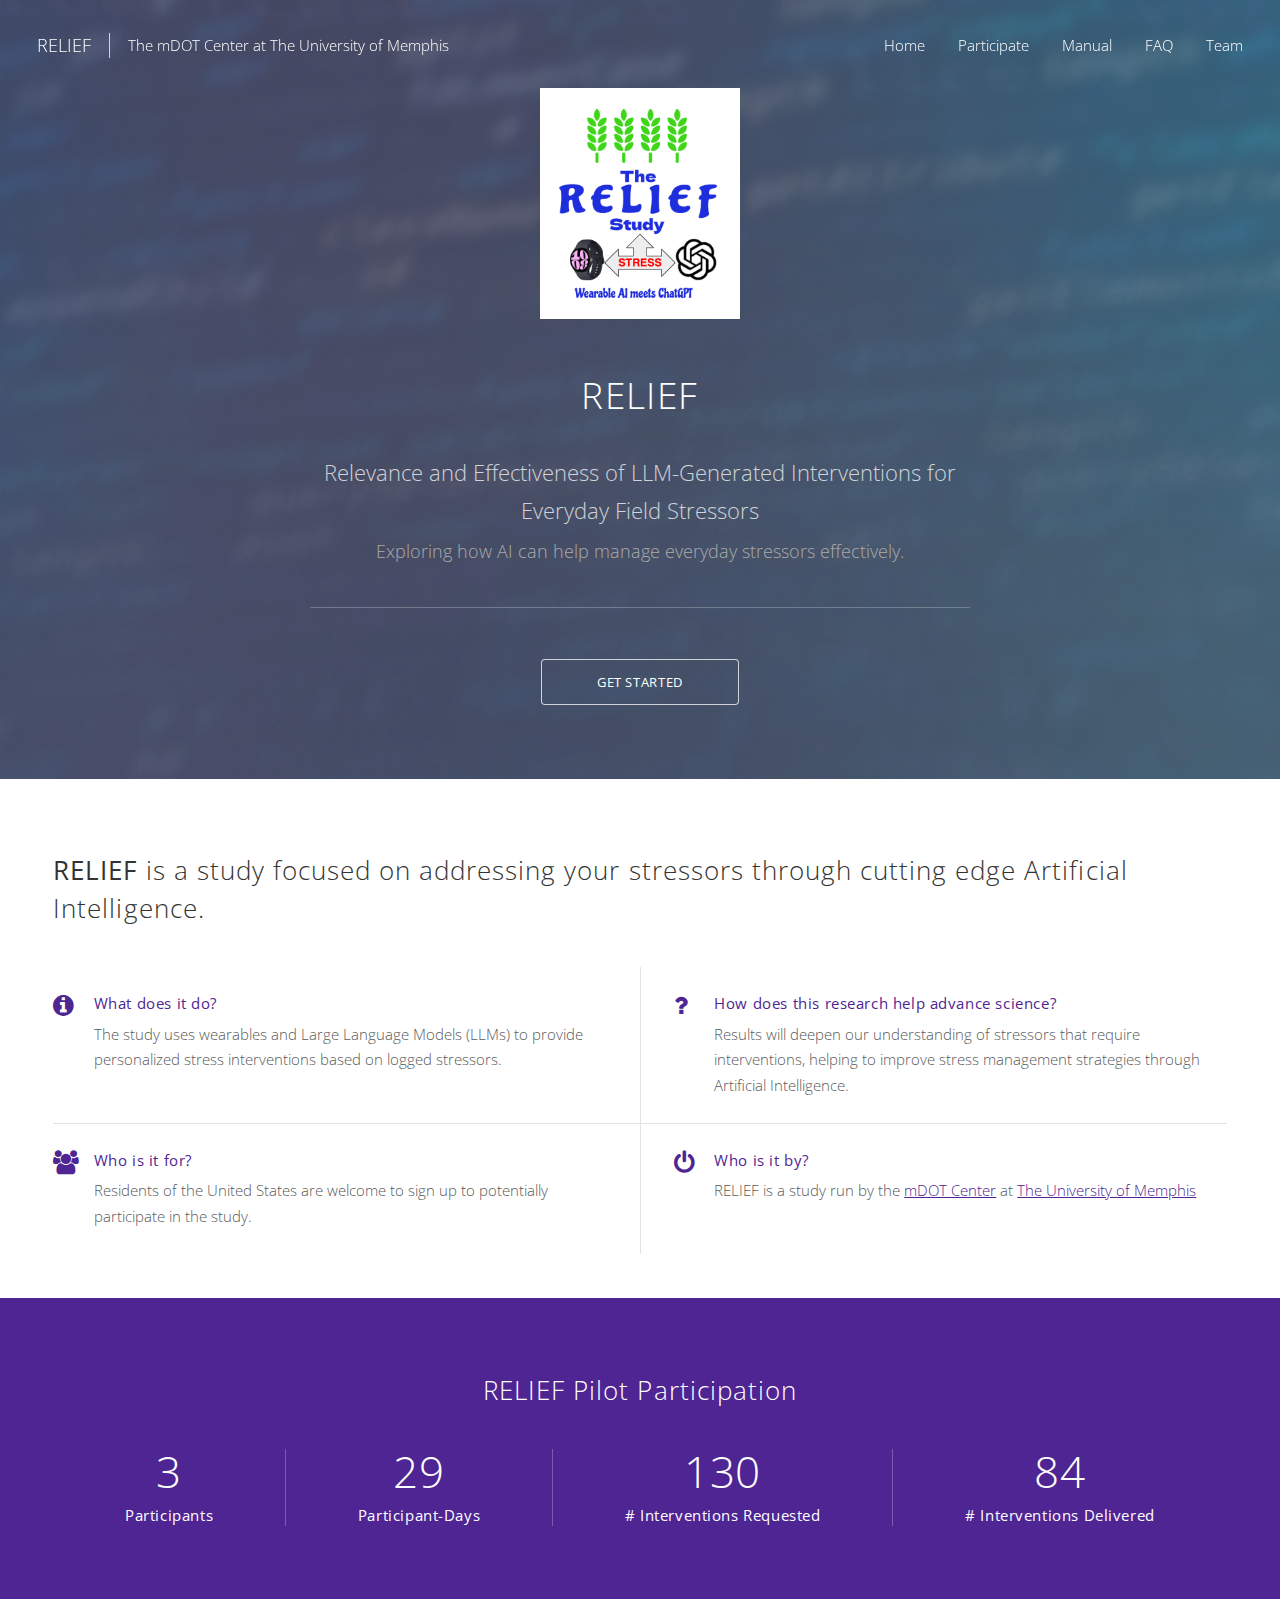
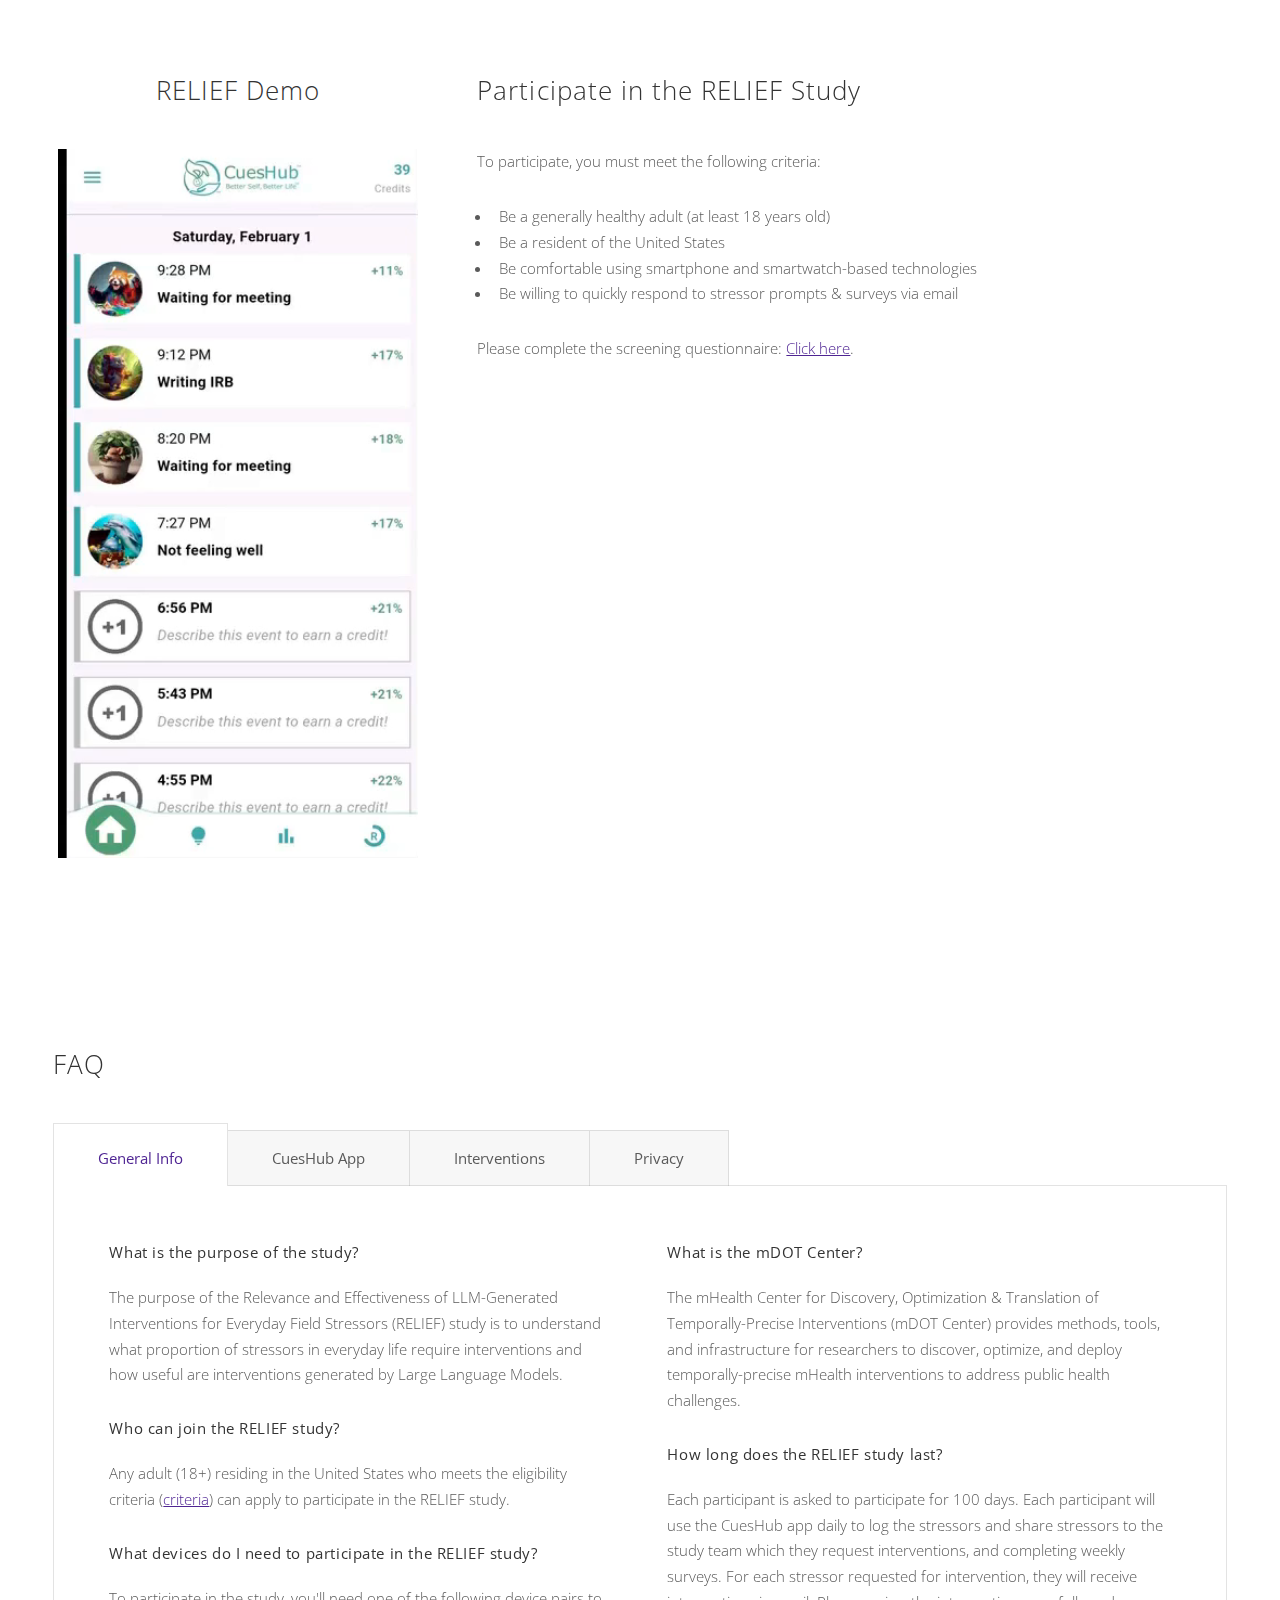
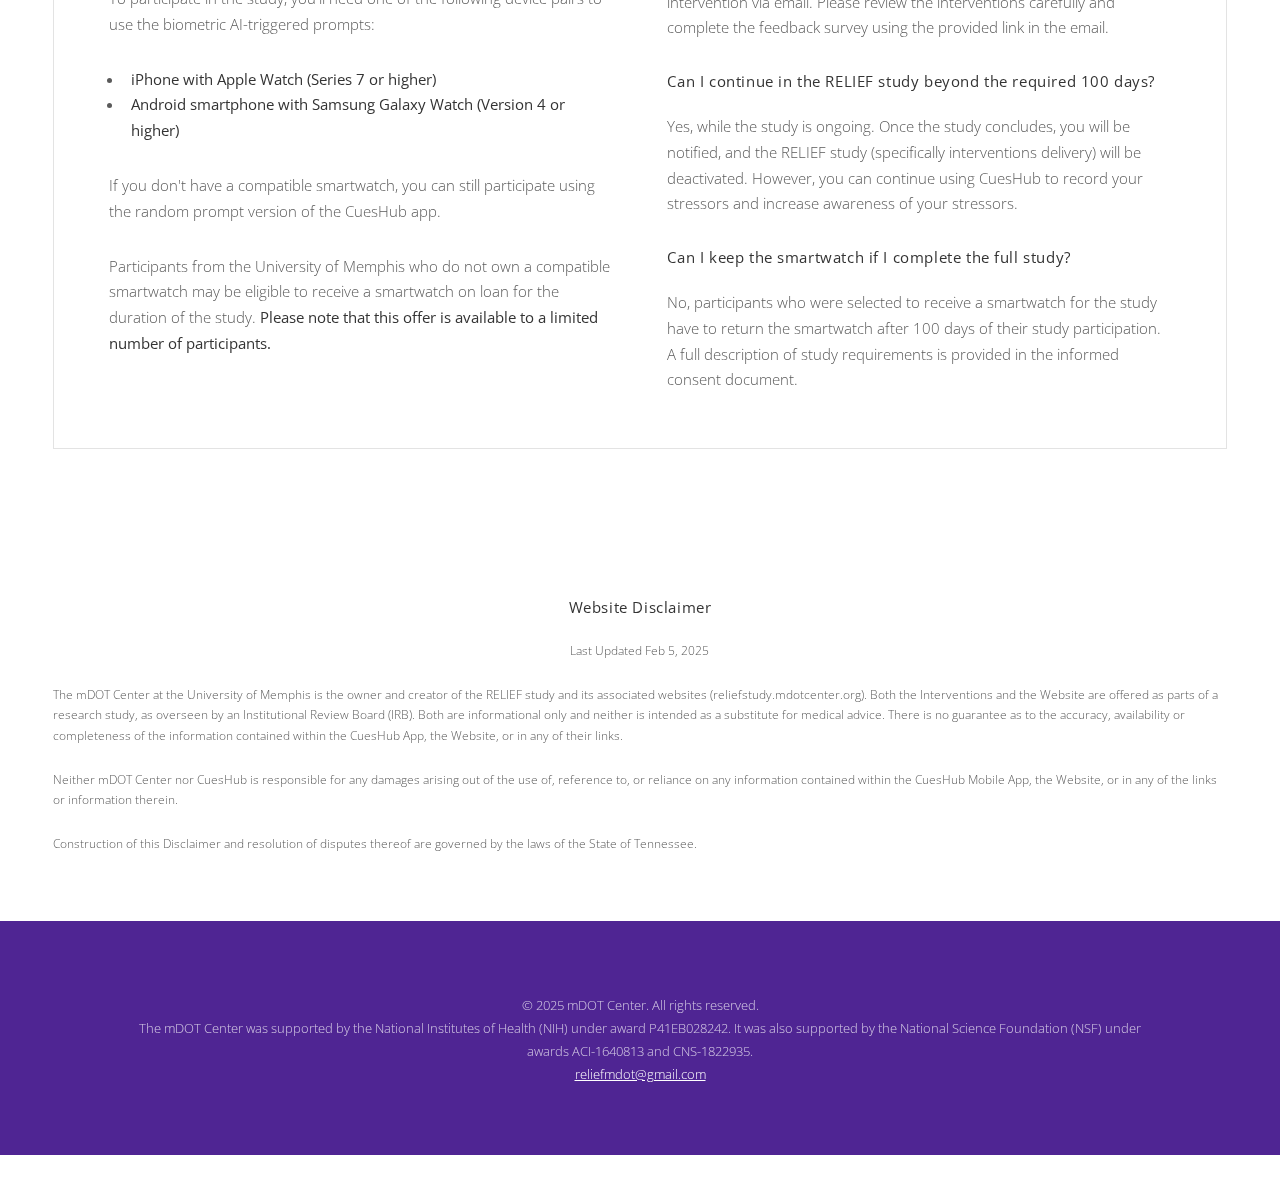
<file: index.html>
<!DOCTYPE HTML>
<!--
	Telemetry by Pixelarity
	pixelarity.com | hello@pixelarity.com
	License: pixelarity.com/license
-->
<html>
	<head>

		<!-- Global site tag (gtag.js) - Google Analytics -->
		<!-- Google tag (gtag.js) -->
<script async src="https://www.googletagmanager.com/gtag/js?id=G-DK0X26N60K"></script>
<script>
  window.dataLayer = window.dataLayer || [];
  function gtag(){dataLayer.push(arguments);}
  gtag('js', new Date());

  gtag('config', 'G-DK0X26N60K');
</script>

		<title>RELIEF by mDOT Center</title>
		<meta charset="utf-8" />

		<!-- <meta property="og:image" content="https://RELIEF.md2k.org/images/downloadMContainSmall.jpg"> -->
		<meta property="og:title" content="RELIEF">

		<meta property="og:url" content="http://reliefstudy.mdotcenter.org/">
		<meta property="og:description" content="Relevance and Effectiveness of LLM-Generated Interventions for Everyday Field Stressors">
		<meta property="og:video:url" content="http://RELIEF.md2k.org/images/RELIEFDemo1.mp4">
		<meta property="og:video:secure_url" content="https://RELIEF.md2k.org/images/RELIEFDemo1.mp4">
		<meta property="og:locale" content="en_US">
		<meta property="og:type" content="website">
		<meta property="og:image" content="http://reliefstudy.mdotcenter.org/images/logo.png">
		<meta name="twitter:card" content="summary">
		<meta name="twitter:url" content="http://reliefstudy.mdotcenter.org/">
		<meta name="twitter:title" content="RELIEF">
		<meta name="twitter:description" content="Relevance and Effectiveness of LLM-Generated Interventions for Everyday Field Stressors">
		<!-- <meta property="twitter:image" content="https://RELIEF.md2k.org/images/RELIEFLogo300px.png"> -->
		<meta name="google-play-app" content="app-id=org.md2k.RELIEF">
		<meta name="author" content="mDOT Center at The University of Memphis">

		<link rel="icon" href="images/logo.png" type="image/x-icon">
		<meta name="viewport" content="width=device-width, initial-scale=1" />
		<!--[if lte IE 8]><script src="assets/js/ie/html5shiv.js"></script><![endif]-->
		<link rel="stylesheet" href="assets/css/main.css" />
		<!--[if lte IE 8]><link rel="stylesheet" href="assets/css/ie8.css" /><![endif]-->
		<!--[if lte IE 9]><link rel="stylesheet" href="assets/css/ie9.css" /><![endif]-->
		<script src="assets/js/jquery.min.js"></script>
		<script>
			$(document).ready(function () {
				// $.getJSON("https://odin.md2k.org/app_api/stats", function(data) {
					// $.getJSON("http://deep-md2k.uom.memphis.edu/stats.json", function(data) {
						$.getJSON("/stats.json", function(data1) {
					// http://deep-md2k.uom.memphis.edu/stats.json
					console.log(data1);
					var current_data=data1;

					$('#participants').text(current_data['participants']);
					$('#participant_days').text(current_data['participant_days']);
					$('#recorded_stressors').text(current_data['recorded_stressors']);
					$('#intervention_delivered').text(current_data['intervention_delivered']);

				})
			});
		</script>
	</head>
	<body id="top">

		<!-- Header -->
			<header id="header" class="alt">

				<!-- Logo -->
					<div class="logo">
						<a href="index.html">RELIEF</a><span> The <a href="https://mdotcenter.org/" target="_blank">mDOT Center</a> at <a href="https://www.memphis.edu" target="_blank">The University of Memphis</a> </span>
					</div>


				<!-- Nav -->
					<nav id="nav">
						<ul>
							<li><a href="index.html">Home</a></li>
							<li><a href="index.html#participate">Participate</a></li>
							<li><a href="manual.pdf">Manual</a></li>
							<li><a href="index.html#FAQ">FAQ</a></li>
						<!--<li><a href="terms.html">Terms</a></li>-->
							<li><a href="team.html">Team</a></li>
						</ul>
					</nav>

			</header>

		<!-- Banner -->
			<section id="banner">
				<div class="inner">
					<p style="text-align: center;"><img src="images/logo.png" alt="" style="width: 200px;" /></p>
					<h1>RELIEF</h1>
					<p>Relevance and Effectiveness of LLM-Generated Interventions for Everyday Field Stressors<br />
					<span style="font-size: 80%; color: #aaaaaa;">Exploring how AI can help manage everyday stressors effectively.</span></p>
					<ul class="actions">
						<li><a href="#one" class="button wide scrolly">Get Started</a></li>
					</ul>
				</div>
			</section>


		<!-- One -->
			<section id="one" class="wrapper">
				<a id="App"></a>
				<div class="inner">
						<h2><strong>RELIEF</strong> is a study focused on addressing your stressors through cutting edge Artificial Intelligence.</h2>

						<section>
							<h2></h2>
							<div class="features">
								<article class="icon fa-info-circle">
									<h3>What does it do?</h3>
									<p>The study uses wearables and Large Language Models (LLMs) to provide personalized stress interventions based on logged stressors.</p>
								</article>
								<article class="icon fa-question">
									<h3>How does this research help advance science?</h3>
									<p>Results will deepen our understanding of stressors that require interventions, helping to improve stress management strategies through Artificial Intelligence.</p>
								</article>
								<article class="icon fa-users">
									<h3>Who is it for?</h3>
									<p>Residents of the United States are welcome to sign up to potentially participate in the study.</p>
								</article>
								<article class="icon fa-power-off">
									<h3>Who is it by?</h3>
									<p>RELIEF is a study run by the <a href="https://mdotcenter.org/" target="_blank">mDOT Center</a> at <a href="https://www.memphis.edu" target="_blank">The University of Memphis</a> </p>
								</article>
							</div>
						</section>
					</div>
			</section>

		<!-- Two -->
			<section id="two" class="wrapper style1 special">
				<a id="Data"></a>
				<div class="inner">
					<h2>RELIEF Pilot Participation</h2>
						<div class="stats">
							<article>
								<h3><span id="participants"></span>Participants</h3>
							</article>
							<article>
								<h3><span id="participant_days"></span>Participant-Days</h3>
							</article>
							<article>
								<h3><span id="recorded_stressors"></span># Interventions Requested</h3>
							</article>
							<article>
								<h3><span id="intervention_delivered"></span> # Interventions Delivered</h3>

							</article>
						</div>
				</div>
			</section>

			<!-- Word Cloud Section -->
<!-- Include jQuery -->


<!-- Word Cloud Section -->
 
<!-- 
<section id="wordcloud-section" class="wrapper style1 special">
    <div class="inner">
        <h2 style="text-align: center; font-size: 32px; font-family: 'Arial', sans-serif; color:white; font-weight: bold;">
            Stressors and their Locations for Which Interventions Were Requested
        </h2>
        
        <div style="display: flex; justify-content: center; gap: 50px; flex-wrap: wrap;">
            
            <div style="flex: 1; min-width: 400px; max-width: 500px;">
                <h3 style="text-align: center; font-size: 32px; font-family: 'Arial', sans-serif; color:white; font-weight: bold;">
                    Stressors
                </h3>
                <img id="wordcloud-stressors" src="stressors_wordcloud.jpg" width="500" height="500" alt="Stressors Word Cloud" />
            </div>

            <div style="flex: 1; min-width: 400px; max-width: 500px;">
                <h3 style="text-align: center; font-size: 32px; font-family: 'Arial', sans-serif; color:white; font-weight: bold;">
                    Locations
                </h3>
                <img id="wordcloud-locations" src="locations_wordcloud.jpg" width="500" height="500" alt="Locations Word Cloud" />
            </div>
        </div>
    </div>
</section>
-->

<!-- Load WordCloud Library -->

<!-- <section id="wordcloud-section" class="wrapper style1 special" >
	<div class="inner">
		<h2 style="text-align: center; font-size: 32px; font-family: 'Arial', sans-serif; color: white; font-weight: bold;">
		Different types of interventions that can be expected in the study
		</h2>

		
		<div style="display: flex; justify-content: center; align-items: center; background-color: white;  max-width: 700px; margin: auto;">
			<img id="wordcloud" src="topics_wordcloud.jpg" width="800" height="400" alt="topics word clouds framework" style="display: block; max-width: 80%; height: auto;" />
		</div>
	</div>
</section> -->


		<!-- Three -->
			<section id="participate" class="wrapper">
				<div class="inner">
				<div class="split style1 centered">
						<section>
							<h2 style="text-align: center;">RELIEF Demo</h2>
								<div style="text-align:center;">
									<video width="360" autoplay loop muted playsinline>
									<source src="images/demo.mp4" type="video/mp4">
									</video>
								</div>
						</section>

						<section>
							<div class="inner style1">
								<h2>Participate in the RELIEF Study</h2>
								<p>To participate, you must meet the following criteria:</p>
								<ul>
									<li>Be a generally healthy adult (at least 18 years old)</li>
									<li>Be a resident of the United States</li>
									<li>Be comfortable using smartphone and smartwatch-based technologies</li>
									<li>Be willing to quickly respond to stressor prompts & surveys via email</li>
								</ul>
								<p>Please complete the screening questionnaire: <a href="ahttps://rb.gy/9wo51e" target="_blank">Click here</a>.</p>

								<!--<iframe width="630" height="400" src="https://www.youtube.com/embed/ZMhHS0H7IGg" frameborder="0" allowfullscreen></iframe> -->
								<iframe width="630" height="400" src="https://www.youtube.com/embed/opBcsA8W4-8" frameborder="0" allowfullscreen></iframe>

							</div>
						</section>
				</div>
			</div>
		</sect	ion>

		<section id="FAQ" class="wrapper">
			<div class="inner">
				<h2 style="margin-top: 3em;">FAQ</h2>
				<ul class="tabs">
					<li>
						<h3>General Info</h3>
						<div class="split">
							<div class="content">
								<h4>What is the purpose of the study?</h4>
								<p>The purpose of the Relevance and Effectiveness of LLM-Generated Interventions for Everyday Field Stressors (RELIEF) study is to understand what proportion of stressors in everyday life require interventions and how useful are interventions generated by Large Language Models. </p>
		
								<h4>Who can join the RELIEF study?</h4>
								<p>Any adult (18+) residing in the United States who meets the eligibility criteria (<a href="#participate">criteria</a>) can apply to participate in the RELIEF study.</p>
		

								<h4>What devices do I need to participate in the RELIEF study?</h4>
								<p>To participate in the study, you'll need one of the following device pairs to use the biometric AI-triggered prompts:</p>
									<ul>
										<li><strong>iPhone with Apple Watch (Series 7 or higher)</strong></li>
										<li><strong>Android smartphone with Samsung Galaxy Watch (Version 4 or higher)</strong></li>
									</ul>
								<p>If you don't have a compatible smartwatch, you can still participate using the random prompt version of the CuesHub app.</p>

								<p>Participants from the University of Memphis who do not own a compatible smartwatch may be eligible to receive a smartwatch on loan for the duration of the study. <b>Please note that this offer is available to a limited number of participants.</b></p>

								
							</div>
							<div class="content">
								<h4>What is the mDOT Center?</h4>
								<p>The mHealth Center for Discovery, Optimization & Translation of Temporally-Precise Interventions (mDOT Center) provides methods, tools, and infrastructure for researchers to discover, optimize, and deploy temporally-precise mHealth interventions to address public health challenges.</p>
		
								<h4>How long does the RELIEF study last?</h4>
								<p>Each participant is asked to participate for 100 days. Each participant will use the CuesHub app daily to log the stressors and share stressors to the study team which they request interventions, and completing weekly surveys. For each stressor requested for intervention, they will receive intervention via email. Please review the interventions carefully and complete the feedback survey using the provided link in the email.
								</p>

								<h4>Can I continue in the RELIEF study beyond the required 100 days?</h4>
								<p>Yes, while the study is ongoing. Once the study concludes, you will be notified, and the RELIEF study (specifically interventions delivery) will be deactivated. However, you can continue using CuesHub to record your stressors and increase awareness of your stressors.</p>
		
								<h4>Can I keep the smartwatch if I complete the full study?</h4>
								<p>No, participants who were selected to receive a smartwatch for the study have to return the smartwatch after 100 days of their study participation. A full description of study requirements is provided in the informed consent document.</p>
							</div>
						</div>
					</li>
		
					<li>
						<h3>CuesHub App</h3>
						<div class="split">
							<div class="content">
								<h4>How do I install the app?</h4>
								<!--<p>Please download the CuesHub app from the App Store (iOS) or Play Store (Android). Visit this <a href="https://www.cueshub.com/apps" target="_blank">CuesHub</a> link for detailed installation instructions.</p>-->
								
								
								<p>Please download the CuesHub app from the App Store (iOS) or the Play Store (Android). For detailed installation instructions, visit the <a href="https://www.cueshub.com/apps">CuesHub installation guide</a>.</p>
										
								<h4>How do I use the app?</h4>
								<p>You will receive prompts on your smartphone and smartwatch (if applicable) throughout the day. Use the CuesHub app on your smartphone to log and rate your events. If you want to receive an intervention, click the second icon at the top right of the app screen and share the event details with the study team at reliefmdot@gmail.com.</p>
		
								<h4>How do I share the weekly memory?</h4>
								<p>Follow the same process as logging stress events in the app. Click the second icon at the top right and send the details to reliefmdot@gmail.com.</p>

								<!--<h4>Can I use my own smartwatch for the RELIEF study?</h4>
								<p>Yes, if your smartwatch is compatible with the CuesHub app, you can use it for the RELIEF study.</p>-->
							</div>
							<div class="content">
								<h4>Does the CuesHub app use my cellular data?</h4>
								<p>Yes. The app sends a small amount of data to the server for logging events. Data rates may apply depending on your cellular plan.</p>
		
								<h4>Can I annotate episodes later?</h4>
								<p>Yes, but we recommend annotating as soon as you receive a notification to ensure accuracy in recalling stress events.</p>
		
								<h4>What if I can't recall the stressor?</h4>
								<p>You can enter "Can't recall," but requesting interventions for these episodes may limit the quality of the interventions.</p>
		
								
								<!--<h4>Terms of the use for the CuesHub App. </h4>
								<p>Please visit  <a href="https://www.cueshub.com/terms" target="_blank">CuesHub Terms of Use</a>.</p>-->

								<h4>Privacy Policy of the CuesHub App.</h4>
								<p>Please visit  <a href="https://www.cueshub.com/privacy" target="_blank">CuesHub Privacy Policy</a>.</p>

							</div>
						</div>
					</li>
		
					<li>
						<h3>Interventions</h3>
						<div class="split">
							<div class="content">
								<h4>How are interventions delivered?</h4>
								<p>After sharing your stressor via the CuesHub app, you will receive an intervention via email within a few hours. Each email will include a Qualtrics link for you to rate the intervention.</p>
		
								<h4>How are interventions generated?</h4>
								<p>We use state-of-the-art Large Language Models (LLMs) to generate interventions.</p>
							</div>
							<div class="content">
								<h4>What information is used to generate interventions?</h4>
								<p>We only use your stressors and locations, as you have typed and shared with us. However, we strongly encourage you not to include sensitive personal details such as specific names or addresses when reporting stressors or locations.</p>
							</div>
						</div>
					</li>
		
					<li>
						<h3>Privacy</h3>
						<div class="split">
							<div class="content">
								<h4>Does the RELIEF study collect or share personally identifying information?</h4>
								<p>We collect identifiable contact information (e.g., name, email) to send interventions and weekly surveys. This information is not shared outside the study team and is not included in research data.</p>
		
								<p>We <b>only collect and use</b> de-identified semantic locations (e.g., "home," "workplace") when sharing data more broadly.</p>
		
								<p>More details on privacy and confidentiality are in the informed consent document.</p>
							</div>
							<div class="content">
								<h4>What data does the RELIEF study collect?</h4>
								<p>The RELIEF study collects only the stressor and location data you share through the CuesHub app. This information is used to generate interventions delivered via email.</p>
		
								<h4>Who has access to the collected data?</h4>
								<p>Only authorized researchers on the study team have access to the data. A de-identified dataset may be publicly released for research purposes, but it will not include any personally identifying information.</p>
		
								<h4>What will the data be used for?</h4>
								<p>Your contact information will only be used for study-related communication. Research data will be used for scientific progress and publication of study results. Please refer to the informed consent document for details on data usage and sharing.</p>
							</div>
						</div>
					</li>
				</ul>
			</div>
		</section>

			<section id="five" class="wrapper">
				<div class="inner">
					<h4 style="text-align: center">Website Disclaimer</h4>
					<p style="text-align: center; font-size:0.8em;">Last Updated Feb 5, 2025</p>

					<p style="font-size:0.8em;">The mDOT Center at the University of Memphis is the owner and creator of the RELIEF study and its
						associated websites (reliefstudy.mdotcenter.org). Both the Interventions and the Website are
						offered as parts of a research study, as overseen by an Institutional Review Board (IRB). Both
						are informational only and neither is intended as a substitute for medical advice. There is no
						guarantee as to the accuracy, availability or completeness of the information contained within the
						CuesHub App, the Website, or in any of their links.</p>
					<p style="font-size:0.8em;">Neither mDOT Center nor CuesHub is responsible for any damages arising out of the
						use of, reference to, or reliance on any information contained within the CuesHub Mobile App, the
						Website, or in any of the links or information therein.</p>
					<p style="font-size:0.8em;">Construction of this Disclaimer and resolution of disputes thereof are governed by the laws of
						the State of Tennessee.</p>
				</div>
			</section>


			<footer id="footer">
						<p style="text-align: center; font-size: small; margin-left: 10%; margin-right: 10%;">&copy; 2025 mDOT Center. All rights reserved. <br />
							The mDOT Center was supported by the National Institutes of Health (NIH) under award P41EB028242. It was also supported by the National Science Foundation (NSF) under awards ACI-1640813 and CNS-1822935.<br />
					<a href="mailto:reliefmdot@gmail.com" style="color: #ffffff;">reliefmdot@gmail.com</a></p>
				</footer>

		<!-- Scripts -->
			<script src="assets/js/jquery.min.js"></script>
			<script src="assets/js/jquery.dropotron.min.js"></script>
			<script src="assets/js/jquery.scrollex.min.js"></script>
			<script src="assets/js/jquery.scrolly.min.js"></script>
			<script src="assets/js/jquery.selectorr.min.js"></script>
			<script src="assets/js/skel.min.js"></script>
			<script src="assets/js/util.js"></script>
			<!--[if lte IE 8]><script src="assets/js/ie/respond.min.js"></script><![endif]-->
			<script src="assets/js/main.js"></script>

	</body>

</html>
</file>
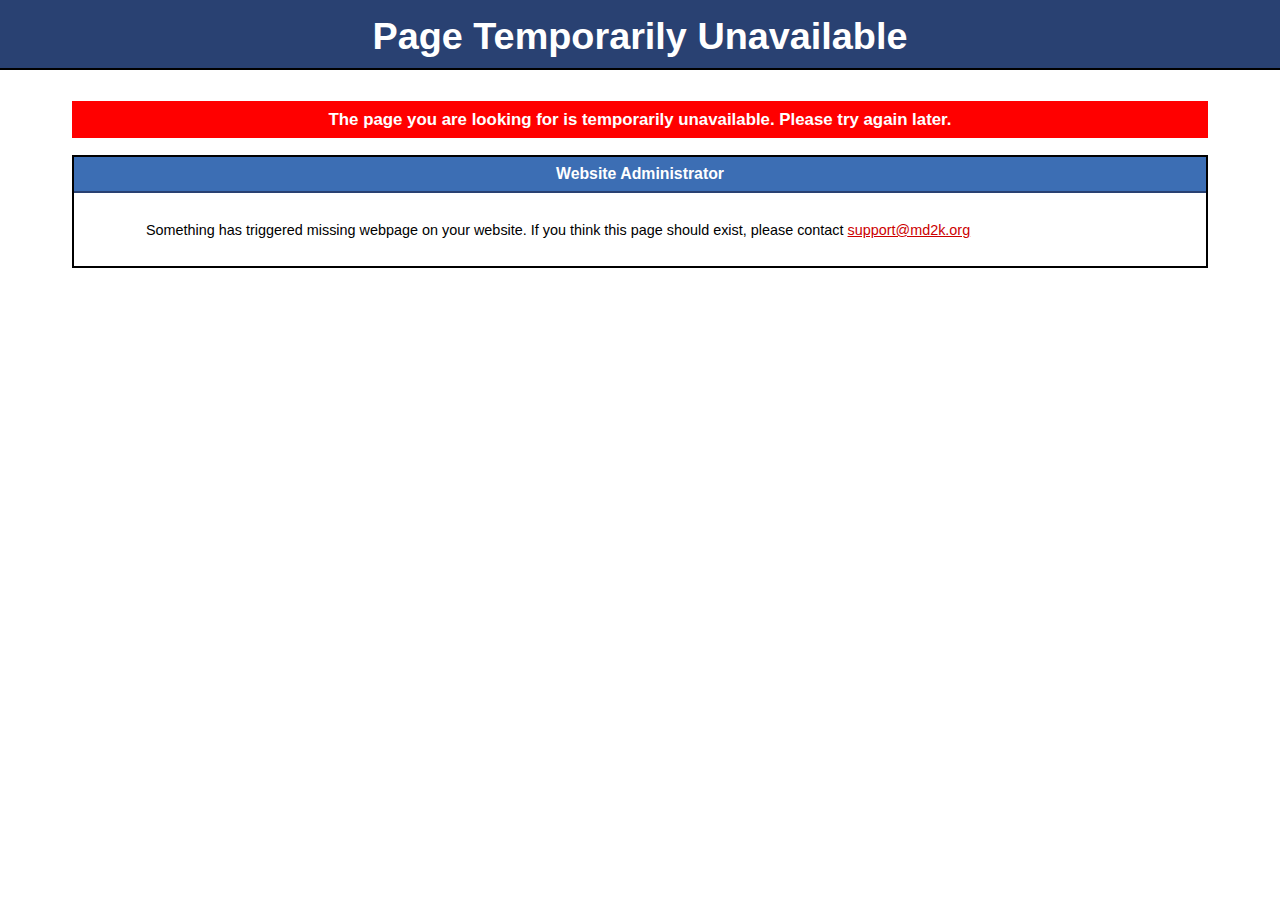
<file: 50x.html>
<!DOCTYPE html PUBLIC "-//W3C//DTD XHTML 1.1//EN" "http://www.w3.org/TR/xhtml11/DTD/xhtml11.dtd">

<html xmlns="http://www.w3.org/1999/xhtml" xml:lang="en">
    <head>
        <!-- Global site tag (gtag.js) - Google Analytics -->
        <script async src="https://www.googletagmanager.com/gtag/js?id=G-7NGD19FCGC"></script>
        <script>
          window.dataLayer = window.dataLayer || [];
          function gtag(){dataLayer.push(arguments);}
          gtag('js', new Date());

          gtag('config', 'G-7NGD19FCGC');
        </script>

        <title>The page is temporarily unavailable</title>
        <meta http-equiv="Content-Type" content="text/html; charset=UTF-8" />
        <style type="text/css">
            /*<![CDATA[*/
            body {
                background-color: #fff;
                color: #000;
                font-size: 0.9em;
                font-family: sans-serif,helvetica;
                margin: 0;
                padding: 0;
            }
            :link {
                color: #c00;
            }
            :visited {
                color: #c00;
            }
            a:hover {
                color: #f50;
            }
            h1 {
                text-align: center;
                margin: 0;
                padding: 0.6em 2em 0.4em;
                background-color: #294172;
                color: #fff;
                font-weight: normal;
                font-size: 1.75em;
                border-bottom: 2px solid #000;
            }
            h1 strong {
                font-weight: bold;
                font-size: 1.5em;
            }
            h2 {
                text-align: center;
                background-color: #3C6EB4;
                font-size: 1.1em;
                font-weight: bold;
                color: #fff;
                margin: 0;
                padding: 0.5em;
                border-bottom: 2px solid #294172;
            }
            h3 {
                text-align: center;
                background-color: #ff0000;
                padding: 0.5em;
                color: #fff;
            }
            hr {
                display: none;
            }
            .content {
                padding: 1em 5em;
            }
            .alert {
                border: 2px solid #000;
            }

            img {
                border: 2px solid #fff;
                padding: 2px;
                margin: 2px;
            }
            a:hover img {
                border: 2px solid #294172;
            }
            .logos {
                margin: 1em;
                text-align: center;
            }
            /*]]>*/
        </style>
    </head>

    <body>
        <h1><strong>Page Temporarily Unavailable</strong></h1>

        <div class="content">

            <h3>The page you are looking for is temporarily unavailable.  Please try again later.</h3>

            <div class="alert">
                <h2>Website Administrator</h2>
                <div class="content">
                    <p>Something has triggered missing webpage on your
                    website. If you think this page should exist, please
                    contact <a href="mailto:support@md2k.org">support@md2k.org</a></p>
                </div>
            </div>

        </div>
    </body>
</html>
</file>
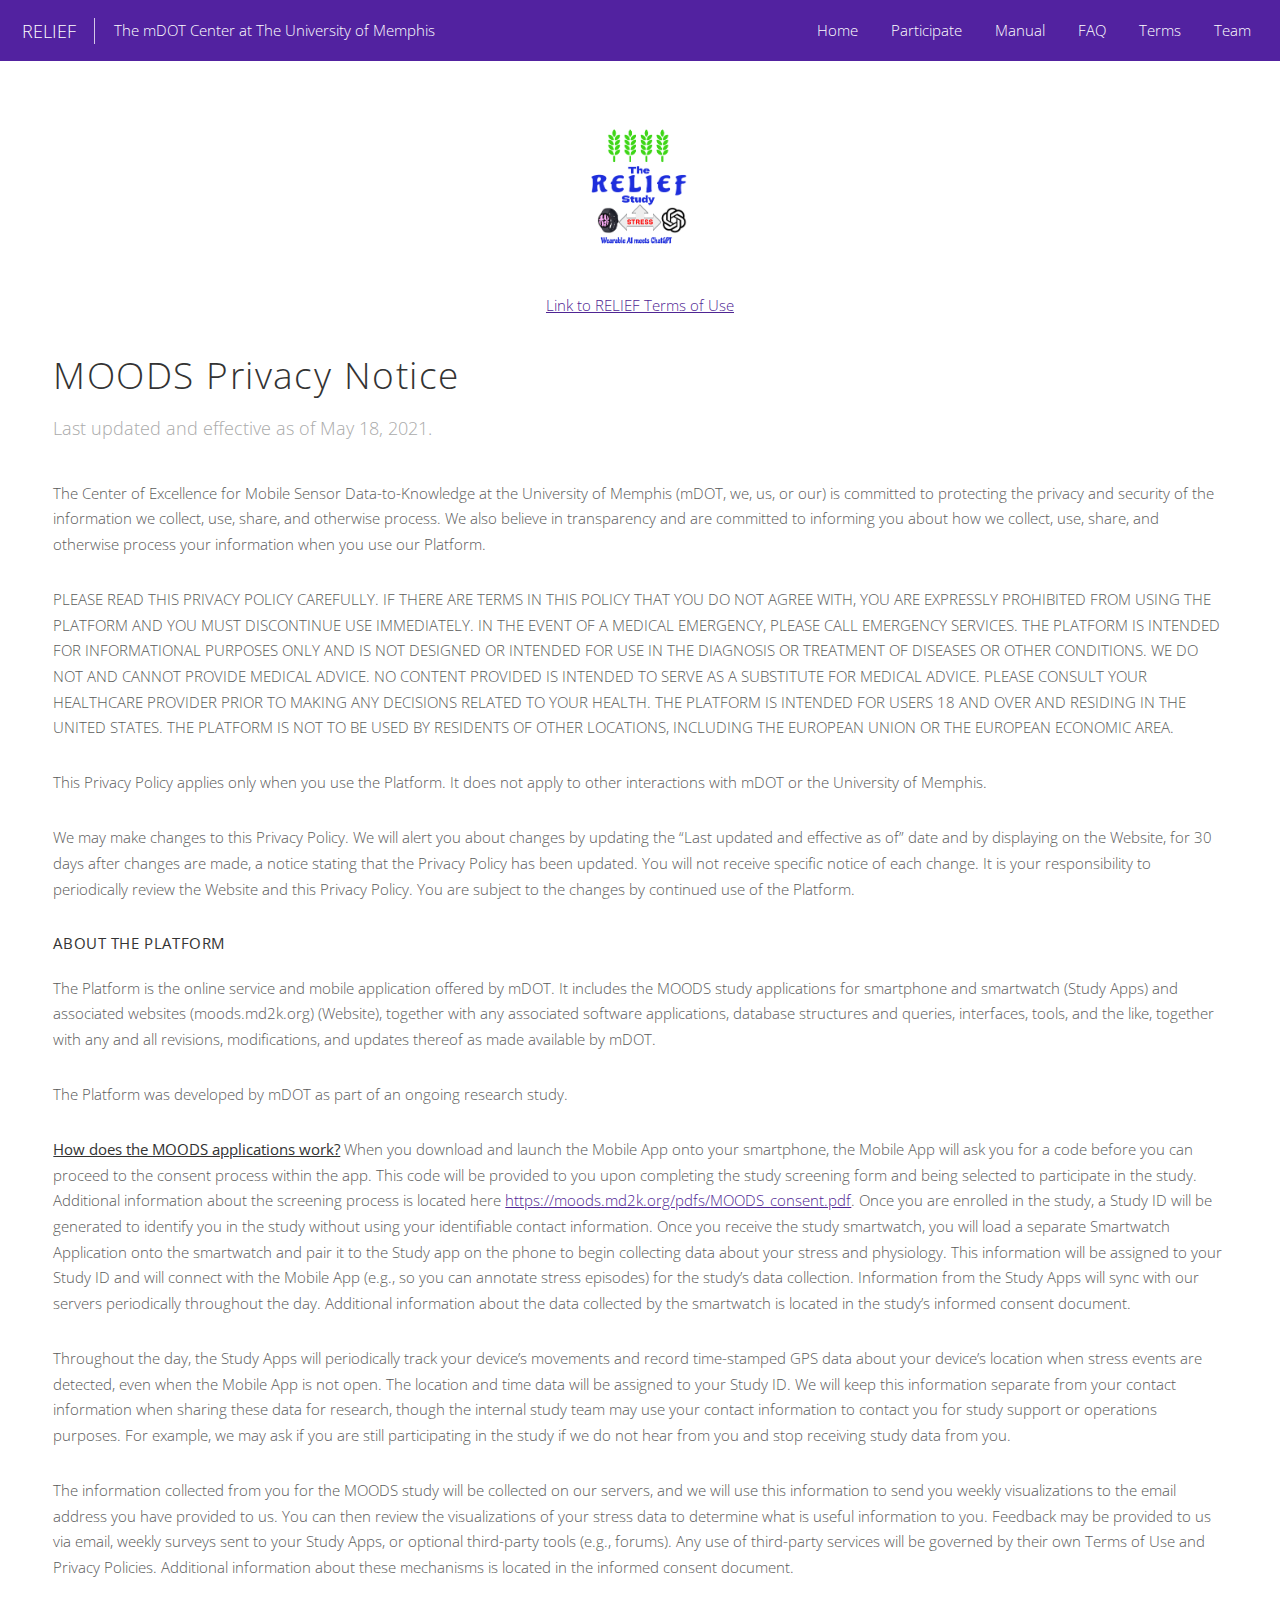
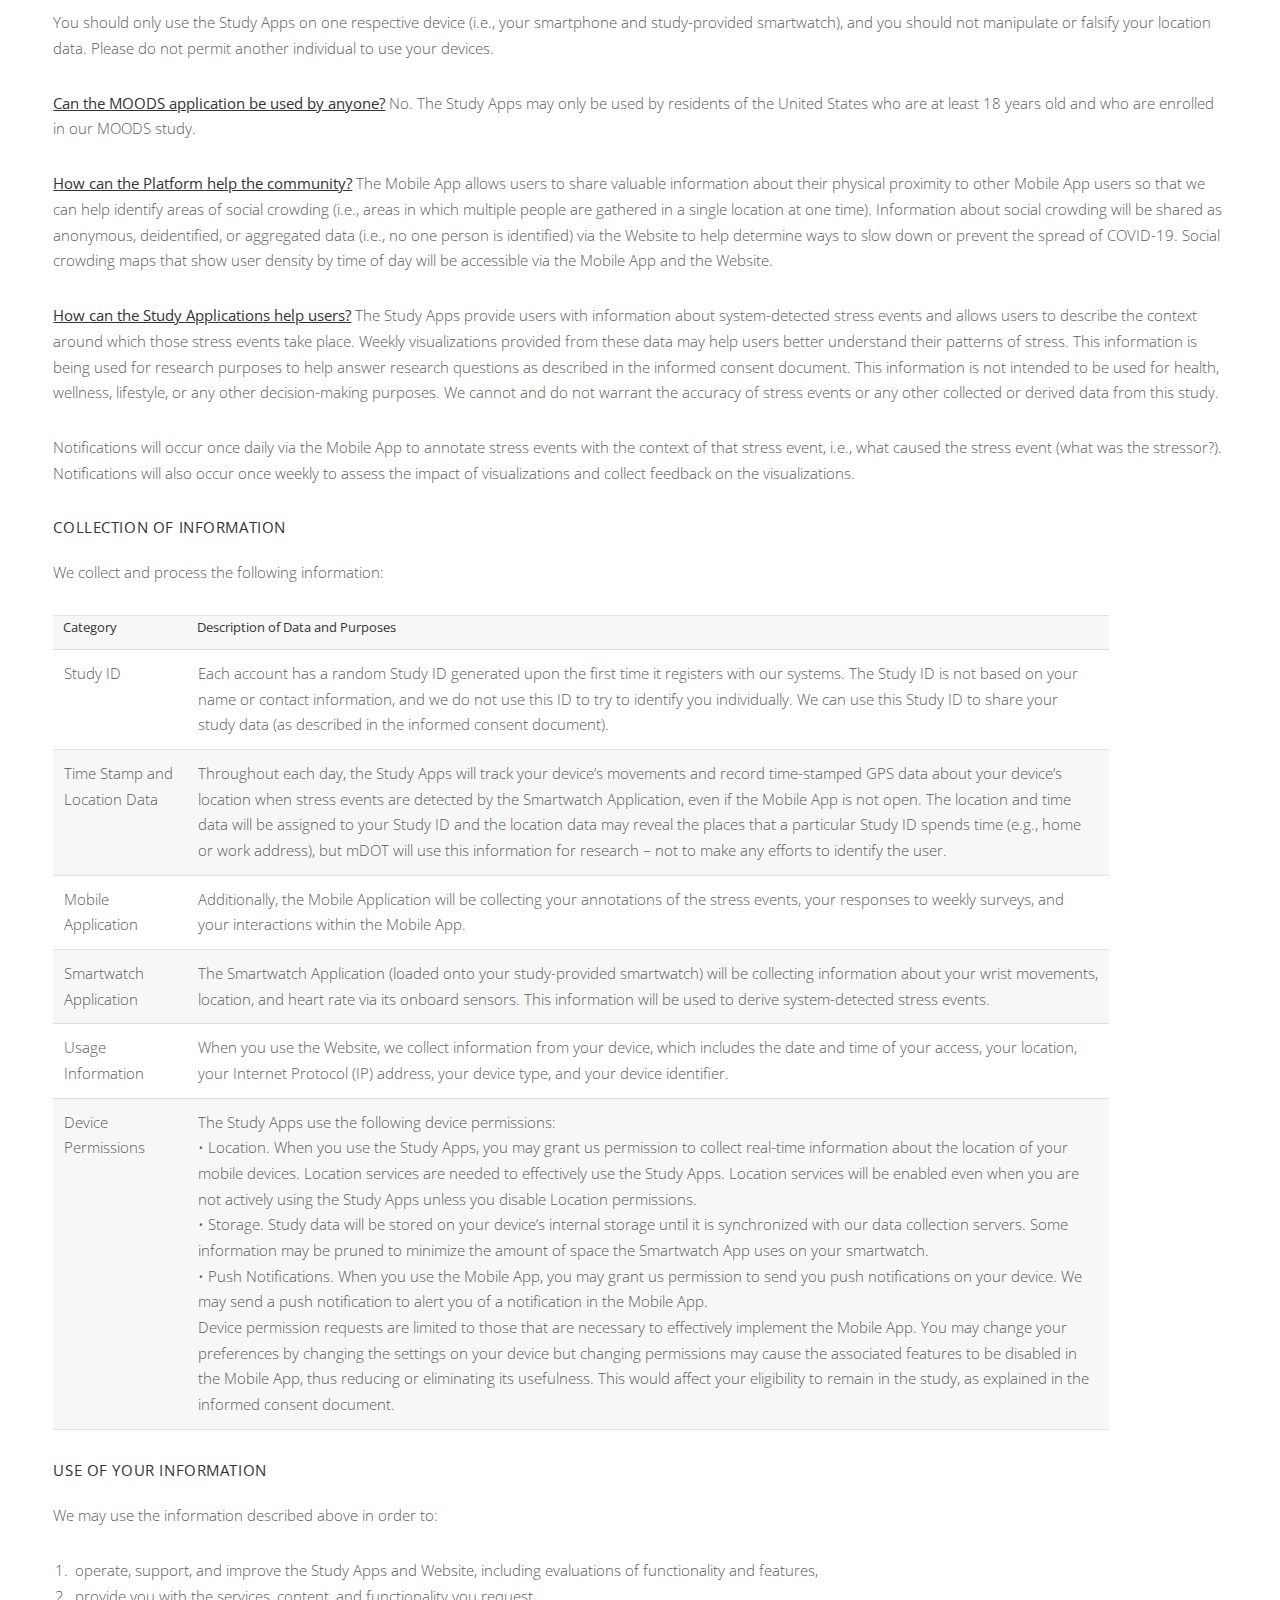
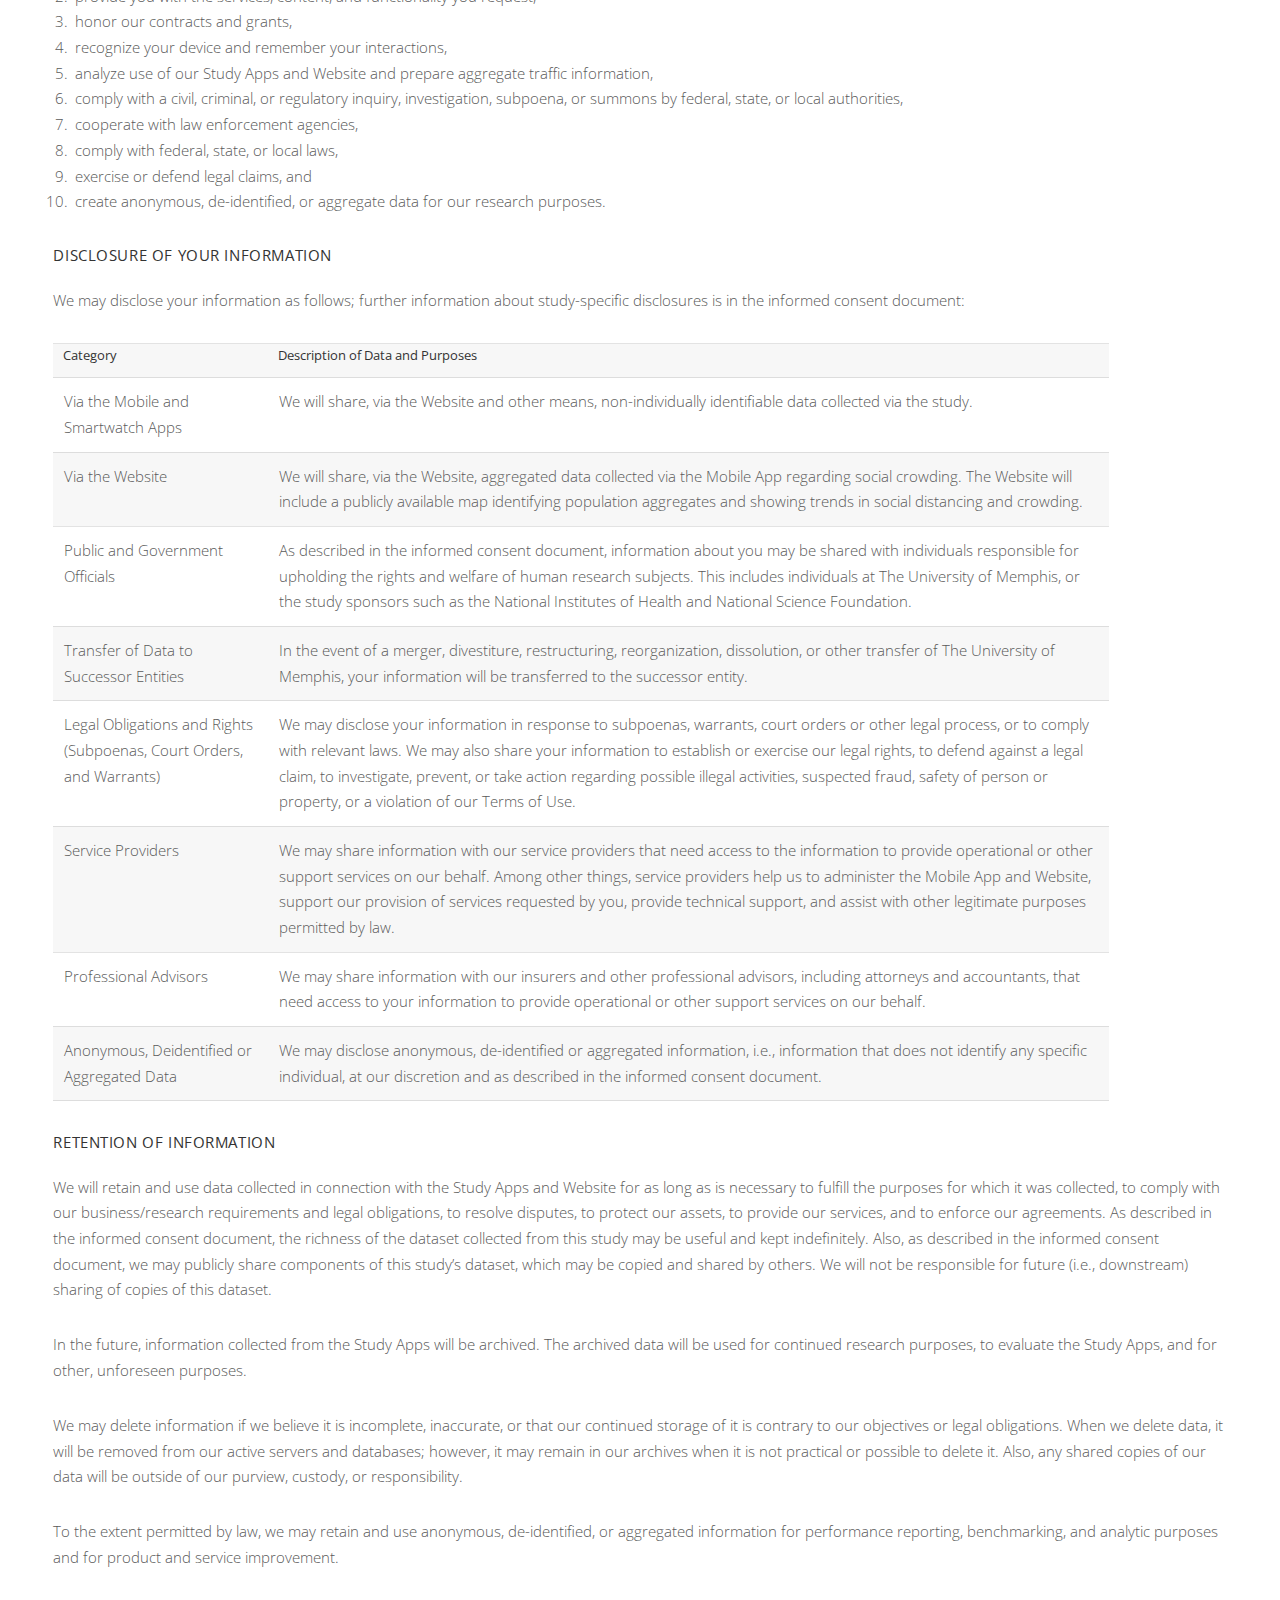
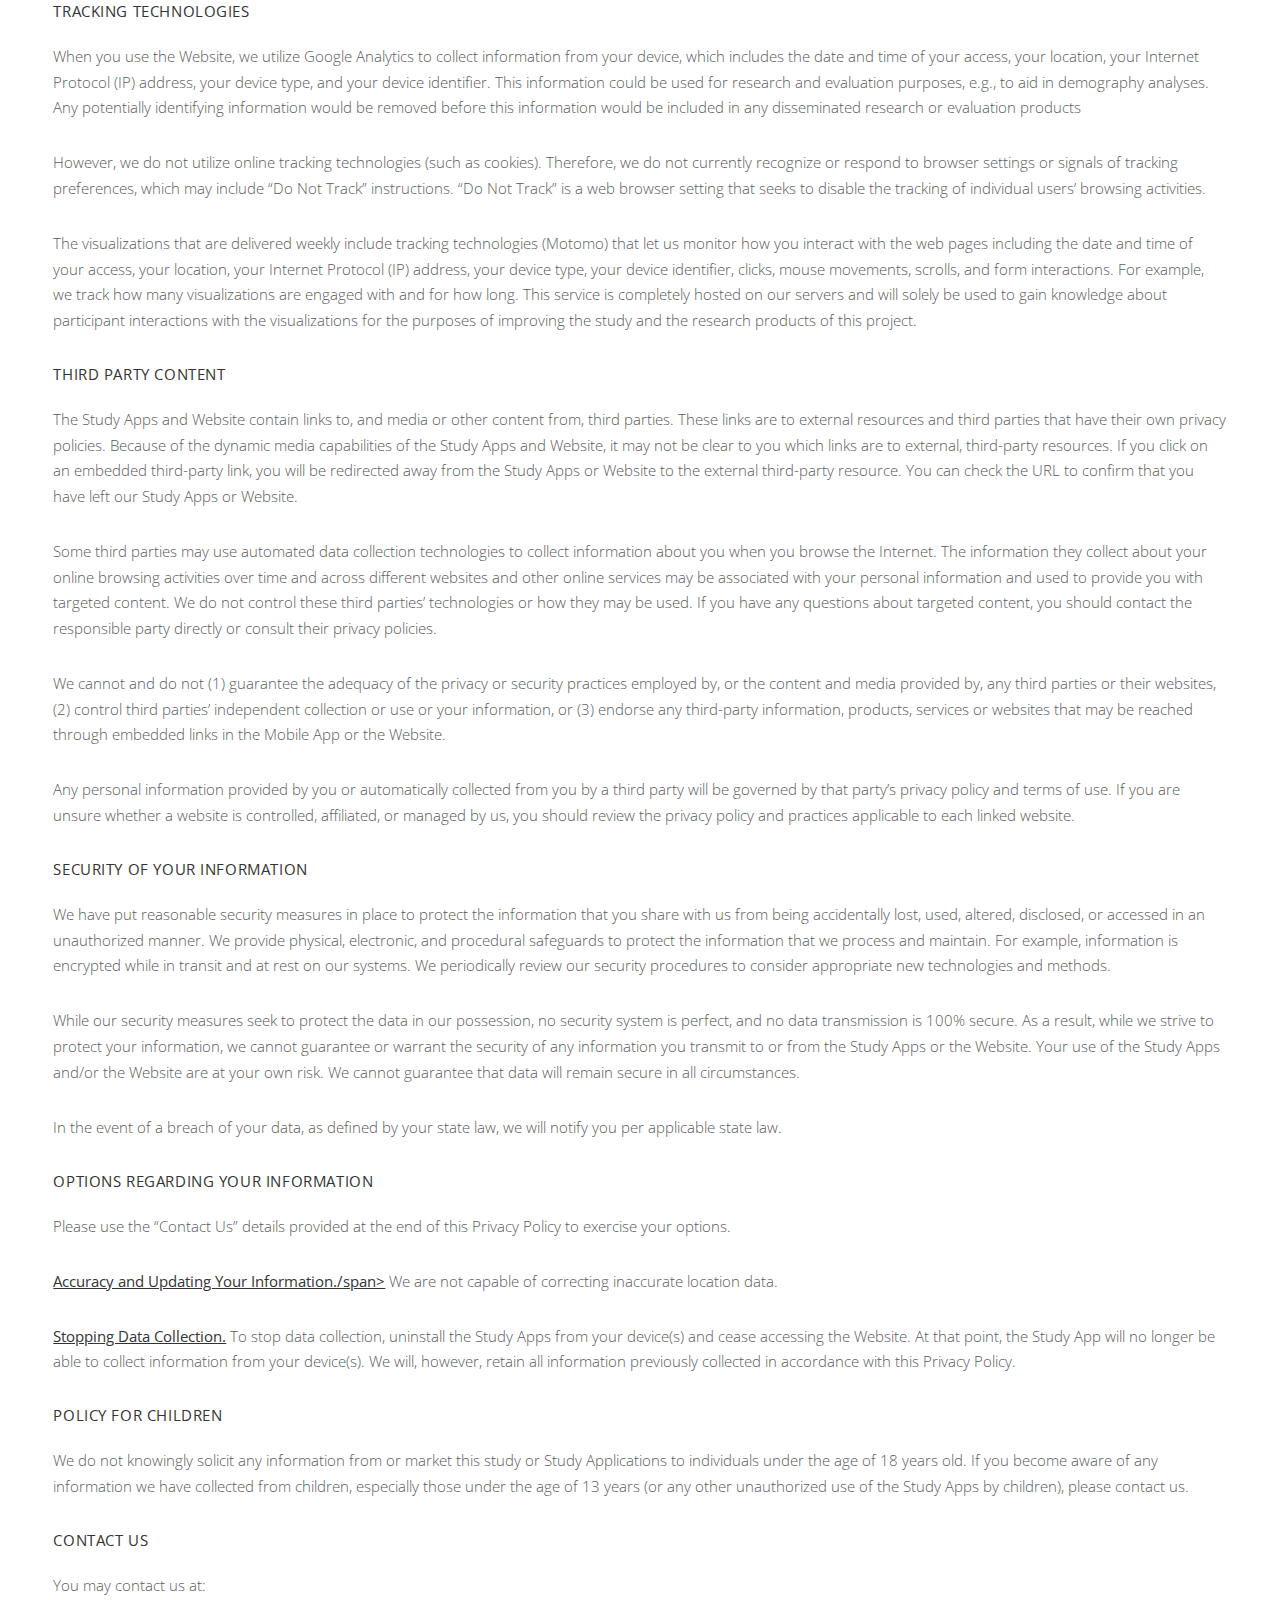
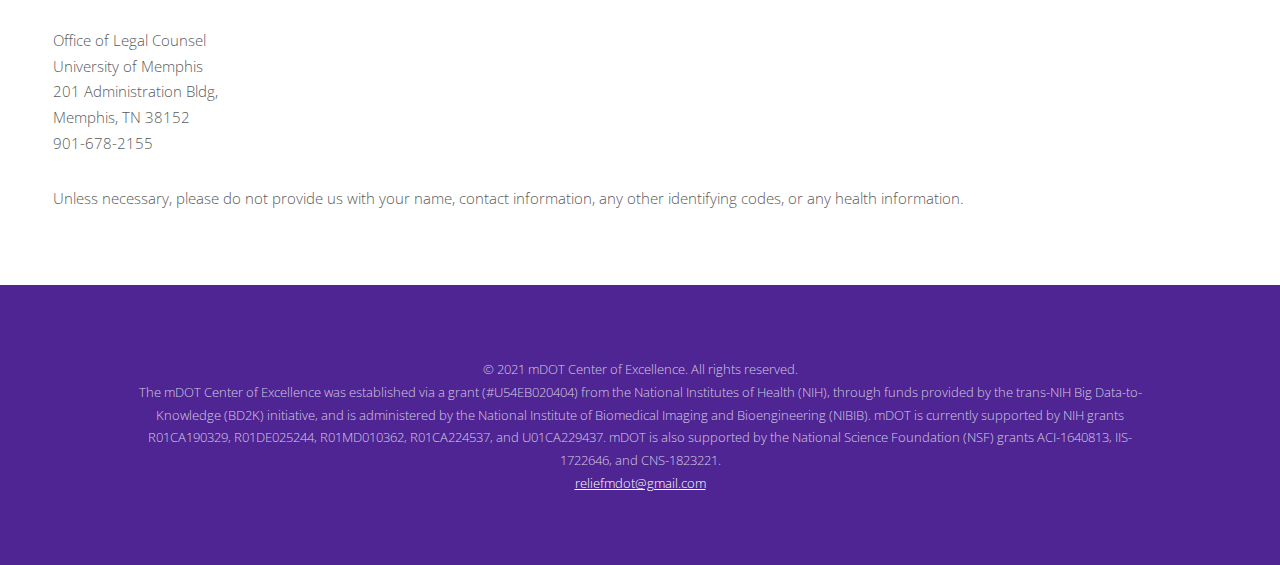
<file: privacy.html>
<!DOCTYPE HTML>
<!--
	Telemetry by Pixelarity
	pixelarity.com | hello@pixelarity.com
	License: pixelarity.com/license
-->
<html>
	<head>
		<!-- Global site tag (gtag.js) - Google Analytics -->
		<script async src="https://www.googletagmanager.com/gtag/js?id=G-7NGD19FCGC"></script>
		<script>
		  window.dataLayer = window.dataLayer || [];
		  function gtag(){dataLayer.push(arguments);}
		  gtag('js', new Date());

		  gtag('config', 'G-7NGD19FCGC');
		</script>

		<title>RELIEF by mDOT</title>
		<meta charset="utf-8" />
		<meta name="viewport" content="width=device-width, initial-scale=1" />
		<!--[if lte IE 8]><script src="assets/js/ie/html5shiv.js"></script><![endif]-->
		<link rel="icon" href="images/logo.png" type="image/x-icon">
		<link rel="stylesheet" href="assets/css/main.css" />
		<!--[if lte IE 8]><link rel="stylesheet" href="assets/css/ie8.css" /><![endif]-->
		<!--[if lte IE 9]><link rel="stylesheet" href="assets/css/ie9.css" /><![endif]-->
	</head>
	<body id="top">

		<!-- Header -->
			<header id="header">

				<!-- Logo -->
					<div class="logo">
						<a href="index.html">RELIEF</a><span> The <a href="https://mdotcenter.org/" target="_blank">mDOT Center</a> at <a href="https://www.memphis.edu" target="_blank">The University of Memphis</a> </span>
					</div>

				<!-- Nav -->
					<nav id="nav">
						<ul>
							<li><a href="index.html">Home</a></li>
							<li><a href="index.html#participate">Participate</a></li>
							<li><a href="manual.pdf">Manual</a></li>
							<li><a href="index.html#FAQ">FAQ</a></li>
							<li><a href="terms.html">Terms</a></li>
							<li><a href="team.html">Team</a></li>
							<!-- <li><a href="https://md2k.org/" target="_blank">mDOT</a></li> -->
						</ul>
					</nav>

			</header>

		<!-- Main -->
			<section id="main" class="wrapper">
				<div class="inner">

					<header>
						<p style="text-align: center;"><img src="images/logo.png" alt="" style="width: 120px;" /></p>
						<p style="text-align: center;"><a href="http://reliefstudy.mdotcenter.org/terms.html">Link to RELIEF Terms of Use </a><p>
						<h1>MOODS Privacy Notice</h1>
						<p>Last updated and effective as of May 18, 2021.</p>
					</header>
					<p>The Center of Excellence for Mobile Sensor Data-to-Knowledge at the University of Memphis (mDOT, we, us, or our) is committed to protecting the privacy and security of the information we collect, use, share, and otherwise process. We also believe in transparency and are committed to informing you about how we collect, use, share, and otherwise process your information when you use our Platform.</p>

<p>PLEASE READ THIS PRIVACY POLICY CAREFULLY. IF THERE ARE TERMS IN THIS POLICY THAT YOU DO NOT AGREE WITH, YOU ARE EXPRESSLY PROHIBITED FROM USING THE PLATFORM AND YOU MUST DISCONTINUE USE IMMEDIATELY.
IN THE EVENT OF A MEDICAL EMERGENCY, PLEASE CALL EMERGENCY SERVICES. THE PLATFORM IS INTENDED FOR INFORMATIONAL PURPOSES ONLY AND IS NOT DESIGNED OR INTENDED FOR USE IN THE DIAGNOSIS OR TREATMENT OF DISEASES OR OTHER CONDITIONS. WE DO NOT AND CANNOT PROVIDE MEDICAL ADVICE. NO CONTENT PROVIDED IS INTENDED TO SERVE AS A SUBSTITUTE FOR MEDICAL ADVICE. PLEASE CONSULT YOUR HEALTHCARE PROVIDER PRIOR TO MAKING ANY DECISIONS RELATED TO YOUR HEALTH.
THE PLATFORM IS INTENDED FOR USERS 18 AND OVER AND RESIDING IN THE UNITED STATES. THE PLATFORM IS NOT TO BE USED BY RESIDENTS OF OTHER LOCATIONS, INCLUDING THE EUROPEAN UNION OR THE EUROPEAN ECONOMIC AREA.</p>
<p>This Privacy Policy applies only when you use the Platform. It does not apply to other interactions with mDOT or the University of Memphis.<p>
<p>We may make changes to this Privacy Policy. We will alert you about changes by updating the “Last updated and effective as of” date and by displaying on the Website, for 30 days after changes are made, a notice stating that the Privacy Policy has been updated. You will not receive specific notice of each change. It is your responsibility to periodically review the Website and this Privacy Policy. You are subject to the changes by continued use of the Platform.</p>


					<h4>ABOUT THE PLATFORM </h4>
					<p>The Platform is the online service and mobile application offered by mDOT. It includes the MOODS study applications for smartphone and smartwatch (Study Apps) and associated websites (moods.md2k.org) (Website), together with any associated software applications, database structures and queries, interfaces, tools, and the like, together with any and all revisions, modifications, and updates thereof as made available by mDOT.</p>
					<p>The Platform was developed by mDOT as part of an ongoing research study.</p>

					<p><strong><span style="text-decoration: underline;">How does the MOODS applications work?</span></strong> When you download and launch the Mobile App onto your smartphone, the Mobile App will ask you for a code before you can proceed to the consent process within the app. This code will be provided to you upon completing the study screening form and being selected to participate in the study. Additional information about the screening process is located here <a href="https://moods.md2k.org/pdfs/MOODS_consent.pdf">https://moods.md2k.org/pdfs/MOODS_consent.pdf</a>. Once you are enrolled in the study, a Study ID will be generated to identify you in the study without using your identifiable contact information. Once you receive the study smartwatch, you will load a separate Smartwatch Application onto the smartwatch and pair it to the Study app on the phone to begin collecting data about your stress and physiology. This information will be assigned to your Study ID and will connect with the Mobile App (e.g., so you can annotate stress episodes) for the study’s data collection. Information from the Study Apps will sync with our servers periodically throughout the day. Additional information about the data collected by the smartwatch is located in the study’s informed consent document.</p>
					<p>Throughout the day, the Study Apps will periodically track your device’s movements and record time-stamped GPS data about your device’s location when stress events are detected, even when the Mobile App is not open. The location and time data will be assigned to your Study ID. We will keep this information separate from your contact information when sharing these data for research, though the internal study team may use your contact information to contact you for study support or operations purposes. For example, we may ask if you are still participating in the study if we do not hear from you and stop receiving study data from you.</p>
					<p>The information collected from you for the MOODS study will be collected on our servers, and we will use this information to send you weekly visualizations to the email address you have provided to us. You can then review the visualizations of your stress data to determine what is useful information to you. Feedback may be provided to us via email, weekly surveys sent to your Study Apps, or optional third-party tools (e.g., forums). Any use of third-party services will be governed by their own Terms of Use and Privacy Policies. Additional information about these mechanisms is located in the informed consent document.</p>
					<p>You should only use the Study Apps on one respective device (i.e., your smartphone and study-provided smartwatch), and you should not manipulate or falsify your location data. Please do not permit another individual to use your devices.</p>

					<p><strong><span style="text-decoration: underline;">Can the MOODS application be used by anyone?</span></strong> No. The Study Apps may only be used by residents of the United States who are at least 18 years old and who are enrolled in our MOODS study.</p>

					<p><strong><span style="text-decoration: underline;">How can the Platform help the community?</span></strong> The Mobile App allows users to share valuable information about their physical proximity to other Mobile App users so that we can help identify areas of social crowding (i.e., areas in which multiple people are gathered in a single location at one time).  Information about social crowding will be shared as anonymous, deidentified, or aggregated data (i.e., no one person is identified) via the Website to help determine ways to slow down or prevent the spread of COVID-19.  Social crowding maps that show user density by time of day will be accessible via the Mobile App and the Website.</p>

					<p><strong><span style="text-decoration: underline;">How can the Study Applications help users?</span></strong> The Study Apps provide users with information about system-detected stress events and allows users to describe the context around which those stress events take place. Weekly visualizations provided from these data may help users better understand their patterns of stress. This information is being used for research purposes to help answer research questions as described in the informed consent document. This information is not intended to be used for health, wellness, lifestyle, or any other decision-making purposes. We cannot and do not warrant the accuracy of stress events or any other collected or derived data from this study.</p>
					<p>Notifications will occur once daily via the Mobile App to annotate stress events with the context of that stress event, i.e., what caused the stress event (what was the stressor?). Notifications will also occur once weekly to assess the impact of visualizations and collect feedback on the visualizations.</p>



					<h4>COLLECTION OF INFORMATION</h4>
					<p>We collect and process the following information:</p>
					<table style="width:90%">
					  <tr>
					    <th>Category</th>
					    <th>Description of Data and Purposes</th>
					  </tr>
					  <tr>
					    <td>Study ID</td>
					    <td>Each account has a random Study ID generated upon the first time it registers with our systems. The Study ID is not based on your name or contact information, and we do not use this ID to try to identify you individually. We can use this Study ID to share your study data (as described in the informed consent document).</td>
					  </tr>
						<tr>
					    <td>Time Stamp and Location Data</td>
					    <td>Throughout each day, the Study Apps will track your device’s movements and record time-stamped GPS data about your device’s location when stress events are detected by the Smartwatch Application, even if the Mobile App is not open. The location and time data will be assigned to your Study ID and the location data may reveal the places that a particular Study ID spends time (e.g., home or work address), but mDOT will use this information for research – not to make any efforts to identify the user.</td>
					  </tr>
						<tr>
					    <td>Mobile Application</td>
					    <td>Additionally, the Mobile Application will be collecting your annotations of the stress events, your responses to weekly surveys, and your interactions within the Mobile App.</td>
					  </tr>
						<tr>
					    <td>Smartwatch Application</td>
					    <td>The Smartwatch Application (loaded onto your study-provided smartwatch) will be collecting information about your wrist movements, location, and heart rate via its onboard sensors. This information will be used to derive system-detected stress events.</td>
					  </tr>
						<tr>
							<td>Usage Information</td>
							<td>When you use the Website, we collect information from your device, which includes the date and time of your access, your location, your Internet Protocol (IP) address, your device type, and your device identifier.</td>
						</tr>
						<tr>
							<td>Device Permissions</td>
							<td>The Study Apps use the following device permissions:<br />
								• Location. When you use the Study Apps, you may grant us permission to collect real-time information about the location of your mobile devices. Location services are needed to effectively use the Study Apps. Location services will be enabled even when you are not actively using the Study Apps unless you disable Location permissions.<br />
								• Storage. Study data will be stored on your device’s internal storage until it is  synchronized with our data collection servers. Some information may be pruned to minimize the amount of space the Smartwatch  App uses on your smartwatch.<br />
								• Push Notifications. When you use the Mobile App, you may grant us permission to send you push notifications on your device. We may send a push notification to alert you of a notification in the Mobile App.<br />
								Device permission requests are limited to those that are necessary to effectively implement the Mobile App. You may change your preferences by changing the settings on your device but changing permissions may cause the associated features to be disabled in the Mobile App, thus reducing or eliminating its usefulness. This would affect your eligibility to remain in the study, as explained in the informed consent document.
							</td>
						</tr>
					</table>

					<h4>USE OF YOUR INFORMATION</h4>
					<p>We may use the information described above in order to:</p>
						<ol>
							<li>operate, support, and improve the Study Apps and Website, including evaluations of functionality and features,</li>
							<li>provide you with the services, content, and functionality you request,</li>
							<li>honor our contracts and grants,</li>
							<li>recognize your device and remember your interactions,</li>
							<li>analyze use of our Study Apps and Website and prepare aggregate traffic information,</li>
							<li>comply with a civil, criminal, or regulatory inquiry, investigation, subpoena, or summons by federal, state, or local authorities,</li>
							<li>cooperate with law enforcement agencies,</li>
							<li>comply with federal, state, or local laws,</li>
							<li>exercise or defend legal claims, and</li>
							<li>create anonymous, de-identified, or aggregate data for our research purposes.</li>
						</ol>

					<h4>DISCLOSURE OF YOUR INFORMATION</h4>
						<p>We may disclose your information as follows; further information about study-specific disclosures is in the informed consent document:</p>

					<table style="width:90%">
						<tr>
							<th>Category</th>
							<th>Description of Data and Purposes</th>
						</tr>
						<tr>
							<td>Via the Mobile and Smartwatch Apps</td>
							<td>We will share, via the Website and other means, non-individually identifiable data collected via the study.</td>
						</tr>
						<tr>
							<td>Via the Website</td>
							<td>We will share, via the Website, aggregated data collected via the Mobile App regarding social crowding.  The Website will include a publicly available map identifying population aggregates and showing trends in social distancing and crowding.</td>
						</tr>
						<tr>
							<td>Public and Government Officials</td>
							<td>As described in the informed consent document, information about you may be shared with individuals responsible for upholding the rights and welfare of human research subjects. This includes individuals at The University of Memphis, or the study sponsors such as the National Institutes of Health and National Science Foundation.</td>
						</tr>
						<tr>
							<td>Transfer of Data to Successor Entities</td>
							<td>In the event of a merger, divestiture, restructuring, reorganization, dissolution, or other transfer of The University of Memphis, your information will be transferred to the successor entity.</td>
						</tr>
						<tr>
							<td>Legal Obligations and Rights (Subpoenas, Court Orders, and Warrants)</td>
							<td>We may disclose your information in response to subpoenas, warrants, court orders or other legal process, or to comply with relevant laws. We may also share your information to establish or exercise our legal rights, to defend against a legal claim, to investigate, prevent, or take action regarding possible illegal activities, suspected fraud, safety of person or property, or a violation of our Terms of Use.</td>
						</tr>
						<tr>
							<td>Service Providers </td>
							<td>We may share information with our service providers that need access to the information to provide operational or other support services on our behalf. Among other things, service providers help us to administer the Mobile App and Website, support our provision of services requested by you, provide technical support, and assist with other legitimate purposes permitted by law.</td>
						</tr>
						<tr>
							<td>Professional Advisors</td>
							<td>We may share information with our insurers and other professional advisors, including attorneys and accountants, that need access to your information to provide operational or other support services on our behalf.</td>
						</tr>
						<tr>
							<td>Anonymous, Deidentified or Aggregated Data</td>
							<td>We may disclose anonymous, de-identified or aggregated information, i.e., information that does not identify any specific individual, at our discretion and as described in the informed consent document.</td>
						</tr>
					</table>

					<h4>RETENTION OF INFORMATION</h4>
					<p>We will retain and use data collected in connection with the Study Apps and Website for as long as is necessary to fulfill the purposes for which it was collected, to comply with our business/research requirements and legal obligations, to resolve disputes, to protect our assets, to provide our services, and to enforce our agreements. As described in the informed consent document, the richness of the dataset collected from this study may be useful and kept indefinitely. Also, as described in the informed consent document, we may publicly share components of this study’s dataset, which may be copied and shared by others. We will not be responsible for future (i.e., downstream) sharing of copies of this dataset.</p>
					<p>In the future, information collected from the Study Apps will be archived. The archived data will be used for continued research purposes, to evaluate the Study Apps, and for other, unforeseen purposes.</p>
					<p>We may delete information if we believe it is incomplete, inaccurate, or that our continued storage of it is contrary to our objectives or legal obligations. When we delete data, it will be removed from our active servers and databases; however, it may remain in our archives when it is not practical or possible to delete it. Also, any shared copies of our data will be outside of our purview, custody, or responsibility.</p>
					<p>To the extent permitted by law, we may retain and use anonymous, de-identified, or aggregated information for performance reporting, benchmarking, and analytic purposes and for product and service improvement.</p>



					<h4>TRACKING TECHNOLOGIES</h4>
					<p>When you use the Website, we utilize Google Analytics to collect information from your device, which includes the date and time of your access, your location, your Internet Protocol (IP) address, your device type, and your device identifier. This information could be used for research and evaluation purposes, e.g., to aid in demography analyses. Any potentially identifying information would be removed before this information would be included in any disseminated research or evaluation products</p>
					<p>However, we do not utilize online tracking technologies (such as cookies). Therefore, we do not currently recognize or respond to browser settings or signals of tracking preferences, which may include “Do Not Track” instructions. “Do Not Track” is a web browser setting that seeks to disable the tracking of individual users’ browsing activities.</p>
					<p>The visualizations that are delivered weekly include tracking technologies (Motomo) that let us monitor how you interact with the web pages including the date and time of your access, your location, your Internet Protocol (IP) address, your device type, your device identifier, clicks, mouse movements, scrolls, and form interactions. For example, we track how many visualizations are engaged with and for how long. This service is completely hosted on our servers and will solely be used to gain knowledge about participant interactions with the visualizations for the purposes of improving the study and the research products of this project.</p>

					<h4>THIRD PARTY CONTENT </h4>
					<p>The Study Apps and Website contain links to, and media or other content from, third parties. These links are to external resources and third parties that have their own privacy policies. Because of the dynamic media capabilities of the Study Apps and Website, it may not be clear to you which links are to external, third-party resources. If you click on an embedded third-party link, you will be redirected away from the Study Apps or Website to the external third-party resource. You can check the URL to confirm that you have left our Study Apps or Website.</p>
					<p>Some third parties may use automated data collection technologies to collect information about you when you browse the Internet. The information they collect about your online browsing activities over time and across different websites and other online services may be associated with your personal information and used to provide you with targeted content. We do not control these third parties’ technologies or how they may be used. If you have any questions about targeted content, you should contact the responsible party directly or consult their privacy policies.</p>
					<p>We cannot and do not (1) guarantee the adequacy of the privacy or security practices employed by, or the content and media provided by, any third parties or their websites, (2) control third parties’ independent collection or use or your information, or (3) endorse any third-party information, products, services or websites that may be reached through embedded links in the Mobile App or the Website.</p>
					<p>Any personal information provided by you or automatically collected from you by a third party will be governed by that party’s privacy policy and terms of use. If you are unsure whether a website is controlled, affiliated, or managed by us, you should review the privacy policy and practices applicable to each linked website.</p>

					<h4>SECURITY OF YOUR INFORMATION </h4>
					<p>We have put reasonable security measures in place to protect the information that you share with us from being accidentally lost, used, altered, disclosed, or accessed in an unauthorized manner. We provide physical, electronic, and procedural safeguards to protect the information that we process and maintain. For example, information is encrypted while in transit and at rest on our systems. We periodically review our security procedures to consider appropriate new technologies and methods.</p>
					<p>While our security measures seek to protect the data in our possession, no security system is perfect, and no data transmission is 100% secure. As a result, while we strive to protect your information, we cannot guarantee or warrant the security of any information you transmit to or from the Study Apps or the Website. Your use of the Study Apps and/or the Website are at your own risk. We cannot guarantee that data will remain secure in all circumstances.</p>
					<p>In the event of a breach of your data, as defined by your state law, we will notify you per applicable state law.</p>

					<h4>OPTIONS REGARDING YOUR INFORMATION</h4>
					<p>Please use the “Contact Us” details provided at the end of this Privacy Policy to exercise your options.</p>
					<p><strong><span style="text-decoration: underline;">Accuracy and Updating Your Information./span></strong> We are not capable of correcting inaccurate location data.</p>
					<p><strong><span style="text-decoration: underline;">Stopping Data Collection.</span></strong> To stop data collection, uninstall the Study Apps from your device(s) and cease accessing the Website. At that point, the Study App will no longer be able to collect information from your device(s). We will, however, retain all information previously collected in accordance with this Privacy Policy.</p>

					<h4>POLICY FOR CHILDREN</h4>
					<p>We do not knowingly solicit any information from or market this study or Study Applications to individuals under the age of 18 years old. If you become aware of any information we have collected from children, especially those under the age of 13 years (or any other unauthorized use of the Study Apps by children), please contact us.</p>

					<h4>CONTACT US</h4>
					<p>You may contact us at:</p>
					<p>
						Office of Legal Counsel<br />
						University of Memphis<br />
						201 Administration Bldg, <br />
						Memphis, TN 38152<br />
						901-678-2155	</p>
					<p>Unless necessary, please do not provide us with your name, contact information, any other identifying codes, or any health information.</p>


				</div>
			</section>

			<footer id="footer">
						<p style="text-align: center; font-size: small; margin-left: 10%; margin-right: 10%;">&copy; 2021 mDOT Center of Excellence. All rights reserved.<br />
							The mDOT Center of Excellence was established via a grant (#U54EB020404) from the National Institutes of Health (NIH), through funds provided by the trans-NIH Big Data-to-Knowledge (BD2K) initiative, and is administered by the National Institute of Biomedical Imaging and Bioengineering (NIBIB).

							mDOT is currently supported by NIH grants R01CA190329, R01DE025244, R01MD010362, R01CA224537, and U01CA229437. mDOT is also supported by the National Science Foundation (NSF) grants ACI-1640813, IIS-1722646, and CNS-1823221.<br />
					<a href="mailto:reliefmdot@gmail.com" style="color: #ffffff;">reliefmdot@gmail.com</a></p>
				</footer>

			<!-- Scripts -->
				<script src="assets/js/jquery.min.js"></script>
				<script src="assets/js/jquery.dropotron.min.js"></script>
				<script src="assets/js/jquery.scrollex.min.js"></script>
				<script src="assets/js/jquery.scrolly.min.js"></script>
				<script src="assets/js/jquery.selectorr.min.js"></script>
				<script src="assets/js/skel.min.js"></script>
				<script src="assets/js/util.js"></script>
				<!--[if lte IE 8]><script src="assets/js/ie/respond.min.js"></script><![endif]-->
				<script src="assets/js/main.js"></script>

		</body>
	</html>
</file>
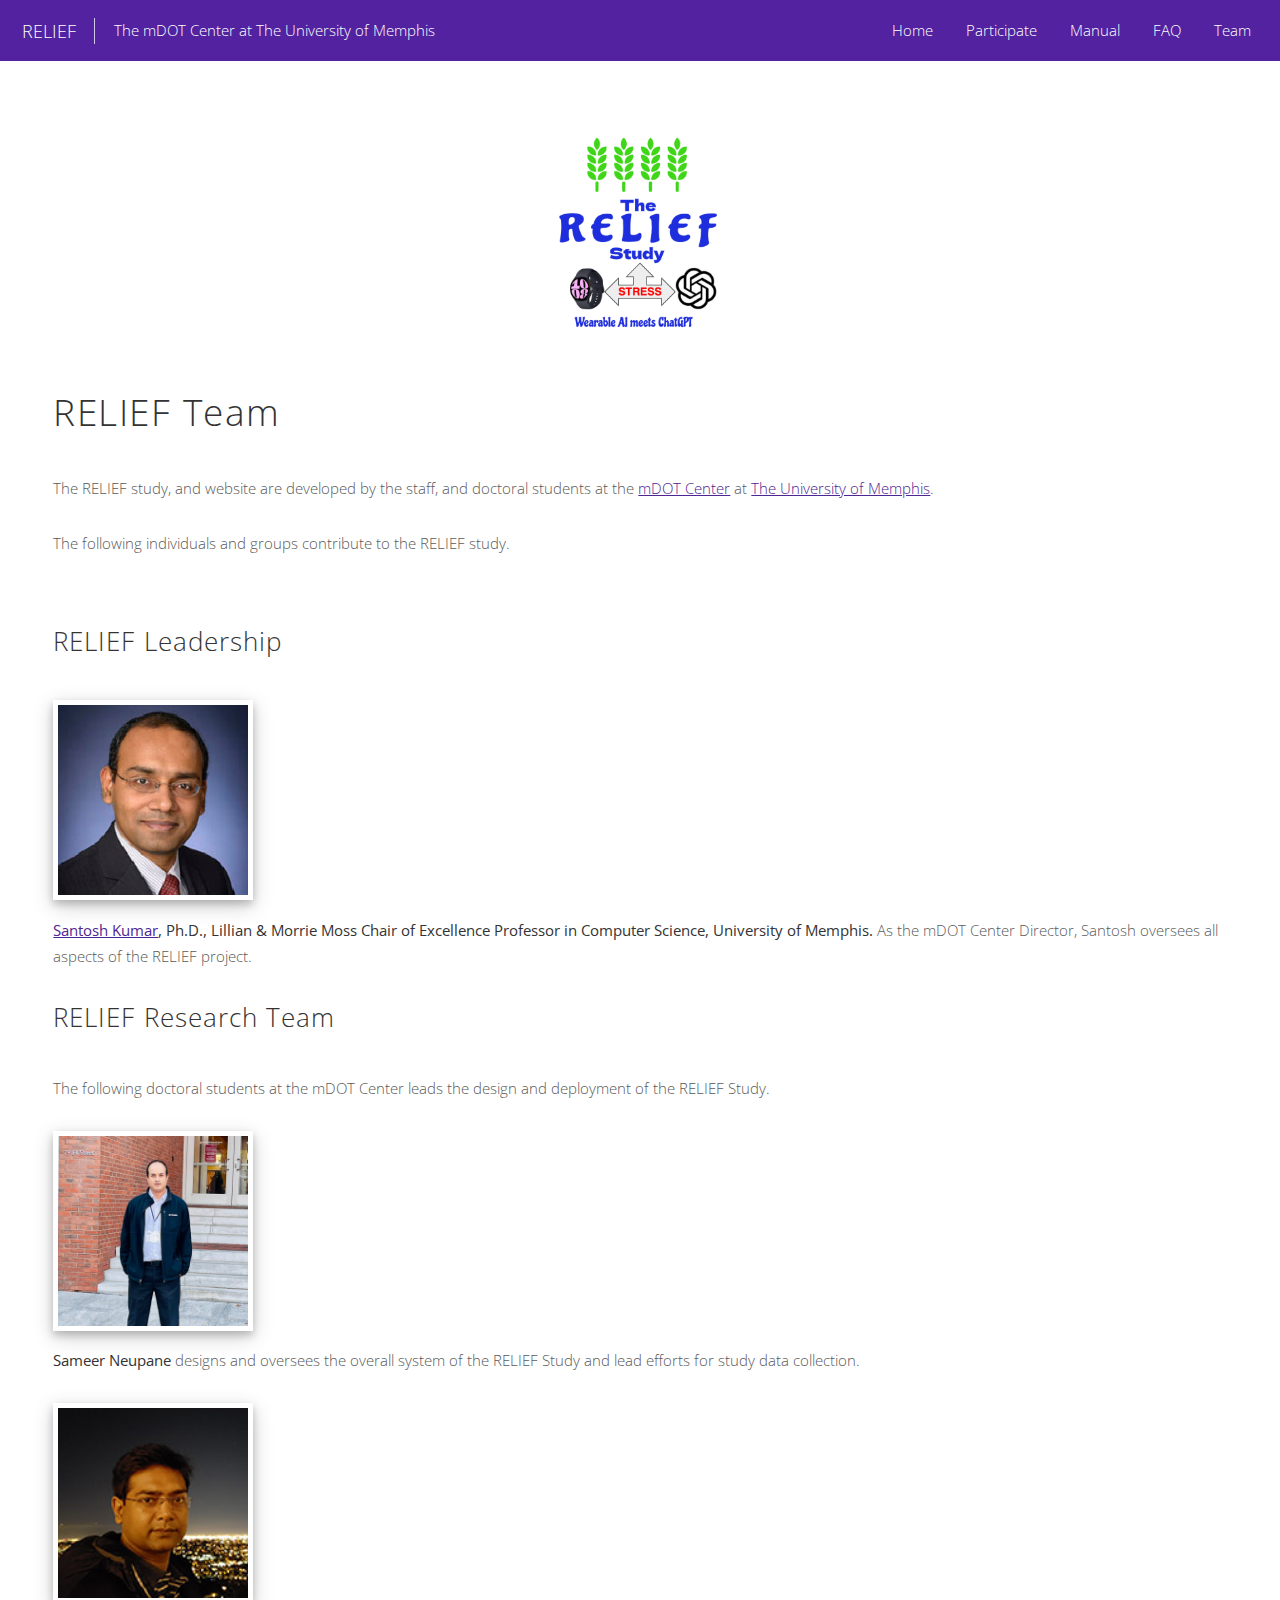
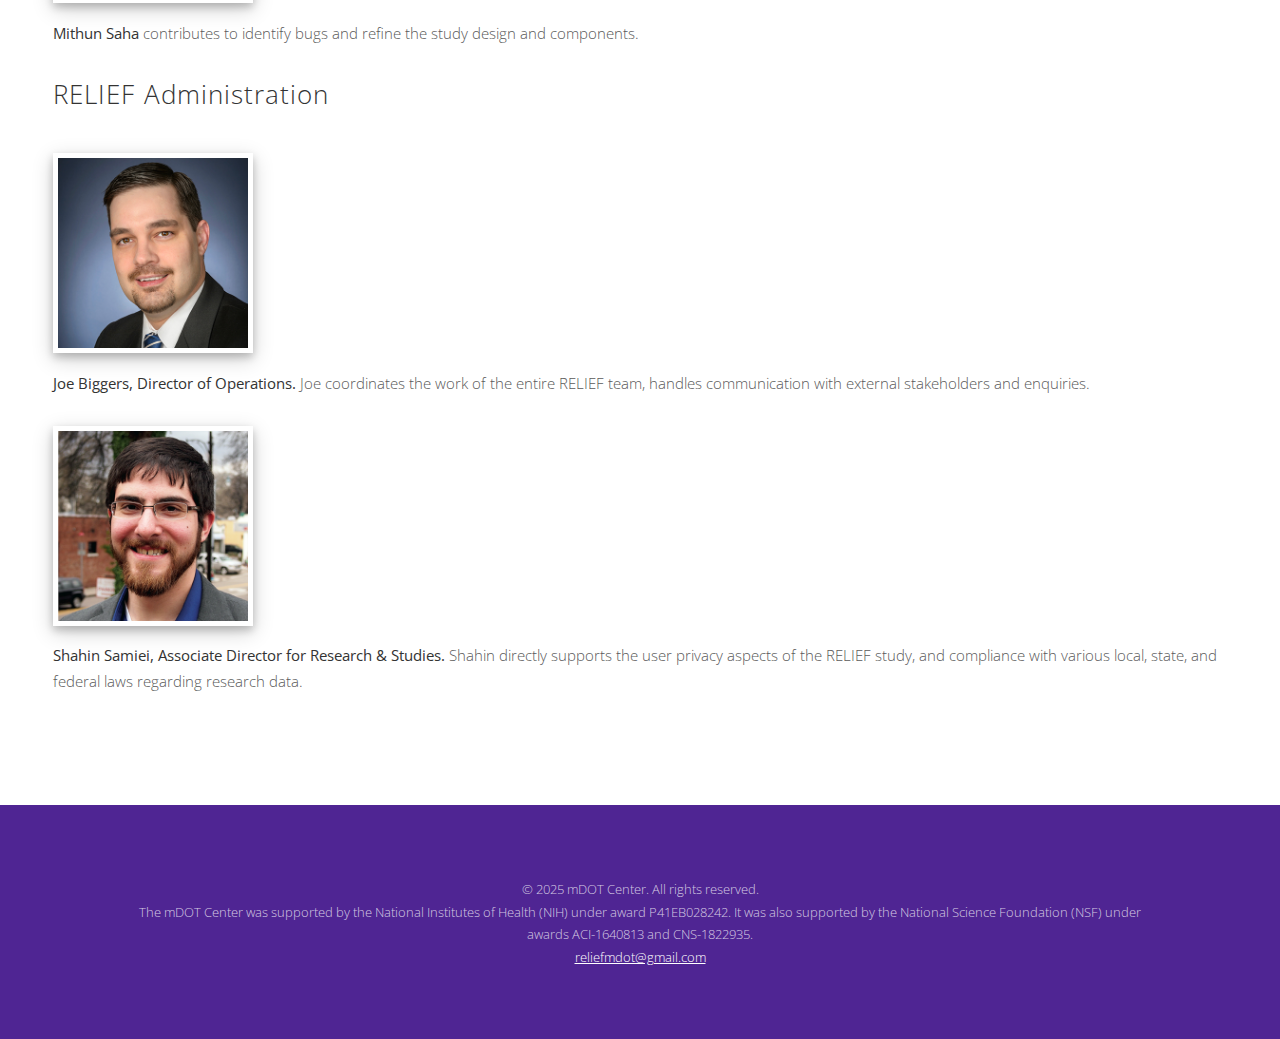
<file: team.html>
<!DOCTYPE HTML>
<!--
	Telemetry by Pixelarity
	pixelarity.com | hello@pixelarity.com
	License: pixelarity.com/license
-->
<html>
	<head>
		<!-- Global site tag (gtag.js) - Google Analytics -->
		<script async src="https://www.googletagmanager.com/gtag/js?id=G-DK0X26N60K"></script>
<script>
  window.dataLayer = window.dataLayer || [];
  function gtag(){dataLayer.push(arguments);}
  gtag('js', new Date());

  gtag('config', 'G-DK0X26N60K');
</script>

		<title>RELIEF by mDOT Center</title>
		<meta charset="utf-8" />
		<meta name="viewport" content="width=device-width, initial-scale=1" />
		<!--[if lte IE 8]><script src="assets/js/ie/html5shiv.js"></script><![endif]-->
		<link rel="icon" href="images/logo.png" type="image/x-icon">
		<link rel="stylesheet" href="assets/css/main.css" />
		<!--[if lte IE 8]><link rel="stylesheet" href="assets/css/ie8.css" /><![endif]-->
		<!--[if lte IE 9]><link rel="stylesheet" href="assets/css/ie9.css" /><![endif]-->
	</head>
	<body id="top">

		<!-- Header -->
			<header id="header">

				<!-- Logo -->
					<div class="logo">
						<a href="index.html">RELIEF</a><span> The <a href="https://www.md2k.org" target="_blank">mDOT Center</a> at <a href="https://www.memphis.edu" target="_blank">The University of Memphis</a>
					</div>

				<!-- Nav -->
					<nav id="nav">
						<ul>
							<li><a href="index.html">Home</a></li>
							<li><a href="index.html#participate">Participate</a></li>
							<li><a href="manual.pdf">Manual</a></li>
							<li><a href="index.html#FAQ">FAQ</a></li>
							<!--<li><a href="terms.html">Terms</a></li>-->
							<li><a href="team.html">Team</a></li>
						</ul>
					</nav>

			</header>

		<!-- Main -->
			<section id="main" class="wrapper">
				<div class="inner">

					<header>
						<p style="text-align: center;"><img src="images/logo.png" alt="" style="width: 200px;" /></p>
						<h1 style="margin-bottom: 1em;">RELIEF Team</h1>
					</header>
					<p>The RELIEF study, and website are developed by the staff, and doctoral students at the <a href="https://www.md2k.org" target="_blank">mDOT Center</a> at <a href="https://www.memphis.edu" target="_blank">The University of Memphis</a>.</p>
					
					<p style="margin-bottom: 4.5em;">The following individuals and groups contribute to the RELIEF study.</p>
					<h2>RELIEF Leadership</h2>
						<img src="images/team/Kumar.png" alt="Kumar" style="width: 200px; padding: 5px; margin-right: 10px; margin-bottom: 10px; box-shadow: 0 4px 8px 0 rgba(0, 0, 0, 0.2), 0 6px 20px 0 rgba(0, 0, 0, 0.19);" />
							<p><strong><a href="https://md2k.org/santosh" target="_blank">Santosh Kumar</a>, Ph.D., Lillian & Morrie Moss Chair of Excellence Professor in Computer Science, University of Memphis.</strong> As the mDOT Center Director, Santosh oversees all aspects of the RELIEF project.</p>
					<!-- <h2>RELIEF Software</h2>
						<img src="images/team/Hnat.png" alt="Hnat" style="width: 200px; padding: 5px; margin-right: 10px; margin-bottom: 10px; box-shadow: 0 4px 8px 0 rgba(0, 0, 0, 0.2), 0 6px 20px 0 rgba(0, 0, 0, 0.19);" />
							<p><strong>Tim Hnat, Ph.D., Chief Software Architect.</strong> Tim designs and oversees the overall software and system architectures, leads the app and cloud development efforts for collecting data, and the development and testing of the algorithms that produce stress episodes on the smartwatch</p>
				-->
					<h2>RELIEF Research Team</h2>
						<p>The following doctoral students at the mDOT Center leads the design and deployment of the RELIEF Study.</p>
						<img src="images/team/students/Neupane.jpeg" alt="Neupane" style="width: 200px; padding: 5px; margin-right: 10px; margin-bottom: 10px; box-shadow: 0 4px 8px 0 rgba(0, 0, 0, 0.2), 0 6px 20px 0 rgba(0, 0, 0, 0.19);" />
							<p><strong>Sameer Neupane</strong> designs and oversees the overall system of the RELIEF Study and lead efforts for study data collection.</p>
						<img src="images/team/students/Saha.jpg" alt="Saha" style="width: 200px; padding: 5px; margin-right: 10px; margin-bottom: 10px; box-shadow: 0 4px 8px 0 rgba(0, 0, 0, 0.2), 0 6px 20px 0 rgba(0, 0, 0, 0.19);" />
							<p><strong>Mithun Saha</strong> contributes to identify bugs and refine the study design and components. </p>
						
					<h2>RELIEF Administration</h2>
						<img src="images/team/Biggers.jpg" alt="Biggers" style="width: 200px; padding: 5px; margin-right: 10px; margin-bottom: 10px; box-shadow: 0 4px 8px 0 rgba(0, 0, 0, 0.2), 0 6px 20px 0 rgba(0, 0, 0, 0.19);" />
							<p><strong>Joe Biggers, Director of Operations.</strong> Joe coordinates the work of the entire RELIEF team, handles communication with external stakeholders and enquiries.</p>
						<img src="images/team/Samiei.png" alt="Samiei" style="width: 200px; padding: 5px; margin-right: 10px; margin-bottom: 10px; box-shadow: 0 4px 8px 0 rgba(0, 0, 0, 0.2), 0 6px 20px 0 rgba(0, 0, 0, 0.19);" />
							<p style="margin-bottom: 4.5em;"><strong>Shahin Samiei, Associate Director for Research & Studies.</strong> Shahin directly supports the user privacy aspects of the RELIEF study, and compliance with various local, state, and federal laws regarding research data.</p>
				</div>
			</section>

			<footer id="footer">
						<p style="text-align: center; font-size: small; margin-left: 10%; margin-right: 10%;">&copy; 2025 mDOT Center. All rights reserved. <br />
						The mDOT Center was supported by the National Institutes of Health (NIH) under award P41EB028242. It was also supported by the National Science Foundation (NSF) under awards ACI-1640813 and CNS-1822935.<br />
					<a href="mailto:reliefmdot@gmail.com" style="color: #ffffff;">reliefmdot@gmail.com</a></p>
				</footer>

			<!-- Scripts -->
				<script src="assets/js/jquery.min.js"></script>
				<script src="assets/js/jquery.dropotron.min.js"></script>
				<script src="assets/js/jquery.scrollex.min.js"></script>
				<script src="assets/js/jquery.scrolly.min.js"></script>
				<script src="assets/js/jquery.selectorr.min.js"></script>
				<script src="assets/js/skel.min.js"></script>
				<script src="assets/js/util.js"></script>
				<!--[if lte IE 8]><script src="assets/js/ie/respond.min.js"></script><![endif]-->
				<script src="assets/js/main.js"></script>

		</body>
	</html>
</file>
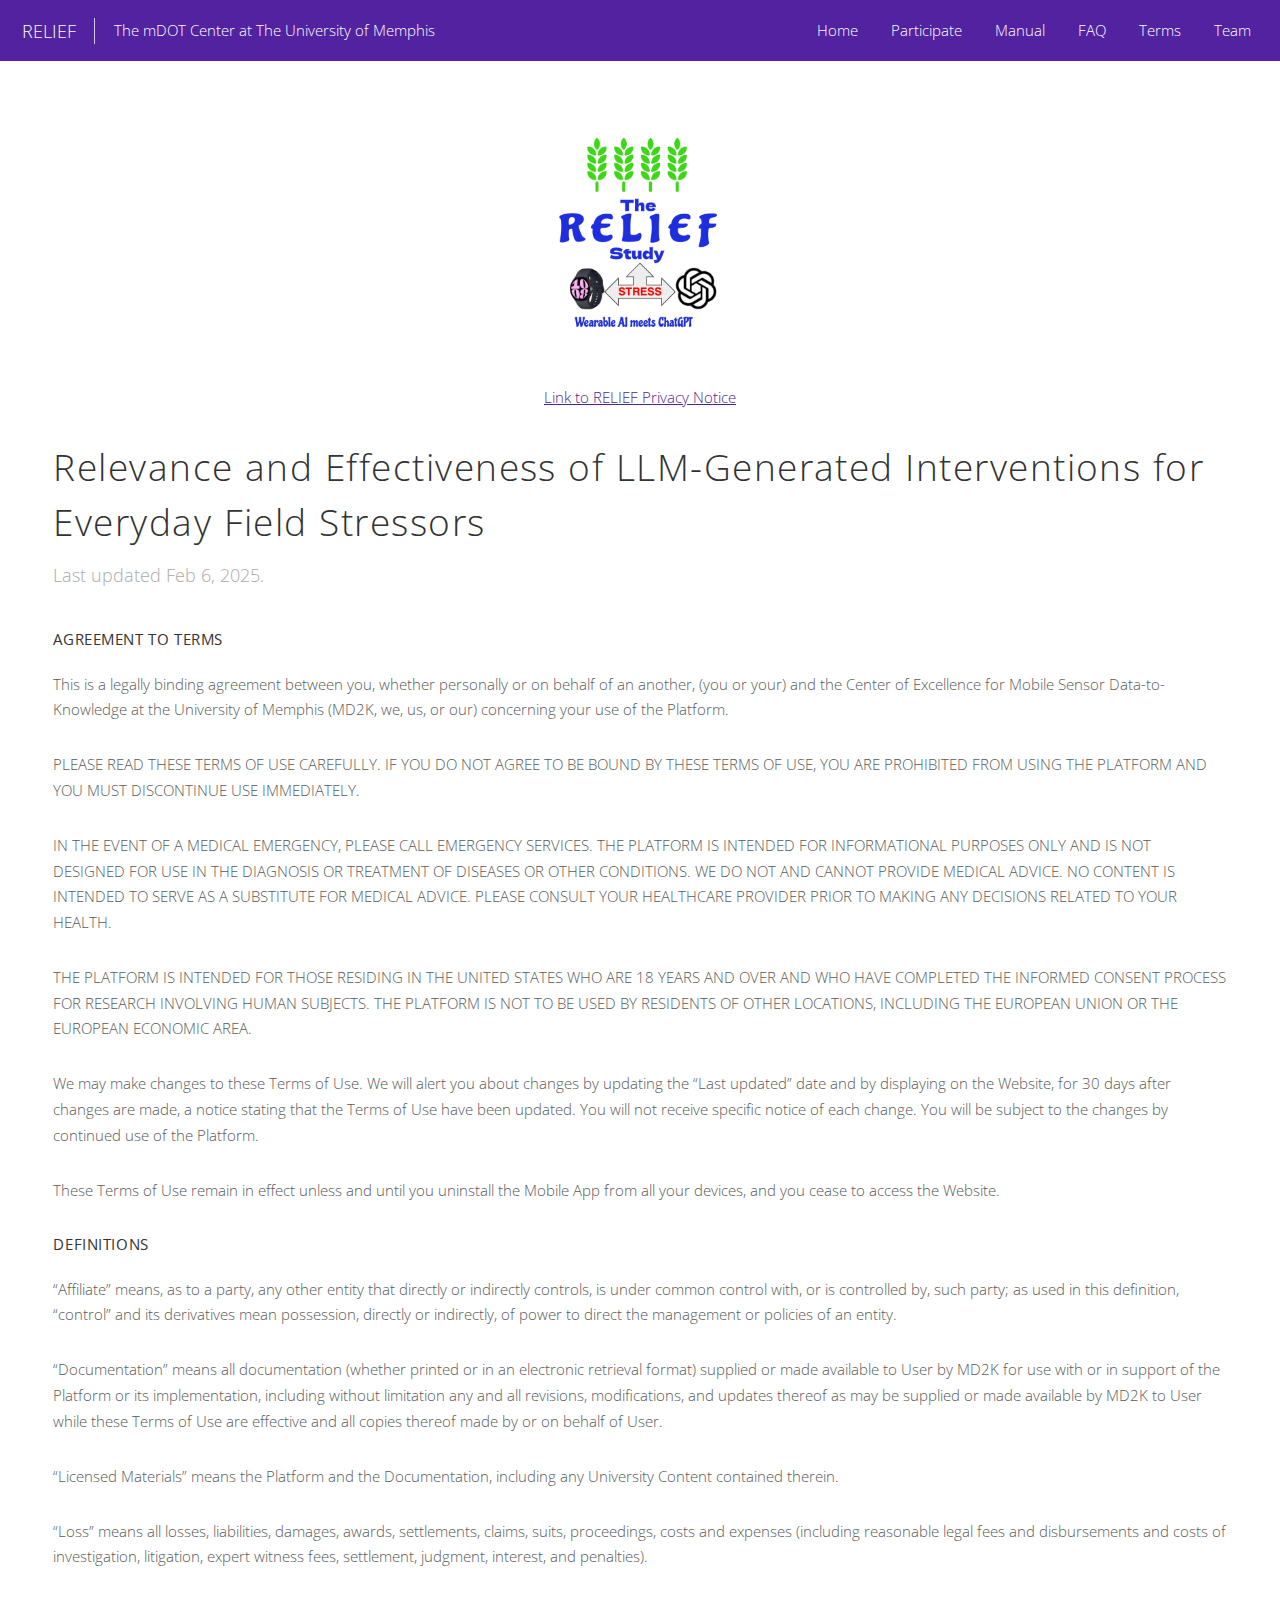
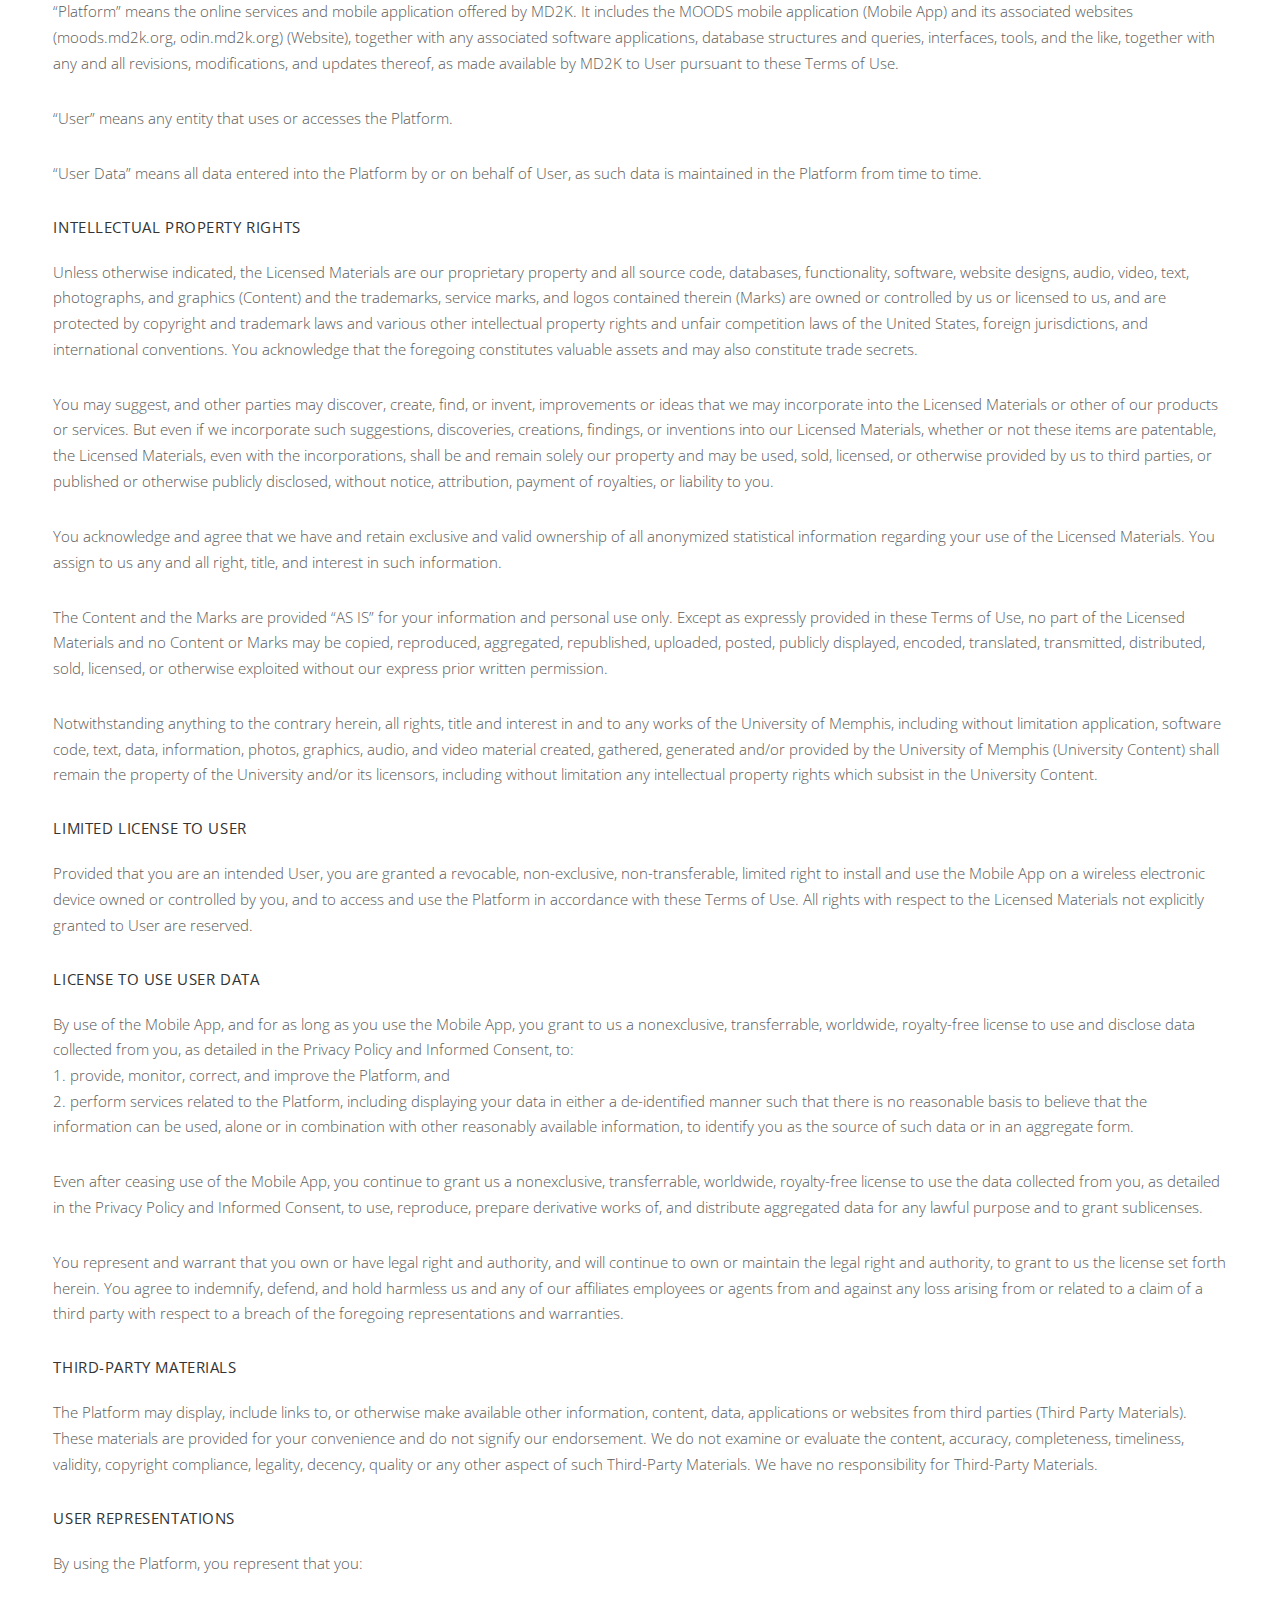
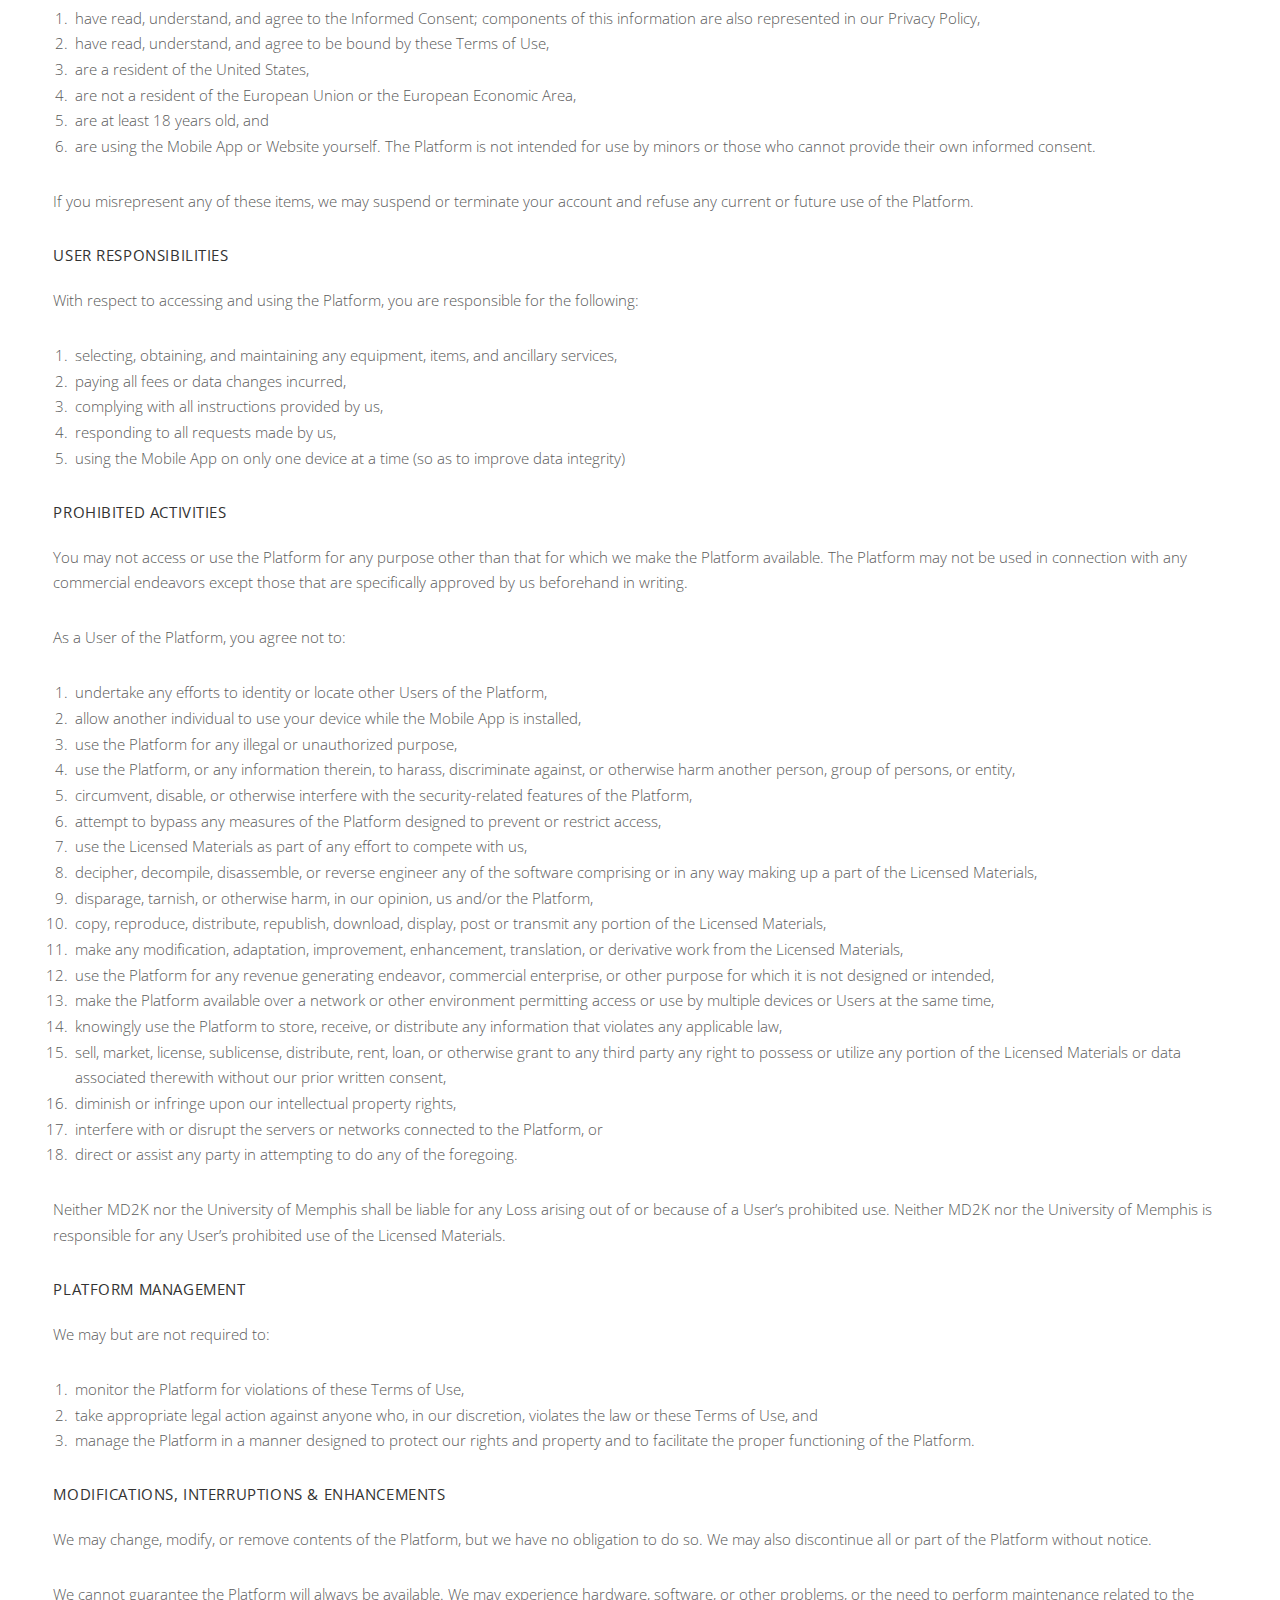
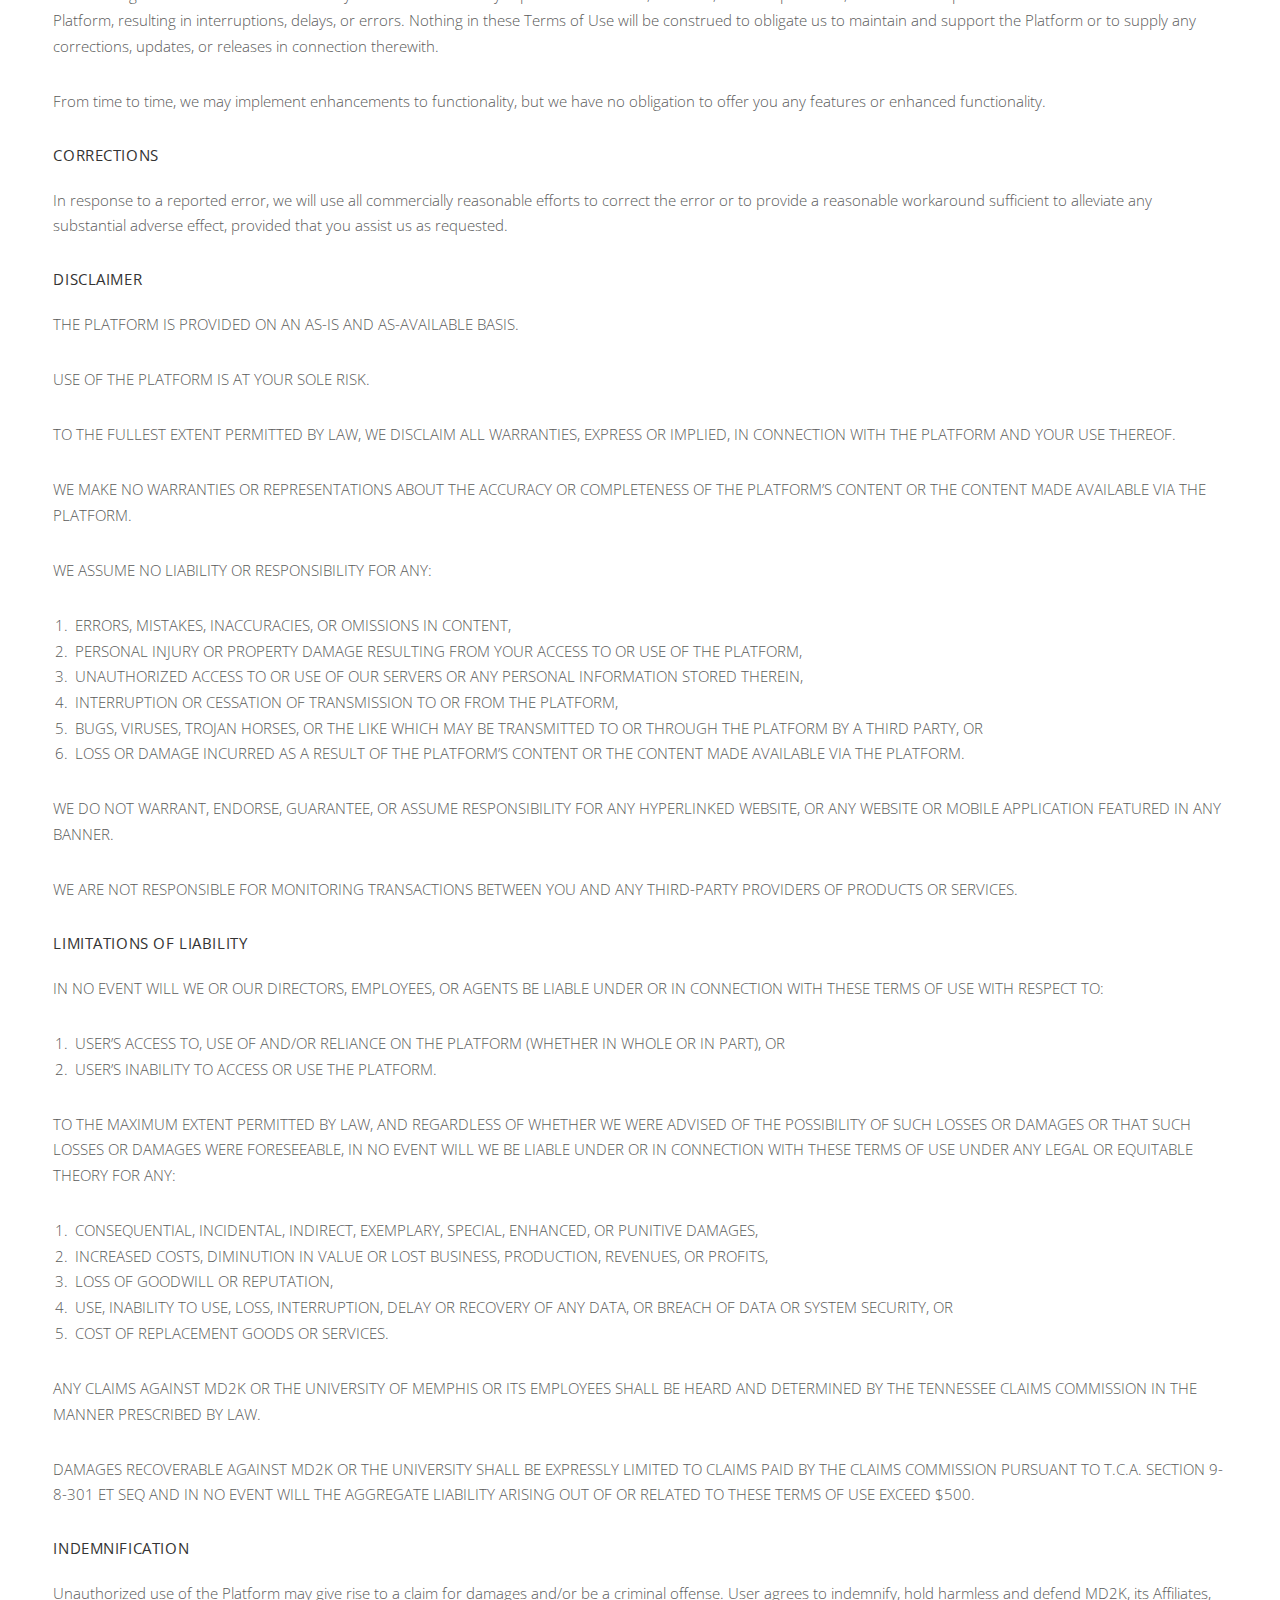
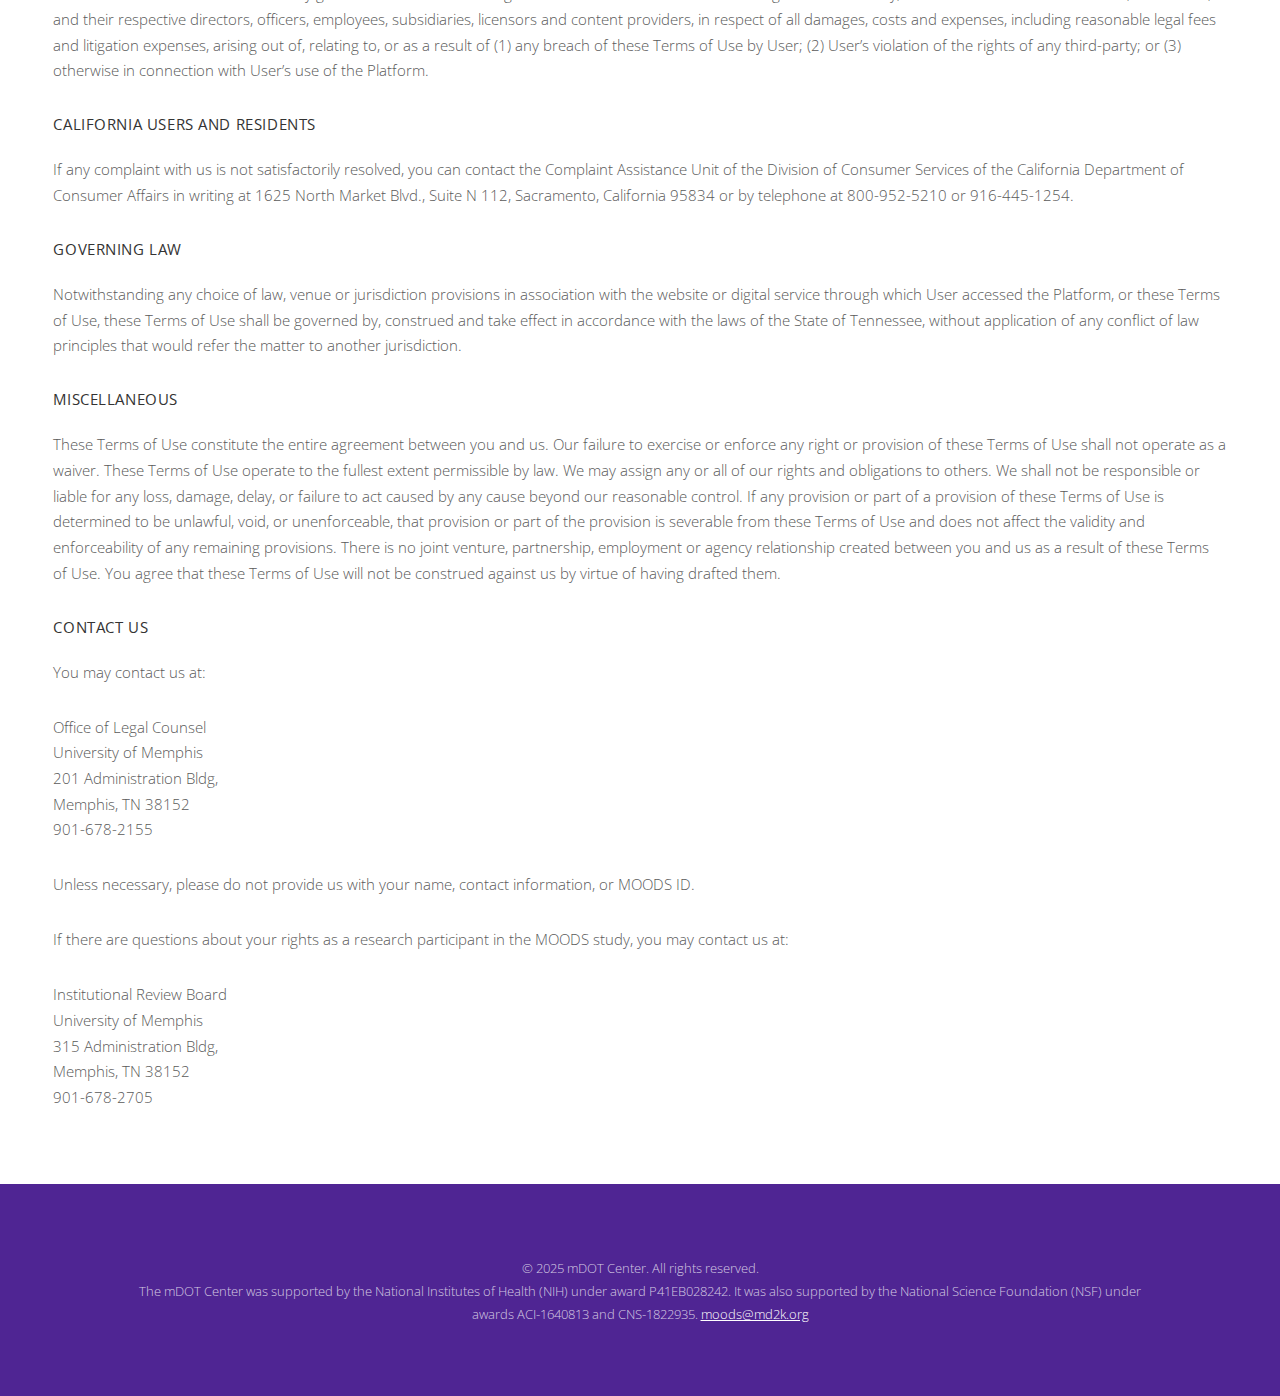
<file: terms.html>
<!DOCTYPE HTML>
<!--
	Telemetry by Pixelarity
	pixelarity.com | hello@pixelarity.com
	License: pixelarity.com/license
-->
<html>
	<head>
		<!-- Global site tag (gtag.js) - Google Analytics -->
		<script async src="https://www.googletagmanager.com/gtag/js?id=G-7NGD19FCGC"></script>
		<script>
		  window.dataLayer = window.dataLayer || [];
		  function gtag(){dataLayer.push(arguments);}
		  gtag('js', new Date());

		  gtag('config', 'G-7NGD19FCGC');
		</script>

		<title>RELIEF by mDOT</title>
		<meta charset="utf-8" />
		<meta name="viewport" content="width=device-width, initial-scale=1" />
		<!--[if lte IE 8]><script src="assets/js/ie/html5shiv.js"></script><![endif]-->
		<link rel="icon" href="images/logo.png" type="image/x-icon">
		<link rel="stylesheet" href="assets/css/main.css" />
		<!--[if lte IE 8]><link rel="stylesheet" href="assets/css/ie8.css" /><![endif]-->
		<!--[if lte IE 9]><link rel="stylesheet" href="assets/css/ie9.css" /><![endif]-->
	</head>
	<body id="top">

		<!-- Header -->
			<header id="header">

				<!-- Logo -->
					<div class="logo">
						<a href="index.html">RELIEF</a><span> The <a href="https://mdotcenter.org/" target="_blank">mDOT Center</a> at <a href="https://www.memphis.edu" target="_blank">The University of Memphis</a> </span>
					</div>

				<!-- Nav -->
					<nav id="nav">
						<ul>
							<li><a href="index.html">Home</a></li>
							<li><a href="index.html#participate">Participate</a></li>
							<li><a href="manual.pdf">Manual</a></li>
							<li><a href="index.html#FAQ">FAQ</a></li>
							<li><a href="terms.html">Terms</a></li>
							<li><a href="team.html">Team</a></li>
							<!-- <li><a href="https://md2k.org/" target="_blank">MD2K</a></li> -->
						</ul>
					</nav>

			</header>

		<!-- Main -->
			<section id="main" class="wrapper">
				<div class="inner">

					<header>
						<p style="text-align: center;"><img src="images/logo.png" alt="" style="width: 200px;" /></p>
						<p style="text-align: center;"><a href="http://reliefstudy.mdotcenter.org/privacy.html">Link to RELIEF Privacy Notice </a><p>
						<h1>Relevance and Effectiveness of LLM-Generated Interventions for Everyday Field Stressors</h1>
						<p>Last updated Feb 6, 2025.</p>
					</header>

						<h4>AGREEMENT TO TERMS</h4>
						<p>This is a legally binding agreement between you, whether personally or on behalf of an another, (you or your) and the Center of Excellence for Mobile Sensor Data-to-Knowledge at the University of Memphis (MD2K, we, us, or our) concerning your use of the Platform.</p>
						<p>PLEASE READ THESE TERMS OF USE CAREFULLY.  IF YOU DO NOT AGREE TO BE BOUND BY THESE TERMS OF USE, YOU ARE PROHIBITED FROM USING THE PLATFORM AND YOU MUST DISCONTINUE USE IMMEDIATELY.</p>
						<p>IN THE EVENT OF A MEDICAL EMERGENCY, PLEASE CALL EMERGENCY SERVICES. THE PLATFORM IS INTENDED FOR INFORMATIONAL PURPOSES ONLY AND IS NOT DESIGNED FOR USE IN THE DIAGNOSIS OR TREATMENT OF DISEASES OR OTHER CONDITIONS.  WE DO NOT AND CANNOT PROVIDE MEDICAL ADVICE.  NO CONTENT IS INTENDED TO SERVE AS A SUBSTITUTE FOR MEDICAL ADVICE.  PLEASE CONSULT YOUR HEALTHCARE PROVIDER PRIOR TO MAKING ANY DECISIONS RELATED TO YOUR HEALTH.</p>
						<p>THE PLATFORM IS INTENDED FOR THOSE RESIDING IN THE UNITED STATES WHO ARE 18 YEARS AND OVER AND WHO HAVE COMPLETED THE INFORMED CONSENT PROCESS FOR RESEARCH INVOLVING HUMAN SUBJECTS.  THE PLATFORM IS NOT TO BE USED BY RESIDENTS OF OTHER LOCATIONS, INCLUDING THE EUROPEAN UNION OR THE EUROPEAN ECONOMIC AREA.   </p>
						<p>We may make changes to these Terms of Use.  We will alert you about changes by updating the “Last updated” date and by displaying on the Website, for 30 days after changes are made, a notice stating that the Terms of Use have been updated.  You will not receive specific notice of each change.  You will be subject to the changes by continued use of the Platform.  </p>
						<p>These Terms of Use remain in effect unless and until you uninstall the Mobile App from all your devices, and you cease to access the Website.</p>

						<h4>DEFINITIONS</h4>
						<p>“Affiliate” means, as to a party, any other entity that directly or indirectly controls, is under common control with, or is controlled by, such party; as used in this definition, “control” and its derivatives mean possession, directly or indirectly, of power to direct the management or policies of an entity.</p>
						<p>“Documentation” means all documentation (whether printed or in an electronic retrieval format) supplied or made available to User by MD2K for use with or in support of the Platform or its implementation, including without limitation any and all revisions, modifications, and updates thereof as may be supplied or made available by MD2K to User while these Terms of Use are effective and all copies thereof made by or on behalf of User.</p>
						<p>“Licensed Materials” means the Platform and the Documentation, including any University Content contained therein.</p>
						<p>“Loss” means all losses, liabilities, damages, awards, settlements, claims, suits, proceedings, costs and expenses (including reasonable legal fees and disbursements and costs of investigation, litigation, expert witness fees, settlement, judgment, interest, and penalties).</p>
						<p>“Platform” means the online services and mobile application offered by MD2K.  It includes the MOODS mobile application (Mobile App) and its associated websites (moods.md2k.org, odin.md2k.org) (Website), together with any associated software applications, database structures and queries, interfaces, tools, and the like, together with any and all revisions, modifications, and updates thereof, as made available by MD2K to User pursuant to these Terms of Use.</p>
						<p>“User” means any entity that uses or accesses the Platform. </p>
						<p>“User Data” means all data entered into the Platform by or on behalf of User, as such data is maintained in the Platform from time to time.</p>

						<h4>INTELLECTUAL PROPERTY RIGHTS</h4>
						<p>Unless otherwise indicated, the Licensed Materials are our proprietary property and all source code, databases, functionality, software, website designs, audio, video, text, photographs, and graphics (Content) and the trademarks, service marks, and logos contained therein (Marks) are owned or controlled by us or licensed to us, and are protected by copyright and trademark laws and various other intellectual property rights and unfair competition laws of the United States, foreign jurisdictions, and international conventions.  You acknowledge that the foregoing constitutes valuable assets and may also constitute trade secrets.  </p>
						<p>You may suggest, and other parties may discover, create, find, or invent, improvements or ideas that we may incorporate into the Licensed Materials or other of our products or services.  But even if we incorporate such suggestions, discoveries, creations, findings, or inventions into our Licensed Materials, whether or not these items are patentable, the Licensed Materials, even with the incorporations, shall be and remain solely our property and may be used, sold, licensed, or otherwise provided by us to third parties, or published or otherwise publicly disclosed, without notice, attribution, payment of royalties, or liability to you.</p>
						<p>You acknowledge and agree that we have and retain exclusive and valid ownership of all anonymized statistical information regarding your use of the Licensed Materials.  You assign to us any and all right, title, and interest in such information.  </p>
						<p>The Content and the Marks are provided “AS IS” for your information and personal use only. Except as expressly provided in these Terms of Use, no part of the Licensed Materials and no Content or Marks may be copied, reproduced, aggregated, republished, uploaded, posted, publicly displayed, encoded, translated, transmitted, distributed, sold, licensed, or otherwise exploited without our express prior written permission.</p>
						<p>Notwithstanding anything to the contrary herein, all rights, title and interest in and to any works of the University of Memphis, including without limitation application, software code, text, data, information, photos, graphics, audio, and video material created, gathered, generated and/or provided by the University of Memphis (University Content) shall remain the property of the University and/or its licensors, including without limitation any intellectual property rights which subsist in the University Content.</p>

						<h4>LIMITED LICENSE TO USER </h4>
						<p>Provided that you are an intended User, you are granted a revocable, non-exclusive, non-transferable, limited right to install and use the Mobile App on a wireless electronic device owned or controlled by you, and to access and use the Platform in accordance with these Terms of Use.  All rights with respect to the Licensed Materials not explicitly granted to User are reserved.</p>

						<h4>LICENSE TO USE USER DATA </h4>
						<p>By use of the Mobile App, and for as long as you use the Mobile App, you grant to us a nonexclusive, transferrable, worldwide, royalty-free license to use and disclose data collected from you, as detailed in the Privacy Policy and Informed Consent, to:<br />
							1. provide, monitor, correct, and improve the Platform, and <br />
							2. perform services related to the Platform, including displaying your data in either a de-identified manner such that there is no reasonable basis to believe that the information can be used, alone or in combination with other reasonably available information, to identify you as the source of such data or in an aggregate form.  </p>
						<p>Even after ceasing use of the Mobile App, you continue to grant us a nonexclusive, transferrable, worldwide, royalty-free license to use the data collected from you, as detailed in the Privacy Policy and Informed Consent, to use, reproduce, prepare derivative works of, and distribute aggregated data for any lawful purpose and to grant sublicenses.  </p>
						<p>You represent and warrant that you own or have legal right and authority, and will continue to own or maintain the legal right and authority, to grant to us the license set forth herein.  You agree to indemnify, defend, and hold harmless us and any of our affiliates employees or agents from and against any loss arising from or related to a claim of a third party with respect to a breach of the foregoing representations and warranties.</p>

						<h4>THIRD-PARTY MATERIALS </h4>
						<p>The Platform may display, include links to, or otherwise make available other information, content, data, applications or websites from third parties (Third Party Materials).  These materials are provided for your convenience and do not signify our endorsement.  We do not examine or evaluate the content, accuracy, completeness, timeliness, validity, copyright compliance, legality, decency, quality or any other aspect of such Third-Party Materials.  We have no responsibility for Third-Party Materials.  </p>

						<h4>USER REPRESENTATIONS</h4>
						<p>By using the Platform, you represent that you:</p>
						<ol>
							<li>have read, understand, and agree to the Informed Consent; components of this information are also represented in our Privacy Policy,</li>
							<li>have read, understand, and agree to be bound by these Terms of Use,  </li>
							<li>are a resident of the United States,</li>
							<li>are not a resident of the European Union or the European Economic Area, </li>
							<li>are at least 18 years old, and</li>
							<li>are using the Mobile App or Website yourself. The Platform is not intended for use by minors or those who cannot provide their own informed consent.</li>
						</ol>
						<p>If you misrepresent any of these items, we may suspend or terminate your account and refuse any current or future use of the Platform.  </p>

						<h4>USER RESPONSIBILITIES</h4>
						<p>With respect to accessing and using the Platform, you are responsible for the following: </p>
						<ol>
							<li>selecting, obtaining, and maintaining any equipment, items, and ancillary services, </li>
							<li>paying all fees or data changes incurred, </li>
							<li>complying with all instructions provided by us, </li>
							<li>responding to all requests made by us, </li>
							<li>using the Mobile App on only one device at a time (so as to improve data integrity)</li>
						</ol>

						<h4>PROHIBITED ACTIVITIES</h4>
						<p>You may not access or use the Platform for any purpose other than that for which we make the Platform available. The Platform may not be used in connection with any commercial endeavors except those that are specifically approved by us beforehand in writing.  </p>
						<p>As a User of the Platform, you agree not to:</p>
						<ol>
							<li>undertake any efforts to identity or locate other Users of the Platform,</li>
							<li>allow another individual to use your device while the Mobile App is installed, </li>
							<li>use the Platform for any illegal or unauthorized purpose, </li>
							<li>use the Platform, or any information therein, to harass, discriminate against, or otherwise harm another person, group of persons, or entity, </li>
							<li>circumvent, disable, or otherwise interfere with the security-related features of the Platform, </li>
							<li>attempt to bypass any measures of the Platform designed to prevent or restrict access, </li>
							<li>use the Licensed Materials as part of any effort to compete with us, </li>
							<li>decipher, decompile, disassemble, or reverse engineer any of the software comprising or in any way making up a part of the Licensed Materials, </li>
							<li>disparage, tarnish, or otherwise harm, in our opinion, us and/or the Platform, </li>
							<li>copy, reproduce, distribute, republish, download, display, post or transmit any portion of the Licensed Materials,  </li>
							<li>make any modification, adaptation, improvement, enhancement, translation, or derivative work from the Licensed Materials,  </li>
							<li>use the Platform for any revenue generating endeavor, commercial enterprise, or other purpose for which it is not designed or intended, </li>
							<li>make the Platform available over a network or other environment permitting access or use by multiple devices or Users at the same time, </li>
							<li>knowingly use the Platform to store, receive, or distribute any information that violates any applicable law, </li>
							<li>sell, market, license, sublicense, distribute, rent, loan, or otherwise grant to any third party any right to possess or utilize any portion of the Licensed Materials or data associated therewith without our prior written consent,  </li>
							<li>diminish or infringe upon our intellectual property rights, </li>
							<li>interfere with or disrupt the servers or networks connected to the Platform, or</li>
							<li>direct or assist any party in attempting to do any of the foregoing.</li>
						</ol>
						<p>Neither MD2K nor the University of Memphis shall be liable for any Loss arising out of or because of a User’s prohibited use.  Neither MD2K nor the University of Memphis is responsible for any User’s prohibited use of the Licensed Materials.</p>

						<h4>PLATFORM MANAGEMENT</h4>
						<p>We may but are not required to:</p>
						<ol>
							<li>monitor the Platform for violations of these Terms of Use, </li>
							<li>take appropriate legal action against anyone who, in our discretion, violates the law or these Terms of Use, and </li>
							<li>manage the Platform in a manner designed to protect our rights and property and to facilitate the proper functioning of the Platform.</li>
						</ol>

						<h4>MODIFICATIONS, INTERRUPTIONS & ENHANCEMENTS</h4>
						<p>We may change, modify, or remove contents of the Platform, but we have no obligation to do so.  We may also discontinue all or part of the Platform without notice.  </p>
						<p>We cannot guarantee the Platform will always be available. We may experience hardware, software, or other problems, or the need to perform maintenance related to the Platform, resulting in interruptions, delays, or errors.  Nothing in these Terms of Use will be construed to obligate us to maintain and support the Platform or to supply any corrections, updates, or releases in connection therewith.</p>
						<p>From time to time, we may implement enhancements to functionality, but we have no obligation to offer you any features or enhanced functionality.</p>

						<h4>CORRECTIONS</h4>
							<p>In response to a reported error, we will use all commercially reasonable efforts to correct the error or to provide a reasonable workaround sufficient to alleviate any substantial adverse effect, provided that you assist us as requested.</p>

						<h4>DISCLAIMER</h4>
							<p>THE PLATFORM IS PROVIDED ON AN AS-IS AND AS-AVAILABLE BASIS.</p>
							<p>USE OF THE PLATFORM IS AT YOUR SOLE RISK.</p>
							<p>TO THE FULLEST EXTENT PERMITTED BY LAW, WE DISCLAIM ALL WARRANTIES, EXPRESS OR IMPLIED, IN CONNECTION WITH THE PLATFORM AND YOUR USE THEREOF.</p>
							<p>WE MAKE NO WARRANTIES OR REPRESENTATIONS ABOUT THE ACCURACY OR COMPLETENESS OF THE PLATFORM’S CONTENT OR THE CONTENT MADE AVAILABLE VIA THE PLATFORM.</p>
							<p>WE ASSUME NO LIABILITY OR RESPONSIBILITY FOR ANY:</p>
							<ol>
								<li>ERRORS, MISTAKES, INACCURACIES, OR OMISSIONS IN CONTENT,</li>
								<li>PERSONAL INJURY OR PROPERTY DAMAGE RESULTING FROM YOUR ACCESS TO OR USE OF THE PLATFORM, </li>
								<li>UNAUTHORIZED ACCESS TO OR USE OF OUR SERVERS OR ANY PERSONAL INFORMATION STORED THEREIN, </li>
								<li>INTERRUPTION OR CESSATION OF TRANSMISSION TO OR FROM THE PLATFORM, </li>
								<li>BUGS, VIRUSES, TROJAN HORSES, OR THE LIKE WHICH MAY BE TRANSMITTED TO OR THROUGH THE PLATFORM BY A THIRD PARTY, OR </li>
								<li>LOSS OR DAMAGE INCURRED AS A RESULT OF THE PLATFORM’S CONTENT OR THE CONTENT MADE AVAILABLE VIA THE PLATFORM.</li>
							</ol>
							<p>WE DO NOT WARRANT, ENDORSE, GUARANTEE, OR ASSUME RESPONSIBILITY FOR ANY HYPERLINKED WEBSITE, OR ANY WEBSITE OR MOBILE APPLICATION FEATURED IN ANY BANNER.</p>
							<p>WE ARE NOT RESPONSIBLE FOR MONITORING TRANSACTIONS BETWEEN YOU AND ANY THIRD-PARTY PROVIDERS OF PRODUCTS OR SERVICES. </p>

						<h4>LIMITATIONS OF LIABILITY</h4>
							<p>IN NO EVENT WILL WE OR OUR DIRECTORS, EMPLOYEES, OR AGENTS BE LIABLE UNDER OR IN CONNECTION WITH THESE TERMS OF USE WITH RESPECT TO:</p>
							<ol>
								<li>USER’S ACCESS TO, USE OF AND/OR RELIANCE ON THE PLATFORM (WHETHER IN WHOLE OR IN PART), OR</li>
								<li>USER’S INABILITY TO ACCESS OR USE THE PLATFORM. </li>
							</ol>
							<p>TO THE MAXIMUM EXTENT PERMITTED BY LAW, AND REGARDLESS OF WHETHER WE WERE ADVISED OF THE POSSIBILITY OF SUCH LOSSES OR DAMAGES OR THAT SUCH LOSSES OR DAMAGES WERE FORESEEABLE, IN NO EVENT WILL WE BE LIABLE UNDER OR IN CONNECTION WITH THESE TERMS OF USE UNDER ANY LEGAL OR EQUITABLE THEORY FOR ANY:</p>
							<ol>
								<li>CONSEQUENTIAL, INCIDENTAL, INDIRECT, EXEMPLARY, SPECIAL, ENHANCED, OR PUNITIVE DAMAGES, </li>
								<li>INCREASED COSTS, DIMINUTION IN VALUE OR LOST BUSINESS, PRODUCTION, REVENUES, OR PROFITS, </li>
								<li>LOSS OF GOODWILL OR REPUTATION, </li>
								<li>USE, INABILITY TO USE, LOSS, INTERRUPTION, DELAY OR RECOVERY OF ANY DATA, OR BREACH OF DATA OR SYSTEM SECURITY, OR </li>
								<li>COST OF REPLACEMENT GOODS OR SERVICES.</li>
							</ol>
							<p>ANY CLAIMS AGAINST MD2K OR THE UNIVERSITY OF MEMPHIS OR ITS EMPLOYEES SHALL BE HEARD AND DETERMINED BY THE TENNESSEE CLAIMS COMMISSION IN THE MANNER PRESCRIBED BY LAW.  </p>
							<p>DAMAGES RECOVERABLE AGAINST MD2K OR THE UNIVERSITY SHALL BE EXPRESSLY LIMITED TO CLAIMS PAID BY THE CLAIMS COMMISSION PURSUANT TO T.C.A. SECTION 9-8-301 ET SEQ AND IN NO EVENT WILL THE AGGREGATE LIABILITY ARISING OUT OF OR RELATED TO THESE TERMS OF USE EXCEED $500.</p>

						<h4>INDEMNIFICATION</h4>
							<p>Unauthorized use of the Platform may give rise to a claim for damages and/or be a criminal offense. User agrees to indemnify, hold harmless and defend MD2K, its Affiliates, and their respective directors, officers, employees, subsidiaries, licensors and content providers, in respect of all damages, costs and expenses, including reasonable legal fees and litigation expenses, arising out of, relating to, or as a result of (1) any breach of these Terms of Use by User; (2) User’s violation of the rights of any third-party; or (3) otherwise in connection with User’s use of the Platform.</p>

						<h4>CALIFORNIA USERS AND RESIDENTS</h4>
							<p>If any complaint with us is not satisfactorily resolved, you can contact the Complaint Assistance Unit of the Division of Consumer Services of the California Department of Consumer Affairs in writing at 1625 North Market Blvd., Suite N 112, Sacramento, California 95834 or by telephone at 800-952-5210 or 916-445-1254.</p>

						<h4>GOVERNING LAW</h4>
							<p>Notwithstanding any choice of law, venue or jurisdiction provisions in association with the website or digital service through which User accessed the Platform, or these Terms of Use, these Terms of Use shall be governed by, construed and take effect in accordance with the laws of the State of Tennessee, without application of any conflict of law principles that would refer the matter to another jurisdiction.</p>


						<h4>MISCELLANEOUS</h4>
							<p>These Terms of Use constitute the entire agreement between you and us. Our failure to exercise or enforce any right or provision of these Terms of Use shall not operate as a waiver.  These Terms of Use operate to the fullest extent permissible by law.  We may assign any or all of our rights and obligations to others.  We shall not be responsible or liable for any loss, damage, delay, or failure to act caused by any cause beyond our reasonable control.  If any provision or part of a provision of these Terms of Use is determined to be unlawful, void, or unenforceable, that provision or part of the provision is severable from these Terms of Use and does not affect the validity and enforceability of any remaining provisions. There is no joint venture, partnership, employment or agency relationship created between you and us as a result of these Terms of Use.  You agree that these Terms of Use will not be construed against us by virtue of having drafted them.</p>


						<h4>CONTACT US</h4>
						<p>You may contact us at:</p>
						<p>
							Office of Legal Counsel<br />
							University of Memphis<br />
							201 Administration Bldg, <br />
							Memphis, TN 38152<br />
							901-678-2155	</p>
						<p>Unless necessary, please do not provide us with your name, contact information, or MOODS ID.</p>
						<p>If there are questions about your rights as a research participant in the MOODS study, you may contact us at:</p>
						<p>
							Institutional Review Board<br />
							University of Memphis<br />
							315 Administration Bldg, <br />
							Memphis, TN 38152<br />
							901-678-2705	</p>


					</div>
				</section>

				<footer id="footer">
							<p style="text-align: center; font-size: small; margin-left: 10%; margin-right: 10%;">&copy; 2025 mDOT Center. All rights reserved. <br />
								The mDOT Center was supported by the National Institutes of Health (NIH) under award P41EB028242. It was also supported by the National Science Foundation (NSF) under awards ACI-1640813 and CNS-1822935.
						<a href="mailto:moods@md2k.org" style="color: #ffffff;">moods@md2k.org</a></p>
					</footer>

				<!-- Scripts -->
					<script src="assets/js/jquery.min.js"></script>
					<script src="assets/js/jquery.dropotron.min.js"></script>
					<script src="assets/js/jquery.scrollex.min.js"></script>
					<script src="assets/js/jquery.scrolly.min.js"></script>
					<script src="assets/js/jquery.selectorr.min.js"></script>
					<script src="assets/js/skel.min.js"></script>
					<script src="assets/js/util.js"></script>
					<!--[if lte IE 8]><script src="assets/js/ie/respond.min.js"></script><![endif]-->
					<script src="assets/js/main.js"></script>

			</body>
		</html>
</file>
<file: assets/css/ie8.css>
/*
	Telemetry by Pixelarity
	pixelarity.com | hello@pixelarity.com
	License: pixelarity.com/license
*/
/* Quotes */
.quotes > article:after {
  display: none;
}

/* Header */
.dropotron.level-0:before {
  display: none;
}

/* Banner */
#banner:before {
  display: none;
}

/*# sourceMappingURL=ie8.css.map */
</file>
<file: assets/css/ie9.css>
/*
	Telemetry by Pixelarity
	pixelarity.com | hello@pixelarity.com
	License: pixelarity.com/license
*/
/* Features */
.features > article {
  float: left;
  width: 48%;
}
.features:after {
  content: "";
  display: block;
  clear: both;
}

/* Stats */
.stats > article {
  float: left;
  width: 24%;
}
.stats:after {
  content: "";
  display: block;
  clear: both;
}

/* Split */
.split > * {
  float: left;
  width: 42% !important;
}
.split:after {
  content: "";
  display: block;
  clear: both;
}

/* Quotes */
.quotes > article {
  float: left;
}
.quotes:after {
  content: "";
  display: block;
  clear: both;
}

/* Header */
#header > .logo {
  float: left;
}
#header > nav {
  float: right;
  margin-top: 0.625em;
}
#header > nav > ul > li {
  display: inline-block;
}
#header.alt > nav {
  margin-top: 0;
}

/* Banner */
#banner > .inner {
  margin: 0 auto;
}

/*# sourceMappingURL=ie9.css.map */
</file>
<file: assets/css/main.css>
@charset "UTF-8";
@import 'font-awesome.min.css';
@import url("https://fonts.googleapis.com/css?family=Open+Sans:300,400,300italic,400italic");
/*
	Telemetry by Pixelarity
	pixelarity.com | hello@pixelarity.com
	License: pixelarity.com/license
*/
/* Reset */
html, body, div, span, applet, object, iframe, h1, h2, h3, h4, h5, h6, p, blockquote, pre, a, abbr, acronym, address, big, cite, code, del, dfn, em, img, ins, kbd, q, s, samp, small, strike, strong, sub, sup, tt, var, b, u, i, center, dl, dt, dd, ol, ul, li, fieldset, form, label, legend, table, caption, tbody, tfoot, thead, tr, th, td, article, aside, canvas, details, embed, figure, figcaption, footer, header, hgroup, menu, nav, output, ruby, section, summary, time, mark, audio, video {
  margin: 0;
  padding: 0;
  border: 0;
  font-size: 100%;
  font: inherit;
  vertical-align: baseline;
}

article, aside, details, figcaption, figure, footer, header, hgroup, menu, nav, section {
  display: block;
}

body {
  line-height: 1;
}

ol, ul {
  list-style: none;
}

blockquote, q {
  quotes: none;
}

blockquote:before, blockquote:after, q:before, q:after {
  content: "";
  content: none;
}

table {
  border-collapse: collapse;
  border-spacing: 0;
}

body {
  -webkit-text-size-adjust: none;
}

/* Box Model */
*, *:before, *:after {
  -moz-box-sizing: border-box;
  -webkit-box-sizing: border-box;
  box-sizing: border-box;
}

/* Grid */
.row {
  border-bottom: solid 1px transparent;
  -moz-box-sizing: border-box;
  -webkit-box-sizing: border-box;
  box-sizing: border-box;
}

.row > * {
  float: left;
  -moz-box-sizing: border-box;
  -webkit-box-sizing: border-box;
  box-sizing: border-box;
}

.row:after, .row:before {
  content: "";
  display: block;
  clear: both;
  height: 0;
}

.row.uniform > * > :first-child {
  margin-top: 0;
}

.row.uniform > * > :last-child {
  margin-bottom: 0;
}

.row.\30 \% > * {
  padding: 0 0 0 0em;
}

.row.\30 \% {
  margin: 0 0 -1px 0em;
}

.row.uniform.\30 \% > * {
  padding: 0em 0 0 0em;
}

.row.uniform.\30 \% {
  margin: 0em 0 -1px 0em;
}

.row > * {
  padding: 0 0 0 2em;
}

.row {
  margin: 0 0 -1px -2em;
}

.row.uniform > * {
  padding: 2em 0 0 2em;
}

.row.uniform {
  margin: -2em 0 -1px -2em;
}

.row.\32 00\% > * {
  padding: 0 0 0 4em;
}

.row.\32 00\% {
  margin: 0 0 -1px -4em;
}

.row.uniform.\32 00\% > * {
  padding: 4em 0 0 4em;
}

.row.uniform.\32 00\% {
  margin: -4em 0 -1px -4em;
}

.row.\31 50\% > * {
  padding: 0 0 0 3em;
}

.row.\31 50\% {
  margin: 0 0 -1px -3em;
}

.row.uniform.\31 50\% > * {
  padding: 3em 0 0 3em;
}

.row.uniform.\31 50\% {
  margin: -3em 0 -1px -3em;
}

.row.\35 0\% > * {
  padding: 0 0 0 1em;
}

.row.\35 0\% {
  margin: 0 0 -1px -1em;
}

.row.uniform.\35 0\% > * {
  padding: 1em 0 0 1em;
}

.row.uniform.\35 0\% {
  margin: -1em 0 -1px -1em;
}

.row.\32 5\% > * {
  padding: 0 0 0 0.5em;
}

.row.\32 5\% {
  margin: 0 0 -1px -0.5em;
}

.row.uniform.\32 5\% > * {
  padding: 0.5em 0 0 0.5em;
}

.row.uniform.\32 5\% {
  margin: -0.5em 0 -1px -0.5em;
}

.\31 2u, .\31 2u\$ {
  width: 100%;
  clear: none;
  margin-left: 0;
}

.\31 1u, .\31 1u\$ {
  width: 91.6666666667%;
  clear: none;
  margin-left: 0;
}

.\31 0u, .\31 0u\$ {
  width: 83.3333333333%;
  clear: none;
  margin-left: 0;
}

.\39 u, .\39 u\$ {
  width: 75%;
  clear: none;
  margin-left: 0;
}

.\38 u, .\38 u\$ {
  width: 66.6666666667%;
  clear: none;
  margin-left: 0;
}

.\37 u, .\37 u\$ {
  width: 58.3333333333%;
  clear: none;
  margin-left: 0;
}

.\36 u, .\36 u\$ {
  width: 50%;
  clear: none;
  margin-left: 0;
}

.\35 u, .\35 u\$ {
  width: 41.6666666667%;
  clear: none;
  margin-left: 0;
}

.\34 u, .\34 u\$ {
  width: 33.3333333333%;
  clear: none;
  margin-left: 0;
}

.\33 u, .\33 u\$ {
  width: 25%;
  clear: none;
  margin-left: 0;
}

.\32 u, .\32 u\$ {
  width: 16.6666666667%;
  clear: none;
  margin-left: 0;
}

.\31 u, .\31 u\$ {
  width: 8.3333333333%;
  clear: none;
  margin-left: 0;
}

.\31 2u\$ + *,
.\31 1u\$ + *,
.\31 0u\$ + *,
.\39 u\$ + *,
.\38 u\$ + *,
.\37 u\$ + *,
.\36 u\$ + *,
.\35 u\$ + *,
.\34 u\$ + *,
.\33 u\$ + *,
.\32 u\$ + *,
.\31 u\$ + * {
  clear: left;
}

.\-11u {
  margin-left: 91.6666666667%;
}

.\-10u {
  margin-left: 83.3333333333%;
}

.\-9u {
  margin-left: 75%;
}

.\-8u {
  margin-left: 66.6666666667%;
}

.\-7u {
  margin-left: 58.3333333333%;
}

.\-6u {
  margin-left: 50%;
}

.\-5u {
  margin-left: 41.6666666667%;
}

.\-4u {
  margin-left: 33.3333333333%;
}

.\-3u {
  margin-left: 25%;
}

.\-2u {
  margin-left: 16.6666666667%;
}

.\-1u {
  margin-left: 8.3333333333%;
}

@media screen and (max-width: 1680px) {
  .row > * {
    padding: 0 0 0 2em;
  }

  .row {
    margin: 0 0 -1px -2em;
  }

  .row.uniform > * {
    padding: 2em 0 0 2em;
  }

  .row.uniform {
    margin: -2em 0 -1px -2em;
  }

  .row.\32 00\% > * {
    padding: 0 0 0 4em;
  }

  .row.\32 00\% {
    margin: 0 0 -1px -4em;
  }

  .row.uniform.\32 00\% > * {
    padding: 4em 0 0 4em;
  }

  .row.uniform.\32 00\% {
    margin: -4em 0 -1px -4em;
  }

  .row.\31 50\% > * {
    padding: 0 0 0 3em;
  }

  .row.\31 50\% {
    margin: 0 0 -1px -3em;
  }

  .row.uniform.\31 50\% > * {
    padding: 3em 0 0 3em;
  }

  .row.uniform.\31 50\% {
    margin: -3em 0 -1px -3em;
  }

  .row.\35 0\% > * {
    padding: 0 0 0 1em;
  }

  .row.\35 0\% {
    margin: 0 0 -1px -1em;
  }

  .row.uniform.\35 0\% > * {
    padding: 1em 0 0 1em;
  }

  .row.uniform.\35 0\% {
    margin: -1em 0 -1px -1em;
  }

  .row.\32 5\% > * {
    padding: 0 0 0 0.5em;
  }

  .row.\32 5\% {
    margin: 0 0 -1px -0.5em;
  }

  .row.uniform.\32 5\% > * {
    padding: 0.5em 0 0 0.5em;
  }

  .row.uniform.\32 5\% {
    margin: -0.5em 0 -1px -0.5em;
  }

  .\31 2u\(xlarge\), .\31 2u\$\(xlarge\) {
    width: 100%;
    clear: none;
    margin-left: 0;
  }

  .\31 1u\(xlarge\), .\31 1u\$\(xlarge\) {
    width: 91.6666666667%;
    clear: none;
    margin-left: 0;
  }

  .\31 0u\(xlarge\), .\31 0u\$\(xlarge\) {
    width: 83.3333333333%;
    clear: none;
    margin-left: 0;
  }

  .\39 u\(xlarge\), .\39 u\$\(xlarge\) {
    width: 75%;
    clear: none;
    margin-left: 0;
  }

  .\38 u\(xlarge\), .\38 u\$\(xlarge\) {
    width: 66.6666666667%;
    clear: none;
    margin-left: 0;
  }

  .\37 u\(xlarge\), .\37 u\$\(xlarge\) {
    width: 58.3333333333%;
    clear: none;
    margin-left: 0;
  }

  .\36 u\(xlarge\), .\36 u\$\(xlarge\) {
    width: 50%;
    clear: none;
    margin-left: 0;
  }

  .\35 u\(xlarge\), .\35 u\$\(xlarge\) {
    width: 41.6666666667%;
    clear: none;
    margin-left: 0;
  }

  .\34 u\(xlarge\), .\34 u\$\(xlarge\) {
    width: 33.3333333333%;
    clear: none;
    margin-left: 0;
  }

  .\33 u\(xlarge\), .\33 u\$\(xlarge\) {
    width: 25%;
    clear: none;
    margin-left: 0;
  }

  .\32 u\(xlarge\), .\32 u\$\(xlarge\) {
    width: 16.6666666667%;
    clear: none;
    margin-left: 0;
  }

  .\31 u\(xlarge\), .\31 u\$\(xlarge\) {
    width: 8.3333333333%;
    clear: none;
    margin-left: 0;
  }

  .\31 2u\$\(xlarge\) + *,
.\31 1u\$\(xlarge\) + *,
.\31 0u\$\(xlarge\) + *,
.\39 u\$\(xlarge\) + *,
.\38 u\$\(xlarge\) + *,
.\37 u\$\(xlarge\) + *,
.\36 u\$\(xlarge\) + *,
.\35 u\$\(xlarge\) + *,
.\34 u\$\(xlarge\) + *,
.\33 u\$\(xlarge\) + *,
.\32 u\$\(xlarge\) + *,
.\31 u\$\(xlarge\) + * {
    clear: left;
  }

  .\-11u\(xlarge\) {
    margin-left: 91.6666666667%;
  }

  .\-10u\(xlarge\) {
    margin-left: 83.3333333333%;
  }

  .\-9u\(xlarge\) {
    margin-left: 75%;
  }

  .\-8u\(xlarge\) {
    margin-left: 66.6666666667%;
  }

  .\-7u\(xlarge\) {
    margin-left: 58.3333333333%;
  }

  .\-6u\(xlarge\) {
    margin-left: 50%;
  }

  .\-5u\(xlarge\) {
    margin-left: 41.6666666667%;
  }

  .\-4u\(xlarge\) {
    margin-left: 33.3333333333%;
  }

  .\-3u\(xlarge\) {
    margin-left: 25%;
  }

  .\-2u\(xlarge\) {
    margin-left: 16.6666666667%;
  }

  .\-1u\(xlarge\) {
    margin-left: 8.3333333333%;
  }
}
@media screen and (max-width: 1280px) {
  .row > * {
    padding: 0 0 0 1.5em;
  }

  .row {
    margin: 0 0 -1px -1.5em;
  }

  .row.uniform > * {
    padding: 1.5em 0 0 1.5em;
  }

  .row.uniform {
    margin: -1.5em 0 -1px -1.5em;
  }

  .row.\32 00\% > * {
    padding: 0 0 0 3em;
  }

  .row.\32 00\% {
    margin: 0 0 -1px -3em;
  }

  .row.uniform.\32 00\% > * {
    padding: 3em 0 0 3em;
  }

  .row.uniform.\32 00\% {
    margin: -3em 0 -1px -3em;
  }

  .row.\31 50\% > * {
    padding: 0 0 0 2.25em;
  }

  .row.\31 50\% {
    margin: 0 0 -1px -2.25em;
  }

  .row.uniform.\31 50\% > * {
    padding: 2.25em 0 0 2.25em;
  }

  .row.uniform.\31 50\% {
    margin: -2.25em 0 -1px -2.25em;
  }

  .row.\35 0\% > * {
    padding: 0 0 0 0.75em;
  }

  .row.\35 0\% {
    margin: 0 0 -1px -0.75em;
  }

  .row.uniform.\35 0\% > * {
    padding: 0.75em 0 0 0.75em;
  }

  .row.uniform.\35 0\% {
    margin: -0.75em 0 -1px -0.75em;
  }

  .row.\32 5\% > * {
    padding: 0 0 0 0.375em;
  }

  .row.\32 5\% {
    margin: 0 0 -1px -0.375em;
  }

  .row.uniform.\32 5\% > * {
    padding: 0.375em 0 0 0.375em;
  }

  .row.uniform.\32 5\% {
    margin: -0.375em 0 -1px -0.375em;
  }

  .\31 2u\(large\), .\31 2u\$\(large\) {
    width: 100%;
    clear: none;
    margin-left: 0;
  }

  .\31 1u\(large\), .\31 1u\$\(large\) {
    width: 91.6666666667%;
    clear: none;
    margin-left: 0;
  }

  .\31 0u\(large\), .\31 0u\$\(large\) {
    width: 83.3333333333%;
    clear: none;
    margin-left: 0;
  }

  .\39 u\(large\), .\39 u\$\(large\) {
    width: 75%;
    clear: none;
    margin-left: 0;
  }

  .\38 u\(large\), .\38 u\$\(large\) {
    width: 66.6666666667%;
    clear: none;
    margin-left: 0;
  }

  .\37 u\(large\), .\37 u\$\(large\) {
    width: 58.3333333333%;
    clear: none;
    margin-left: 0;
  }

  .\36 u\(large\), .\36 u\$\(large\) {
    width: 50%;
    clear: none;
    margin-left: 0;
  }

  .\35 u\(large\), .\35 u\$\(large\) {
    width: 41.6666666667%;
    clear: none;
    margin-left: 0;
  }

  .\34 u\(large\), .\34 u\$\(large\) {
    width: 33.3333333333%;
    clear: none;
    margin-left: 0;
  }

  .\33 u\(large\), .\33 u\$\(large\) {
    width: 25%;
    clear: none;
    margin-left: 0;
  }

  .\32 u\(large\), .\32 u\$\(large\) {
    width: 16.6666666667%;
    clear: none;
    margin-left: 0;
  }

  .\31 u\(large\), .\31 u\$\(large\) {
    width: 8.3333333333%;
    clear: none;
    margin-left: 0;
  }

  .\31 2u\$\(large\) + *,
.\31 1u\$\(large\) + *,
.\31 0u\$\(large\) + *,
.\39 u\$\(large\) + *,
.\38 u\$\(large\) + *,
.\37 u\$\(large\) + *,
.\36 u\$\(large\) + *,
.\35 u\$\(large\) + *,
.\34 u\$\(large\) + *,
.\33 u\$\(large\) + *,
.\32 u\$\(large\) + *,
.\31 u\$\(large\) + * {
    clear: left;
  }

  .\-11u\(large\) {
    margin-left: 91.6666666667%;
  }

  .\-10u\(large\) {
    margin-left: 83.3333333333%;
  }

  .\-9u\(large\) {
    margin-left: 75%;
  }

  .\-8u\(large\) {
    margin-left: 66.6666666667%;
  }

  .\-7u\(large\) {
    margin-left: 58.3333333333%;
  }

  .\-6u\(large\) {
    margin-left: 50%;
  }

  .\-5u\(large\) {
    margin-left: 41.6666666667%;
  }

  .\-4u\(large\) {
    margin-left: 33.3333333333%;
  }

  .\-3u\(large\) {
    margin-left: 25%;
  }

  .\-2u\(large\) {
    margin-left: 16.6666666667%;
  }

  .\-1u\(large\) {
    margin-left: 8.3333333333%;
  }
}
@media screen and (max-width: 980px) {
  .row > * {
    padding: 0 0 0 1.5em;
  }

  .row {
    margin: 0 0 -1px -1.5em;
  }

  .row.uniform > * {
    padding: 1.5em 0 0 1.5em;
  }

  .row.uniform {
    margin: -1.5em 0 -1px -1.5em;
  }

  .row.\32 00\% > * {
    padding: 0 0 0 3em;
  }

  .row.\32 00\% {
    margin: 0 0 -1px -3em;
  }

  .row.uniform.\32 00\% > * {
    padding: 3em 0 0 3em;
  }

  .row.uniform.\32 00\% {
    margin: -3em 0 -1px -3em;
  }

  .row.\31 50\% > * {
    padding: 0 0 0 2.25em;
  }

  .row.\31 50\% {
    margin: 0 0 -1px -2.25em;
  }

  .row.uniform.\31 50\% > * {
    padding: 2.25em 0 0 2.25em;
  }

  .row.uniform.\31 50\% {
    margin: -2.25em 0 -1px -2.25em;
  }

  .row.\35 0\% > * {
    padding: 0 0 0 0.75em;
  }

  .row.\35 0\% {
    margin: 0 0 -1px -0.75em;
  }

  .row.uniform.\35 0\% > * {
    padding: 0.75em 0 0 0.75em;
  }

  .row.uniform.\35 0\% {
    margin: -0.75em 0 -1px -0.75em;
  }

  .row.\32 5\% > * {
    padding: 0 0 0 0.375em;
  }

  .row.\32 5\% {
    margin: 0 0 -1px -0.375em;
  }

  .row.uniform.\32 5\% > * {
    padding: 0.375em 0 0 0.375em;
  }

  .row.uniform.\32 5\% {
    margin: -0.375em 0 -1px -0.375em;
  }

  .\31 2u\(medium\), .\31 2u\$\(medium\) {
    width: 100%;
    clear: none;
    margin-left: 0;
  }

  .\31 1u\(medium\), .\31 1u\$\(medium\) {
    width: 91.6666666667%;
    clear: none;
    margin-left: 0;
  }

  .\31 0u\(medium\), .\31 0u\$\(medium\) {
    width: 83.3333333333%;
    clear: none;
    margin-left: 0;
  }

  .\39 u\(medium\), .\39 u\$\(medium\) {
    width: 75%;
    clear: none;
    margin-left: 0;
  }

  .\38 u\(medium\), .\38 u\$\(medium\) {
    width: 66.6666666667%;
    clear: none;
    margin-left: 0;
  }

  .\37 u\(medium\), .\37 u\$\(medium\) {
    width: 58.3333333333%;
    clear: none;
    margin-left: 0;
  }

  .\36 u\(medium\), .\36 u\$\(medium\) {
    width: 50%;
    clear: none;
    margin-left: 0;
  }

  .\35 u\(medium\), .\35 u\$\(medium\) {
    width: 41.6666666667%;
    clear: none;
    margin-left: 0;
  }

  .\34 u\(medium\), .\34 u\$\(medium\) {
    width: 33.3333333333%;
    clear: none;
    margin-left: 0;
  }

  .\33 u\(medium\), .\33 u\$\(medium\) {
    width: 25%;
    clear: none;
    margin-left: 0;
  }

  .\32 u\(medium\), .\32 u\$\(medium\) {
    width: 16.6666666667%;
    clear: none;
    margin-left: 0;
  }

  .\31 u\(medium\), .\31 u\$\(medium\) {
    width: 8.3333333333%;
    clear: none;
    margin-left: 0;
  }

  .\31 2u\$\(medium\) + *,
.\31 1u\$\(medium\) + *,
.\31 0u\$\(medium\) + *,
.\39 u\$\(medium\) + *,
.\38 u\$\(medium\) + *,
.\37 u\$\(medium\) + *,
.\36 u\$\(medium\) + *,
.\35 u\$\(medium\) + *,
.\34 u\$\(medium\) + *,
.\33 u\$\(medium\) + *,
.\32 u\$\(medium\) + *,
.\31 u\$\(medium\) + * {
    clear: left;
  }

  .\-11u\(medium\) {
    margin-left: 91.6666666667%;
  }

  .\-10u\(medium\) {
    margin-left: 83.3333333333%;
  }

  .\-9u\(medium\) {
    margin-left: 75%;
  }

  .\-8u\(medium\) {
    margin-left: 66.6666666667%;
  }

  .\-7u\(medium\) {
    margin-left: 58.3333333333%;
  }

  .\-6u\(medium\) {
    margin-left: 50%;
  }

  .\-5u\(medium\) {
    margin-left: 41.6666666667%;
  }

  .\-4u\(medium\) {
    margin-left: 33.3333333333%;
  }

  .\-3u\(medium\) {
    margin-left: 25%;
  }

  .\-2u\(medium\) {
    margin-left: 16.6666666667%;
  }

  .\-1u\(medium\) {
    margin-left: 8.3333333333%;
  }
}
@media screen and (max-width: 736px) {
  .row > * {
    padding: 0 0 0 1.25em;
  }

  .row {
    margin: 0 0 -1px -1.25em;
  }

  .row.uniform > * {
    padding: 1.25em 0 0 1.25em;
  }

  .row.uniform {
    margin: -1.25em 0 -1px -1.25em;
  }

  .row.\32 00\% > * {
    padding: 0 0 0 2.5em;
  }

  .row.\32 00\% {
    margin: 0 0 -1px -2.5em;
  }

  .row.uniform.\32 00\% > * {
    padding: 2.5em 0 0 2.5em;
  }

  .row.uniform.\32 00\% {
    margin: -2.5em 0 -1px -2.5em;
  }

  .row.\31 50\% > * {
    padding: 0 0 0 1.875em;
  }

  .row.\31 50\% {
    margin: 0 0 -1px -1.875em;
  }

  .row.uniform.\31 50\% > * {
    padding: 1.875em 0 0 1.875em;
  }

  .row.uniform.\31 50\% {
    margin: -1.875em 0 -1px -1.875em;
  }

  .row.\35 0\% > * {
    padding: 0 0 0 0.625em;
  }

  .row.\35 0\% {
    margin: 0 0 -1px -0.625em;
  }

  .row.uniform.\35 0\% > * {
    padding: 0.625em 0 0 0.625em;
  }

  .row.uniform.\35 0\% {
    margin: -0.625em 0 -1px -0.625em;
  }

  .row.\32 5\% > * {
    padding: 0 0 0 0.3125em;
  }

  .row.\32 5\% {
    margin: 0 0 -1px -0.3125em;
  }

  .row.uniform.\32 5\% > * {
    padding: 0.3125em 0 0 0.3125em;
  }

  .row.uniform.\32 5\% {
    margin: -0.3125em 0 -1px -0.3125em;
  }

  .\31 2u\(small\), .\31 2u\$\(small\) {
    width: 100%;
    clear: none;
    margin-left: 0;
  }

  .\31 1u\(small\), .\31 1u\$\(small\) {
    width: 91.6666666667%;
    clear: none;
    margin-left: 0;
  }

  .\31 0u\(small\), .\31 0u\$\(small\) {
    width: 83.3333333333%;
    clear: none;
    margin-left: 0;
  }

  .\39 u\(small\), .\39 u\$\(small\) {
    width: 75%;
    clear: none;
    margin-left: 0;
  }

  .\38 u\(small\), .\38 u\$\(small\) {
    width: 66.6666666667%;
    clear: none;
    margin-left: 0;
  }

  .\37 u\(small\), .\37 u\$\(small\) {
    width: 58.3333333333%;
    clear: none;
    margin-left: 0;
  }

  .\36 u\(small\), .\36 u\$\(small\) {
    width: 50%;
    clear: none;
    margin-left: 0;
  }

  .\35 u\(small\), .\35 u\$\(small\) {
    width: 41.6666666667%;
    clear: none;
    margin-left: 0;
  }

  .\34 u\(small\), .\34 u\$\(small\) {
    width: 33.3333333333%;
    clear: none;
    margin-left: 0;
  }

  .\33 u\(small\), .\33 u\$\(small\) {
    width: 25%;
    clear: none;
    margin-left: 0;
  }

  .\32 u\(small\), .\32 u\$\(small\) {
    width: 16.6666666667%;
    clear: none;
    margin-left: 0;
  }

  .\31 u\(small\), .\31 u\$\(small\) {
    width: 8.3333333333%;
    clear: none;
    margin-left: 0;
  }

  .\31 2u\$\(small\) + *,
.\31 1u\$\(small\) + *,
.\31 0u\$\(small\) + *,
.\39 u\$\(small\) + *,
.\38 u\$\(small\) + *,
.\37 u\$\(small\) + *,
.\36 u\$\(small\) + *,
.\35 u\$\(small\) + *,
.\34 u\$\(small\) + *,
.\33 u\$\(small\) + *,
.\32 u\$\(small\) + *,
.\31 u\$\(small\) + * {
    clear: left;
  }

  .\-11u\(small\) {
    margin-left: 91.6666666667%;
  }

  .\-10u\(small\) {
    margin-left: 83.3333333333%;
  }

  .\-9u\(small\) {
    margin-left: 75%;
  }

  .\-8u\(small\) {
    margin-left: 66.6666666667%;
  }

  .\-7u\(small\) {
    margin-left: 58.3333333333%;
  }

  .\-6u\(small\) {
    margin-left: 50%;
  }

  .\-5u\(small\) {
    margin-left: 41.6666666667%;
  }

  .\-4u\(small\) {
    margin-left: 33.3333333333%;
  }

  .\-3u\(small\) {
    margin-left: 25%;
  }

  .\-2u\(small\) {
    margin-left: 16.6666666667%;
  }

  .\-1u\(small\) {
    margin-left: 8.3333333333%;
  }
}
@media screen and (max-width: 480px) {
  .row > * {
    padding: 0 0 0 1.25em;
  }

  .row {
    margin: 0 0 -1px -1.25em;
  }

  .row.uniform > * {
    padding: 1.25em 0 0 1.25em;
  }

  .row.uniform {
    margin: -1.25em 0 -1px -1.25em;
  }

  .row.\32 00\% > * {
    padding: 0 0 0 2.5em;
  }

  .row.\32 00\% {
    margin: 0 0 -1px -2.5em;
  }

  .row.uniform.\32 00\% > * {
    padding: 2.5em 0 0 2.5em;
  }

  .row.uniform.\32 00\% {
    margin: -2.5em 0 -1px -2.5em;
  }

  .row.\31 50\% > * {
    padding: 0 0 0 1.875em;
  }

  .row.\31 50\% {
    margin: 0 0 -1px -1.875em;
  }

  .row.uniform.\31 50\% > * {
    padding: 1.875em 0 0 1.875em;
  }

  .row.uniform.\31 50\% {
    margin: -1.875em 0 -1px -1.875em;
  }

  .row.\35 0\% > * {
    padding: 0 0 0 0.625em;
  }

  .row.\35 0\% {
    margin: 0 0 -1px -0.625em;
  }

  .row.uniform.\35 0\% > * {
    padding: 0.625em 0 0 0.625em;
  }

  .row.uniform.\35 0\% {
    margin: -0.625em 0 -1px -0.625em;
  }

  .row.\32 5\% > * {
    padding: 0 0 0 0.3125em;
  }

  .row.\32 5\% {
    margin: 0 0 -1px -0.3125em;
  }

  .row.uniform.\32 5\% > * {
    padding: 0.3125em 0 0 0.3125em;
  }

  .row.uniform.\32 5\% {
    margin: -0.3125em 0 -1px -0.3125em;
  }

  .\31 2u\(xsmall\), .\31 2u\$\(xsmall\) {
    width: 100%;
    clear: none;
    margin-left: 0;
  }

  .\31 1u\(xsmall\), .\31 1u\$\(xsmall\) {
    width: 91.6666666667%;
    clear: none;
    margin-left: 0;
  }

  .\31 0u\(xsmall\), .\31 0u\$\(xsmall\) {
    width: 83.3333333333%;
    clear: none;
    margin-left: 0;
  }

  .\39 u\(xsmall\), .\39 u\$\(xsmall\) {
    width: 75%;
    clear: none;
    margin-left: 0;
  }

  .\38 u\(xsmall\), .\38 u\$\(xsmall\) {
    width: 66.6666666667%;
    clear: none;
    margin-left: 0;
  }

  .\37 u\(xsmall\), .\37 u\$\(xsmall\) {
    width: 58.3333333333%;
    clear: none;
    margin-left: 0;
  }

  .\36 u\(xsmall\), .\36 u\$\(xsmall\) {
    width: 50%;
    clear: none;
    margin-left: 0;
  }

  .\35 u\(xsmall\), .\35 u\$\(xsmall\) {
    width: 41.6666666667%;
    clear: none;
    margin-left: 0;
  }

  .\34 u\(xsmall\), .\34 u\$\(xsmall\) {
    width: 33.3333333333%;
    clear: none;
    margin-left: 0;
  }

  .\33 u\(xsmall\), .\33 u\$\(xsmall\) {
    width: 25%;
    clear: none;
    margin-left: 0;
  }

  .\32 u\(xsmall\), .\32 u\$\(xsmall\) {
    width: 16.6666666667%;
    clear: none;
    margin-left: 0;
  }

  .\31 u\(xsmall\), .\31 u\$\(xsmall\) {
    width: 8.3333333333%;
    clear: none;
    margin-left: 0;
  }

  .\31 2u\$\(xsmall\) + *,
.\31 1u\$\(xsmall\) + *,
.\31 0u\$\(xsmall\) + *,
.\39 u\$\(xsmall\) + *,
.\38 u\$\(xsmall\) + *,
.\37 u\$\(xsmall\) + *,
.\36 u\$\(xsmall\) + *,
.\35 u\$\(xsmall\) + *,
.\34 u\$\(xsmall\) + *,
.\33 u\$\(xsmall\) + *,
.\32 u\$\(xsmall\) + *,
.\31 u\$\(xsmall\) + * {
    clear: left;
  }

  .\-11u\(xsmall\) {
    margin-left: 91.6666666667%;
  }

  .\-10u\(xsmall\) {
    margin-left: 83.3333333333%;
  }

  .\-9u\(xsmall\) {
    margin-left: 75%;
  }

  .\-8u\(xsmall\) {
    margin-left: 66.6666666667%;
  }

  .\-7u\(xsmall\) {
    margin-left: 58.3333333333%;
  }

  .\-6u\(xsmall\) {
    margin-left: 50%;
  }

  .\-5u\(xsmall\) {
    margin-left: 41.6666666667%;
  }

  .\-4u\(xsmall\) {
    margin-left: 33.3333333333%;
  }

  .\-3u\(xsmall\) {
    margin-left: 25%;
  }

  .\-2u\(xsmall\) {
    margin-left: 16.6666666667%;
  }

  .\-1u\(xsmall\) {
    margin-left: 8.3333333333%;
  }
}
/* Basic */
@-ms-viewport {
  width: device-width;
}
body {
  -ms-overflow-style: scrollbar;
}

@media screen and (max-width: 480px) {
  html, body {
    min-width: 320px;
  }
}
body {
  background: #ffffff;
}
body.is-loading *, body.is-loading *:before, body.is-loading *:after {
  -moz-animation: none !important;
  -webkit-animation: none !important;
  -ms-animation: none !important;
  animation: none !important;
  -moz-transition: none !important;
  -webkit-transition: none !important;
  -ms-transition: none !important;
  transition: none !important;
}

/* Type */
body {
  background-color: #ffffff;
  color: #5a5a5a;
}

body, input, select, textarea {
  font-family: "Open Sans", Arial, Helvetica, sans-serif;
  font-size: 13pt;
  font-weight: 300;
  line-height: 1.75;
}
@media screen and (max-width: 1680px) {
  body, input, select, textarea {
    font-size: 11pt;
  }
}

a {
  text-decoration: underline;
}
a:hover {
  text-decoration: none;
}

strong, b {
  font-weight: 400;
}

em, i {
  font-style: italic;
}

p {
  margin: 0 0 2em 0;
}

h1, h2, h3, h4, h5, h6 {
  line-height: 1.5;
  letter-spacing: 0.04em;
  margin: 0 0 1.5em 0;
}
h1 a, h2 a, h3 a, h4 a, h5 a, h6 a {
  color: inherit;
  text-decoration: none;
}

h1 {
  font-size: 3.25em;
  line-height: 1.3;
}

h2 {
  font-size: 2em;
}

h3 {
  font-size: 1.2em;
  font-weight: 400;
}

h4 {
  font-size: 1em;
  font-weight: 400;
}

h5 {
  font-size: 1em;
  font-weight: 400;
}

h6 {
  font-size: 1em;
  font-weight: 400;
}

@media screen and (max-width: 1280px) {
  h1 {
    font-size: 2.5em;
    line-height: 1.5;
  }

  h2 {
    font-size: 1.75em;
  }

  h3 {
    font-size: 1em;
  }

  h4 {
    font-size: 1em;
  }
}
@media screen and (max-width: 736px) {
  h1 {
    font-size: 1.75em;
  }

  h2 {
    font-size: 1.25em;
  }

  h3 {
    font-size: 1em;
  }
}
sub {
  font-size: 0.8em;
  position: relative;
  top: 0.5em;
}

sup {
  font-size: 0.8em;
  position: relative;
  top: -0.5em;
}

blockquote {
  border-left: solid 4px;
  font-style: italic;
  margin: 0 0 2em 0;
  padding: 0.5em 0 0.5em 2em;
}

code {
  border-radius: 4px;
  border: solid 1px;
  font-family: "Courier New", monospace;
  font-size: 0.9em;
  margin: 0 0.25em;
  padding: 0.25em 0.65em;
}

pre {
  -webkit-overflow-scrolling: touch;
  font-family: "Courier New", monospace;
  font-size: 0.9em;
  margin: 0 0 2em 0;
}
pre code {
  display: block;
  line-height: 1.75;
  padding: 1em 1.5em;
  overflow-x: auto;
}

hr {
  border: 0;
  border-bottom: solid 1px;
  margin: 2em 0;
}
hr.major {
  margin: 3em 0;
}

.align-left {
  text-align: left;
}

.align-center {
  text-align: center;
}

.align-right {
  text-align: right;
}

input, select, textarea {
  color: #333333;
}

a {
  color: #4f2593;
}

strong, b {
  color: #333333;
}

h1, h2, h3, h4, h5, h6 {
  color: #333333;
}

blockquote {
  border-left-color: rgba(144, 144, 144, 0.25);
}

code {
  background: rgba(144, 144, 144, 0.075);
  border-color: rgba(144, 144, 144, 0.25);
}

hr {
  border-bottom-color: rgba(144, 144, 144, 0.25);
}

/* Box */
.box {
  border-radius: 4px;
  border: solid 1px;
  margin-bottom: 2em;
  padding: 1.5em;
}
.box > :last-child,
.box > :last-child > :last-child,
.box > :last-child > :last-child > :last-child {
  margin-bottom: 0;
}
.box.alt {
  border: 0;
  border-radius: 0;
  padding: 0;
}

.box {
  border-color: rgba(144, 144, 144, 0.25);
}

/* Split */
.split {
  -moz-align-items: -moz-flex-start;
  -webkit-align-items: -webkit-flex-start;
  -ms-align-items: -ms-flex-start;
  align-items: flex-start;
  display: -moz-flex;
  display: -webkit-flex;
  display: -ms-flex;
  display: flex;
  margin-left: -6em;
  margin-bottom: 2em;
}
.split > * {
  margin-left: 6em !important;
  width: 50%;
  -ms-flex: 1 1 auto;
}
.split > * > :last-child {
  margin-bottom: 0;
}
.split.centered {
  -moz-align-items: center;
  -webkit-align-items: center;
  -ms-align-items: center;
  align-items: center;
}
.split.style1 > *:nth-child(2n-1) {
  width: 33%;
}
.split.style1 > *:nth-child(2n) {
  width: 67%;
}
@media screen and (max-width: 1280px) {
  .split {
    margin-left: -3.75em;
  }
  .split > * {
    margin-left: 3.75em !important;
  }
  .split.centered {
    -moz-align-items: -moz-flex-start;
    -webkit-align-items: -webkit-flex-start;
    -ms-align-items: -ms-flex-start;
    align-items: flex-start;
  }
}
@media screen and (max-width: 980px) {
  .split {
    -moz-flex-direction: column;
    -webkit-flex-direction: column;
    -ms-flex-direction: column;
    flex-direction: column;
    margin-left: 0;
  }
  .split > * {
    margin-left: 0 !important;
    margin-top: 3.75em !important;
    width: 100% !important;
  }
  .split > *:first-child {
    margin-top: 0 !important;
  }
  .split.reversed {
    -moz-flex-direction: column-reverse;
    -webkit-flex-direction: column-reverse;
    -ms-flex-direction: column-reverse;
    flex-direction: column-reverse;
  }
  .split.reversed > * {
    margin-bottom: 3.75em !important;
    margin-top: 0 !important;
  }
  .split.reversed > *:first-child {
    margin-bottom: 0 !important;
  }
}
@media screen and (max-width: 736px) {
  .split > * {
    margin-top: 3em !important;
  }
  .split.reversed > * {
    margin-bottom: 3em !important;
  }
}

/* Features */
.features {
  display: -moz-flex;
  display: -webkit-flex;
  display: -ms-flex;
  display: flex;
  -moz-flex-wrap: wrap;
  -webkit-flex-wrap: wrap;
  -ms-flex-wrap: wrap;
  flex-wrap: wrap;
}
.features > article {
  border-style: solid;
  border-top-width: 1px;
  border-right-width: 0;
  border-bottom-width: 0;
  border-left-width: 1px;
  padding: 2.25em 0;
  position: relative;
}
.features > article > :last-child {
  margin-bottom: 0;
}
.features > article:before {
  position: absolute;
  font-size: 1.875rem;
  top: 0.75em;
}
.features > article:nth-child(1), .features > article:nth-child(2) {
  border-top-width: 0;
}
.features > article:nth-child(2n-1) {
  border-left-width: 0;
  padding-left: 3.5em;
  padding-right: 3em;
  width: 50%;
}
.features > article:nth-child(2n-1):before {
  left: 0;
}
.features > article:nth-child(2n) {
  padding-left: 6.5em;
  padding-right: 0;
  width: 50%;
}
.features > article:nth-child(2n):before {
  left: 1.5em;
}
.features > article h3 {
  margin: 0 0 0.5em 0;
}
@media screen and (max-width: 1280px) {
  .features > article {
    padding: 1.6875em 0;
  }
  .features > article:before {
    font-size: 1.5rem;
    top: 0.6923076923em;
  }
  .features > article:nth-child(2n-1) {
    padding-left: 2.75em;
    padding-right: 2.25em;
  }
  .features > article:nth-child(2n) {
    padding-left: 5em;
    padding-right: 0;
  }
  .features > article:nth-child(2n):before {
    left: 1.3846153846em;
  }
}
@media screen and (max-width: 980px) {
  .features > article {
    padding: 3em 0;
  }
  .features > article:before {
    font-size: 1.5rem;
    top: 1.5230769231em;
  }
  .features > article:nth-child(2n-1) {
    padding-left: 3em;
    padding-right: 3em;
  }
  .features > article:nth-child(2n) {
    padding-left: 6em;
    padding-right: 0;
  }
  .features > article:nth-child(2n):before {
    left: 1.8461538462em;
  }
}
@media screen and (max-width: 480px) {
  .features > article {
    border-left-width: 0;
    padding: 2.25em 0;
  }
  .features > article:before {
    top: 0.9692307692em;
  }
  .features > article:nth-child(1) {
    border-top-width: 0;
  }
  .features > article:nth-last-child(1) {
    padding-bottom: 0;
  }
  .features > article:nth-child(2) {
    border-top-width: 1px;
  }
  .features > article:nth-child(2n-1) {
    padding-left: 3em;
    padding-right: 0;
    width: 100%;
  }
  .features > article:nth-child(2n-1):before {
    left: 0;
  }
  .features > article:nth-child(2n) {
    padding-left: 3em;
    padding-right: 0;
    width: 100%;
  }
  .features > article:nth-child(2n):before {
    left: 0;
  }
}

.features > article {
  border-color: rgba(144, 144, 144, 0.25);
}
.features > article:before, .features > article h3 {
  color: #4f2593;
}

/* Stats */
.stats {
  display: -moz-flex;
  display: -webkit-flex;
  display: -ms-flex;
  display: flex;
  margin: 0 0 2em 0;
}
.stats > article {
  -moz-flex-grow: 1;
  -webkit-flex-grow: 1;
  -ms-flex-grow: 1;
  flex-grow: 1;
  -moz-flex-shrink: 1;
  -webkit-flex-shrink: 1;
  -ms-flex-shrink: 1;
  flex-shrink: 1;
  border-style: solid;
  border-right-width: 1px;
  padding: 0 3em;
}
.stats > article:nth-last-child(1) {
  border-right-width: 0;
}
.stats > article h3 span {
  display: block;
  font-size: 3em;
  font-weight: 300;
  line-height: 1;
  margin-bottom: 0.25em;
}
.stats > article > :last-child {
  margin-bottom: 0;
}
@media screen and (max-width: 1280px) {
  .stats > article {
    padding: 0 1.5em;
  }
}
@media screen and (max-width: 980px) {
  .stats {
    -moz-flex-wrap: wrap;
    -webkit-flex-wrap: wrap;
    -ms-flex-wrap: wrap;
    flex-wrap: wrap;
  }
  .stats > article {
    border-top-width: 1px;
    padding: 3em;
    width: 50%;
  }
  .stats > article:nth-child(1), .stats > article:nth-child(2) {
    border-top-width: 0;
  }
  .stats > article:nth-last-child(2n-1) {
    border-right-width: 0;
  }
}
@media screen and (max-width: 480px) {
  .stats {
    -moz-flex-direction: column;
    -webkit-flex-direction: column;
    -ms-flex-direction: column;
    flex-direction: column;
  }
  .stats > article {
    border-right: 0;
    padding: 3em 0;
    width: 100%;
  }
  .stats > article:nth-child(1) {
    padding-top: 1.5em;
  }
  .stats > article:nth-child(2) {
    border-top-width: 1px;
  }
  .stats > article:nth-last-child(1) {
    padding-bottom: 1.5em;
  }
}

.stats > article {
  border-color: rgba(144, 144, 144, 0.25);
}

/* Tabs */
.tabs {
  margin: 0 0 2em 0;
}
.tabs .titles {
  -moz-user-select: none;
  -webkit-user-select: none;
  -ms-user-select: none;
  user-select: none;
  list-style-type: none;
  margin-bottom: -1px;
  padding-left: 0;
}
.tabs .titles li {
  -moz-transition-property: color, background-color;
  -webkit-transition-property: color, background-color;
  -ms-transition-property: color, background-color;
  transition-property: color, background-color;
  -moz-transition-duration: 0.2s;
  -webkit-transition-duration: 0.2s;
  -ms-transition-duration: 0.2s;
  transition-duration: 0.2s;
  border-style: solid;
  border-width: 1px 1px 0 0;
  display: inline-block;
  font-size: 1.2em;
  font-weight: 400;
  padding: 1em 3em;
}
.tabs .titles li:first-child {
  border-left-width: 1px;
}
.tabs .titles li.active {
  padding-top: 1.5em;
  border-left-width: 1px;
}
.tabs .titles li + .active {
  margin-left: -1px;
}
.tabs .panels {
  padding: 3.75em 3.75em 1.75em 3.75em;
  border-style: solid;
  border-width: 1px;
}
.tabs .panel {
  -moz-transition: opacity 0.2s ease-in-out;
  -webkit-transition: opacity 0.2s ease-in-out;
  -ms-transition: opacity 0.2s ease-in-out;
  transition: opacity 0.2s ease-in-out;
  opacity: 0;
}
.tabs .panel .image {
  margin-bottom: 0;
}
.tabs .panel .image img {
  width: 100%;
}
.tabs .panel.active {
  opacity: 1;
}
@media screen and (max-width: 1280px) {
  .tabs .titles li {
    font-size: 1em;
  }
}
@media screen and (max-width: 736px) {
  .tabs .panels {
    padding: 2em 2em 0.1em 2em;
  }
}
@media screen and (max-width: 480px) {
  .tabs .titles li {
    font-size: 0.8em;
    padding: 1em;
  }
  .tabs .titles li.active {
    padding-top: 1em;
  }
  .tabs .panels {
    padding: 2em 2em 0.1em 2em;
  }
}
@media screen and (orientation: portrait) {
  .tabs .titles {
    display: -moz-flex;
    display: -webkit-flex;
    display: -ms-flex;
    display: flex;
  }
  .tabs .titles li {
    -moz-flex-grow: 1;
    -webkit-flex-grow: 1;
    -ms-flex-grow: 1;
    flex-grow: 1;
    -moz-flex-shrink: 1;
    -webkit-flex-shrink: 1;
    -ms-flex-shrink: 1;
    flex-shrink: 1;
    text-align: center;
  }
  .tabs .titles li.active {
    padding-top: 1em;
  }
}

.tabs .titles li {
  border-color: rgba(144, 144, 144, 0.25);
  background-color: rgba(144, 144, 144, 0.075);
}
.tabs .titles li.active {
  background-color: #ffffff;
  border-bottom-color: #ffffff;
  color: #4f2593;
}
.tabs .panels {
  border-color: rgba(144, 144, 144, 0.25);
}

/* Quotes */
.quotes {
  display: -moz-flex;
  display: -webkit-flex;
  display: -ms-flex;
  display: flex;
  -moz-flex-wrap: wrap;
  -webkit-flex-wrap: wrap;
  -ms-flex-wrap: wrap;
  flex-wrap: wrap;
  background-color: #4f2593;
  color: rgba(255, 255, 255, 0.75);
  text-align: center;
}
.quotes input, .quotes select, .quotes textarea {
  color: #ffffff;
}
.quotes a {
  color: #ffffff;
}
.quotes strong, .quotes b {
  color: #ffffff;
}
.quotes h1, .quotes h2, .quotes h3, .quotes h4, .quotes h5, .quotes h6 {
  color: #ffffff;
}
.quotes blockquote {
  border-left-color: rgba(255, 255, 255, 0.25);
}
.quotes code {
  background: rgba(255, 255, 255, 0.075);
  border-color: rgba(255, 255, 255, 0.25);
}
.quotes hr {
  border-bottom-color: rgba(255, 255, 255, 0.25);
}
.quotes > article {
  padding: 8em 0 6em 0;
  background-position: center;
  background-repeat: no-repeat;
  background-size: cover;
  position: relative;
  width: 50%;
}
.quotes > article .author {
  margin: 0 0 2em 0;
}
.quotes > article .author .name {
  color: #4f2593;
  display: block;
  font-size: 1.2em;
  font-weight: 400;
  margin: 0 0 0.5em 0;
}
.quotes > article .author .title {
  display: block;
}
.quotes > article:nth-child(odd) {
  padding-left: calc(50vw - 40em);
  padding-right: 3em;
}
.quotes > article:nth-child(even) {
  padding-left: 3em;
  padding-right: calc(50vw - 40em);
}
.quotes > article:before {
  background-color: #4f2593;
  border-radius: 100%;
  display: inline-block;
  font-size: 2em;
  height: 2.4em;
  line-height: 2.4em;
  margin-bottom: 0.7em;
  position: relative;
  text-align: center;
  width: 2.4em;
  z-index: 1;
}
.quotes > article:after {
  -moz-transition: opacity 1s ease-in-out;
  -webkit-transition: opacity 1s ease-in-out;
  -ms-transition: opacity 1s ease-in-out;
  transition: opacity 1s ease-in-out;
  -moz-transition-delay: 0.75s;
  -webkit-transition-delay: 0.75s;
  -ms-transition-delay: 0.75s;
  transition-delay: 0.75s;
  background: #202020;
  content: "";
  display: block;
  height: 100%;
  left: 0;
  opacity: 0.25;
  position: absolute;
  top: 0;
  width: 100%;
}
.quotes > article > * {
  position: relative;
  z-index: 1;
}
@media screen and (max-width: 1280px) {
  .quotes > article:nth-child(odd) {
    padding-left: 3em;
    padding-right: 3em;
  }
  .quotes > article:nth-child(even) {
    padding-left: 3em;
    padding-right: 3em;
  }
}
@media screen and (max-width: 980px) {
  .quotes > article {
    width: 100%;
  }
}
@media screen and (max-width: 736px) {
  .quotes > article {
    padding: 4em 0 2em 0;
  }
}

/* Ratungs */
.ratings {
  margin: 0 0 2em 0;
}
.ratings > article {
  margin-bottom: 2.5em;
}
.ratings > article:last-child {
  margin-bottom: 0;
}
.ratings .progress {
  border-style: solid;
  border-top-width: 1px;
  font-size: 0.9em;
  padding-top: 0.25em;
  position: relative;
}
.ratings .progress:before {
  content: "";
  height: 1px;
  left: 0;
  position: absolute;
  top: -1px;
}
.ratings .progress[data-progress="0"]:before {
  width: 0%;
}
.ratings .progress[data-progress="5"]:before {
  width: 5%;
}
.ratings .progress[data-progress="10"]:before {
  width: 10%;
}
.ratings .progress[data-progress="15"]:before {
  width: 15%;
}
.ratings .progress[data-progress="20"]:before {
  width: 20%;
}
.ratings .progress[data-progress="25"]:before {
  width: 25%;
}
.ratings .progress[data-progress="30"]:before {
  width: 30%;
}
.ratings .progress[data-progress="35"]:before {
  width: 35%;
}
.ratings .progress[data-progress="40"]:before {
  width: 40%;
}
.ratings .progress[data-progress="45"]:before {
  width: 45%;
}
.ratings .progress[data-progress="50"]:before {
  width: 50%;
}
.ratings .progress[data-progress="55"]:before {
  width: 55%;
}
.ratings .progress[data-progress="60"]:before {
  width: 60%;
}
.ratings .progress[data-progress="65"]:before {
  width: 65%;
}
.ratings .progress[data-progress="70"]:before {
  width: 70%;
}
.ratings .progress[data-progress="75"]:before {
  width: 75%;
}
.ratings .progress[data-progress="80"]:before {
  width: 80%;
}
.ratings .progress[data-progress="85"]:before {
  width: 85%;
}
.ratings .progress[data-progress="90"]:before {
  width: 90%;
}
.ratings .progress[data-progress="95"]:before {
  width: 95%;
}
.ratings .progress[data-progress="100"]:before {
  width: 100%;
}
@media screen and (max-width: 736px) {
  .ratings > article {
    margin-bottom: 1.5em;
  }
}

.progress {
  border-color: rgba(144, 144, 144, 0.25);
  color: #4f2593;
}
.progress:before {
  background-color: currentColor;
}

/* Button */
input[type=submit],
input[type=reset],
input[type=button],
button,
.button {
  -moz-appearance: none;
  -webkit-appearance: none;
  -ms-appearance: none;
  appearance: none;
  -moz-transition: background-color 0.2s ease-in-out, color 0.2s ease-in-out;
  -webkit-transition: background-color 0.2s ease-in-out, color 0.2s ease-in-out;
  -ms-transition: background-color 0.2s ease-in-out, color 0.2s ease-in-out;
  transition: background-color 0.2s ease-in-out, color 0.2s ease-in-out;
  border-radius: 4px;
  border: 0;
  cursor: pointer;
  display: inline-block;
  font-size: 0.9em;
  font-weight: 400;
  height: 3.5em;
  letter-spacing: 0.05em;
  line-height: 3.5em;
  padding: 0 2em;
  text-align: center;
  text-decoration: none;
  text-transform: uppercase;
  white-space: nowrap;
}
input[type=submit].icon:before,
input[type=reset].icon:before,
input[type=button].icon:before,
button.icon:before,
.button.icon:before {
  margin-right: 0.5em;
}
input[type=submit].fit,
input[type=reset].fit,
input[type=button].fit,
button.fit,
.button.fit {
  display: block;
  margin: 0 0 1em 0;
  width: 100%;
}
input[type=submit].small,
input[type=reset].small,
input[type=button].small,
button.small,
.button.small {
  font-size: 0.7em;
}
input[type=submit].big,
input[type=reset].big,
input[type=button].big,
button.big,
.button.big {
  font-size: 1.1em;
}
input[type=submit].wide,
input[type=reset].wide,
input[type=button].wide,
button.wide,
.button.wide {
  min-width: 15em;
}
input[type=submit].disabled, input[type=submit]:disabled,
input[type=reset].disabled,
input[type=reset]:disabled,
input[type=button].disabled,
input[type=button]:disabled,
button.disabled,
button:disabled,
.button.disabled,
.button:disabled {
  -moz-pointer-events: none;
  -webkit-pointer-events: none;
  -ms-pointer-events: none;
  pointer-events: none;
  opacity: 0.25;
}

input[type=submit],
input[type=reset],
input[type=button],
button,
.button {
  background-color: transparent;
  box-shadow: inset 0 0 0 1px #5a5a5a;
  color: #333333 !important;
}
input[type=submit]:hover,
input[type=reset]:hover,
input[type=button]:hover,
button:hover,
.button:hover {
  background-color: rgba(144, 144, 144, 0.075);
}
input[type=submit]:active,
input[type=reset]:active,
input[type=button]:active,
button:active,
.button:active {
  background-color: rgba(144, 144, 144, 0.2);
}
input[type=submit].icon:before,
input[type=reset].icon:before,
input[type=button].icon:before,
button.icon:before,
.button.icon:before {
  color: #aaaaaa;
}
input[type=submit].special,
input[type=reset].special,
input[type=button].special,
button.special,
.button.special {
  box-shadow: none;
  background-color: #4f2593;
  color: #ffffff !important;
}
input[type=submit].special.icon:before,
input[type=reset].special.icon:before,
input[type=button].special.icon:before,
button.special.icon:before,
.button.special.icon:before {
  color: #ffffff !important;
}
input[type=submit].special:hover,
input[type=reset].special:hover,
input[type=button].special:hover,
button.special:hover,
.button.special:hover {
  background-color: #5a2aa7;
}
input[type=submit].special:active,
input[type=reset].special:active,
input[type=button].special:active,
button.special:active,
.button.special:active {
  background-color: #44207f;
}

/* Form */
form {
  margin: 0 0 2em 0;
}
form .field {
  margin-bottom: 1.5em;
}
form .field.half {
  display: inline-block;
  width: 48%;
}
form .field.half.first {
  margin-right: 3%;
}
form > .actions {
  margin-top: 3em;
}
@media screen and (max-width: 980px) {
  form .field.half {
    display: block;
    width: 100%;
  }
  form .field.half.first {
    margin-right: 0;
  }
}

label {
  display: block;
  font-size: 0.9em;
  font-weight: 400;
  margin: 0 0 1em 0;
}

input[type=text],
input[type=password],
input[type=email],
select,
textarea {
  -moz-appearance: none;
  -webkit-appearance: none;
  -ms-appearance: none;
  appearance: none;
  border-radius: 4px;
  border: solid 1px;
  color: inherit;
  display: block;
  outline: 0;
  padding: 0 1em;
  text-decoration: none;
  width: 100%;
}
input[type=text]:invalid,
input[type=password]:invalid,
input[type=email]:invalid,
select:invalid,
textarea:invalid {
  box-shadow: none;
}

.select-wrapper {
  text-decoration: none;
  display: block;
  position: relative;
}
.select-wrapper:before {
  -moz-osx-font-smoothing: grayscale;
  -webkit-font-smoothing: antialiased;
  font-family: FontAwesome;
  font-style: normal;
  font-weight: normal;
  text-transform: none !important;
}
.select-wrapper:before {
  content: "";
  display: block;
  height: 3.5em;
  line-height: 3.5em;
  pointer-events: none;
  position: absolute;
  right: 0;
  text-align: center;
  top: 0;
  width: 3.5em;
}
.select-wrapper select::-ms-expand {
  display: none;
}

input[type=text],
input[type=password],
input[type=email],
select {
  height: 3.5em;
}

textarea {
  padding: 0.75em 1em;
  resize: vertical;
}

input[type=checkbox],
input[type=radio] {
  -moz-appearance: none;
  -webkit-appearance: none;
  -ms-appearance: none;
  appearance: none;
  display: block;
  float: left;
  margin-right: -2em;
  opacity: 0;
  width: 1em;
  z-index: -1;
}
input[type=checkbox] + label,
input[type=radio] + label {
  text-decoration: none;
  cursor: pointer;
  display: inline-block;
  font-size: 1em;
  font-weight: 300;
  padding-left: 2.85em;
  padding-right: 0.75em;
  position: relative;
}
input[type=checkbox] + label:before,
input[type=radio] + label:before {
  -moz-osx-font-smoothing: grayscale;
  -webkit-font-smoothing: antialiased;
  font-family: FontAwesome;
  font-style: normal;
  font-weight: normal;
  text-transform: none !important;
}
input[type=checkbox] + label:before,
input[type=radio] + label:before {
  border-radius: 4px;
  border: solid 1px;
  content: "";
  display: inline-block;
  height: 2.1em;
  left: 0;
  line-height: 2.0125em;
  position: absolute;
  text-align: center;
  top: 0;
  width: 2.1em;
}
input[type=checkbox]:checked + label:before,
input[type=radio]:checked + label:before {
  content: "";
}

input[type=checkbox] + label:before {
  border-radius: 4px;
}

input[type=radio] + label:before {
  border-radius: 100%;
}

::-webkit-input-placeholder {
  opacity: 1;
}

:-moz-placeholder {
  opacity: 1;
}

::-moz-placeholder {
  opacity: 1;
}

:-ms-input-placeholder {
  opacity: 1;
}

.formerize-placeholder {
  opacity: 1;
}

label {
  color: #333333;
}

input[type=text],
input[type=password],
input[type=email],
select,
textarea {
  background: transparent;
  border-color: rgba(144, 144, 144, 0.25);
}
input[type=text]:focus,
input[type=password]:focus,
input[type=email]:focus,
select:focus,
textarea:focus {
  border-color: #4f2593;
  box-shadow: 0 0 0 1px #4f2593;
}

.select-wrapper:before {
  color: rgba(144, 144, 144, 0.25);
}

input[type=checkbox] + label,
input[type=radio] + label {
  color: #5a5a5a;
}
input[type=checkbox] + label:before,
input[type=radio] + label:before {
  background: rgba(144, 144, 144, 0.075);
  border-color: rgba(144, 144, 144, 0.25);
}
input[type=checkbox]:checked + label:before,
input[type=radio]:checked + label:before {
  background-color: #4f2593;
  border-color: #4f2593;
  color: #ffffff;
}
input[type=checkbox]:focus + label:before,
input[type=radio]:focus + label:before {
  border-color: #4f2593;
  box-shadow: 0 0 0 1px #4f2593;
}

::-webkit-input-placeholder {
  color: #aaaaaa !important;
}

:-moz-placeholder {
  color: #aaaaaa !important;
}

::-moz-placeholder {
  color: #aaaaaa !important;
}

:-ms-input-placeholder {
  color: #aaaaaa !important;
}

.formerize-placeholder {
  color: #aaaaaa !important;
}

/* Icon */
.icon {
  text-decoration: none;
  border-bottom: none;
  position: relative;
}
.icon:before {
  -moz-osx-font-smoothing: grayscale;
  -webkit-font-smoothing: antialiased;
  font-family: FontAwesome;
  font-style: normal;
  font-weight: normal;
  text-transform: none !important;
}
.icon > .label {
  display: none;
}

/* Image */
.image {
  border-radius: 4px;
  border: 0;
  display: inline-block;
  margin: 0 0 2em 0;
  position: relative;
}
.image img {
  border-radius: 4px;
  display: block;
}
.image.left, .image.right {
  max-width: 45%;
}
.image.left img, .image.right img {
  width: 100%;
}
.image.left {
  float: left;
  margin: 0 1.5em 1em 0;
  top: 0.25em;
}
.image.right {
  float: right;
  margin: 0 0 1em 1.5em;
  top: 0.25em;
}
.image.fit {
  display: block;
  width: 100%;
}
.image.fit img {
  width: 100%;
}
.image.main {
  display: block;
  margin: 0 0 3em 0;
  width: 100%;
}
.image.main img {
  width: 100%;
}
@media screen and (max-width: 980px) {
  .image.fit.portrait img {
    -moz-object-fit: cover;
    -webkit-object-fit: cover;
    -ms-object-fit: cover;
    object-fit: cover;
    -moz-object-position: center;
    -webkit-object-position: center;
    -ms-object-position: center;
    object-position: center;
    max-height: 30em;
  }
}
@media screen and (max-width: 736px) {
  .image.fit.portrait img {
    max-height: 20em;
  }
  .image.main {
    margin: 0 0 2em 0;
  }
}

/* List */
ol {
  list-style: decimal;
  margin: 0 0 2em 0;
  padding-left: 1.25em;
}
ol li {
  padding-left: 0.25em;
}

ul {
  list-style: disc;
  margin: 0 0 2em 0;
  padding-left: 1em;
}
ul li {
  padding-left: 0.5em;
}
ul.alt {
  list-style: none;
  padding-left: 0;
}
ul.alt li {
  border-top: solid 1px;
  padding: 0.5em 0;
}
ul.alt li:first-child {
  border-top: 0;
  padding-top: 0;
}
ul.icons {
  cursor: default;
  list-style: none;
  margin-left: -1em;
  margin-top: -1em;
  padding-left: 0;
}
ul.icons li {
  display: inline-block;
  padding: 1em 0 0 1em;
}
ul.icons li:last-child {
  padding-right: 0;
}
ul.icons li .icon:before {
  font-size: 1.25em;
}
ul.icons-bordered {
  list-style: none;
  margin-left: -1em;
  margin-top: -1em;
  padding-left: 0;
}
ul.icons-bordered li {
  display: inline-block;
  padding: 1em 0 0 1em;
}
ul.icons-bordered li:last-child {
  padding-right: 0;
}
ul.icons-bordered li .icon {
  -moz-transition: background-color 0.2s ease-in-out;
  -webkit-transition: background-color 0.2s ease-in-out;
  -ms-transition: background-color 0.2s ease-in-out;
  transition: background-color 0.2s ease-in-out;
  border-radius: 4px;
  border-style: solid;
  border-width: 1px;
  display: block;
  font-size: 1.25em;
  height: 2.25em;
  line-height: 2.25em;
  text-align: center;
  width: 2.25em;
}
ul.contact-icons {
  list-style-type: none;
  padding: 0;
}
ul.contact-icons li {
  margin-bottom: 1.5em;
  min-height: 2.4em;
  padding-left: 2.25em;
}
ul.contact-icons li:before {
  font-size: 1.25em;
  left: 0;
  position: absolute;
  top: -0.1em;
}
ul.contact-icons li a {
  text-decoration: none;
}
ul.actions {
  cursor: default;
  list-style: none;
  padding-left: 0;
}
ul.actions li {
  display: inline-block;
  padding: 0 1em 0 0;
  vertical-align: middle;
}
ul.actions li:last-child {
  padding-right: 0;
}
ul.actions.small li {
  padding: 0 0.5em 0 0;
}
ul.actions.vertical li {
  display: block;
  padding: 1em 0 0 0;
}
ul.actions.vertical li:first-child {
  padding-top: 0;
}
ul.actions.vertical li > * {
  margin-bottom: 0;
}
ul.actions.vertical.small li {
  padding: 0.5em 0 0 0;
}
ul.actions.vertical.small li:first-child {
  padding-top: 0;
}
ul.actions.fit {
  display: table;
  margin-left: -1em;
  padding: 0;
  table-layout: fixed;
  width: calc(100% + 1em);
}
ul.actions.fit li {
  display: table-cell;
  padding: 0 0 0 1em;
}
ul.actions.fit li > * {
  margin-bottom: 0;
}
ul.actions.fit.small {
  margin-left: -0.5em;
  width: calc(100% + 0.5em);
}
ul.actions.fit.small li {
  padding: 0 0 0 0.5em;
}
@media screen and (max-width: 480px) {
  ul.actions {
    margin: 0 0 2em 0;
  }
  ul.actions li {
    display: block;
    padding: 1em 0 0 0;
    text-align: center;
    width: 100%;
  }
  ul.actions li:first-child {
    padding-top: 0;
  }
  ul.actions li > * {
    margin: 0 !important;
    width: 100%;
  }
  ul.actions li > *.icon:before {
    margin-left: -2em;
  }
  ul.actions.small li {
    padding: 0.5em 0 0 0;
  }
  ul.actions.small li:first-child {
    padding-top: 0;
  }
}

dl {
  margin: 0 0 2em 0;
}
dl dt {
  display: block;
  font-weight: 400;
  margin: 0 0 1em 0;
}
dl dd {
  margin-left: 2em;
}

ul.alt li {
  border-top-color: rgba(144, 144, 144, 0.25);
}
ul.icons-bordered .icon {
  border-color: #5a5a5a;
}
ul.icons-bordered .icon:hover {
  background-color: rgba(144, 144, 144, 0.075);
}
ul.icons-bordered .icon:active {
  background-color: rgba(144, 144, 144, 0.2);
}
ul.contact-icons li:before {
  color: #333333;
}

/* Section/Article */
section.special, article.special {
  text-align: center;
}

header p {
  position: relative;
  margin: 0 0 2em 0;
}
header h1 + p {
  font-size: 1.5em;
  margin-top: -2.65em;
}
header h2 + p {
  font-size: 1.25em;
  margin-top: -2em;
}
header h3 + p {
  font-size: 1em;
  margin-top: -1.25em;
}
header h4 + p,
header h5 + p,
header h6 + p {
  font-size: 0.9em;
  margin-top: -0.65em;
}
@media screen and (max-width: 1280px) {
  header h1 + p {
    font-size: 1.25em;
    margin-top: -2.5em;
  }
  header h2 + p {
    font-size: 1em;
    margin-top: -2em;
  }
}
@media screen and (max-width: 736px) {
  header h1 + p {
    font-size: 1.25em;
    margin-top: -1.65em;
  }
  header h2 + p {
    font-size: 1em;
    margin-top: -1.25em;
  }
}

header p {
  color: #aaaaaa;
}

/* Table */
.table-wrapper {
  -webkit-overflow-scrolling: touch;
  overflow-x: auto;
}

table {
  margin: 0 0 2em 0;
  width: 100%;
}
table tbody tr {
  border: solid 1px;
  border-left: 0;
  border-right: 0;
}
table td {
  padding: 0.75em 0.75em;
}
table th {
  font-size: 0.9em;
  font-weight: 400;
  padding: 0 0.75em 0.75em 0.75em;
  text-align: left;
}
table thead {
  border-bottom: solid 2px;
}
table tfoot {
  border-top: solid 2px;
}
table.alt {
  border-collapse: separate;
}
table.alt tbody tr td {
  border: solid 1px;
  border-left-width: 0;
  border-top-width: 0;
}
table.alt tbody tr td:first-child {
  border-left-width: 1px;
}
table.alt tbody tr:first-child td {
  border-top-width: 1px;
}
table.alt thead {
  border-bottom: 0;
}
table.alt tfoot {
  border-top: 0;
}

table tbody tr {
  border-color: rgba(144, 144, 144, 0.25);
}
table tbody tr:nth-child(2n+1) {
  background-color: rgba(144, 144, 144, 0.075);
}
table th {
  color: #333333;
}
table thead {
  border-bottom-color: rgba(144, 144, 144, 0.25);
}
table tfoot {
  border-top-color: rgba(144, 144, 144, 0.25);
}
table.alt tbody tr td {
  border-color: rgba(144, 144, 144, 0.25);
}

/* Wrapper */
.wrapper {
  padding: 7.5em 0 5.5em 0;
  position: relative;
}
.wrapper > .inner {
  margin: 0 auto;
  width: 80em;
  max-width: calc(100% - 6em);
}
.wrapper.style1 {
  background-color: #4f2593;
  color: rgba(255, 255, 255, 0.75);
}
.wrapper.style1 input, .wrapper.style1 select, .wrapper.style1 textarea {
  color: #ffffff;
}
.wrapper.style1 a {
  color: #ffffff;
}
.wrapper.style1 strong, .wrapper.style1 b {
  color: #ffffff;
}
.wrapper.style1 h1, .wrapper.style1 h2, .wrapper.style1 h3, .wrapper.style1 h4, .wrapper.style1 h5, .wrapper.style1 h6 {
  color: #ffffff;
}
.wrapper.style1 blockquote {
  border-left-color: rgba(255, 255, 255, 0.25);
}
.wrapper.style1 code {
  background: rgba(255, 255, 255, 0.075);
  border-color: rgba(255, 255, 255, 0.25);
}
.wrapper.style1 hr {
  border-bottom-color: rgba(255, 255, 255, 0.25);
}
.wrapper.style1 .box {
  border-color: rgba(255, 255, 255, 0.25);
}
.wrapper.style1 input[type=submit],
.wrapper.style1 input[type=reset],
.wrapper.style1 input[type=button],
.wrapper.style1 button,
.wrapper.style1 .button {
  background-color: transparent;
  box-shadow: inset 0 0 0 1px rgba(255, 255, 255, 0.75);
  color: #ffffff !important;
}
.wrapper.style1 input[type=submit]:hover,
.wrapper.style1 input[type=reset]:hover,
.wrapper.style1 input[type=button]:hover,
.wrapper.style1 button:hover,
.wrapper.style1 .button:hover {
  background-color: rgba(255, 255, 255, 0.075);
}
.wrapper.style1 input[type=submit]:active,
.wrapper.style1 input[type=reset]:active,
.wrapper.style1 input[type=button]:active,
.wrapper.style1 button:active,
.wrapper.style1 .button:active {
  background-color: rgba(255, 255, 255, 0.2);
}
.wrapper.style1 input[type=submit].icon:before,
.wrapper.style1 input[type=reset].icon:before,
.wrapper.style1 input[type=button].icon:before,
.wrapper.style1 button.icon:before,
.wrapper.style1 .button.icon:before {
  color: rgba(255, 255, 255, 0.5);
}
.wrapper.style1 input[type=submit].special,
.wrapper.style1 input[type=reset].special,
.wrapper.style1 input[type=button].special,
.wrapper.style1 button.special,
.wrapper.style1 .button.special {
  box-shadow: none;
  background-color: #ffffff;
  color: #4f2593 !important;
}
.wrapper.style1 input[type=submit].special.icon:before,
.wrapper.style1 input[type=reset].special.icon:before,
.wrapper.style1 input[type=button].special.icon:before,
.wrapper.style1 button.special.icon:before,
.wrapper.style1 .button.special.icon:before {
  color: #4f2593 !important;
}
.wrapper.style1 label {
  color: #ffffff;
}
.wrapper.style1 input[type=text],
.wrapper.style1 input[type=password],
.wrapper.style1 input[type=email],
.wrapper.style1 select,
.wrapper.style1 textarea {
  background: transparent;
  border-color: rgba(255, 255, 255, 0.25);
}
.wrapper.style1 input[type=text]:focus,
.wrapper.style1 input[type=password]:focus,
.wrapper.style1 input[type=email]:focus,
.wrapper.style1 select:focus,
.wrapper.style1 textarea:focus {
  border-color: #ffffff;
  box-shadow: 0 0 0 1px #ffffff;
}
.wrapper.style1 .select-wrapper:before {
  color: rgba(255, 255, 255, 0.25);
}
.wrapper.style1 input[type=checkbox] + label,
.wrapper.style1 input[type=radio] + label {
  color: rgba(255, 255, 255, 0.75);
}
.wrapper.style1 input[type=checkbox] + label:before,
.wrapper.style1 input[type=radio] + label:before {
  background: rgba(255, 255, 255, 0.075);
  border-color: rgba(255, 255, 255, 0.25);
}
.wrapper.style1 input[type=checkbox]:checked + label:before,
.wrapper.style1 input[type=radio]:checked + label:before {
  background-color: #ffffff;
  border-color: #ffffff;
  color: #4f2593;
}
.wrapper.style1 input[type=checkbox]:focus + label:before,
.wrapper.style1 input[type=radio]:focus + label:before {
  border-color: #ffffff;
  box-shadow: 0 0 0 1px #ffffff;
}
.wrapper.style1 ::-webkit-input-placeholder {
  color: rgba(255, 255, 255, 0.5) !important;
}
.wrapper.style1 :-moz-placeholder {
  color: rgba(255, 255, 255, 0.5) !important;
}
.wrapper.style1 ::-moz-placeholder {
  color: rgba(255, 255, 255, 0.5) !important;
}
.wrapper.style1 :-ms-input-placeholder {
  color: rgba(255, 255, 255, 0.5) !important;
}
.wrapper.style1 .formerize-placeholder {
  color: rgba(255, 255, 255, 0.5) !important;
}
.wrapper.style1 ul.alt li {
  border-top-color: rgba(255, 255, 255, 0.25);
}
.wrapper.style1 ul.icons-bordered .icon {
  border-color: rgba(255, 255, 255, 0.75);
}
.wrapper.style1 ul.icons-bordered .icon:hover {
  background-color: rgba(255, 255, 255, 0.075);
}
.wrapper.style1 ul.icons-bordered .icon:active {
  background-color: rgba(255, 255, 255, 0.2);
}
.wrapper.style1 ul.contact-icons li:before {
  color: #ffffff;
}
.wrapper.style1 header p {
  color: rgba(255, 255, 255, 0.5);
}
.wrapper.style1 table tbody tr {
  border-color: rgba(255, 255, 255, 0.25);
}
.wrapper.style1 table tbody tr:nth-child(2n+1) {
  background-color: rgba(255, 255, 255, 0.075);
}
.wrapper.style1 table th {
  color: #ffffff;
}
.wrapper.style1 table thead {
  border-bottom-color: rgba(255, 255, 255, 0.25);
}
.wrapper.style1 table tfoot {
  border-top-color: rgba(255, 255, 255, 0.25);
}
.wrapper.style1 table.alt tbody tr td {
  border-color: rgba(255, 255, 255, 0.25);
}
.wrapper.style1 .features > article {
  border-color: rgba(255, 255, 255, 0.25);
}
.wrapper.style1 .features > article:before, .wrapper.style1 .features > article h3 {
  color: #ffffff;
}
.wrapper.style1 .stats > article {
  border-color: rgba(255, 255, 255, 0.25);
}
.wrapper.style1 .tabs .titles li {
  border-color: rgba(255, 255, 255, 0.25);
  background-color: rgba(255, 255, 255, 0.075);
}
.wrapper.style1 .tabs .titles li.active {
  background-color: #4f2593;
  border-bottom-color: #4f2593;
  color: #ffffff;
}
.wrapper.style1 .tabs .panels {
  border-color: rgba(255, 255, 255, 0.25);
}
.wrapper.style1 .progress {
  border-color: rgba(255, 255, 255, 0.25);
  color: #ffffff;
}
.wrapper.style1 .progress:before {
  background-color: currentColor;
}
.wrapper.style2 {
  background-color: #937b25;
  color: rgba(255, 255, 255, 0.75);
}
.wrapper.style2 input, .wrapper.style2 select, .wrapper.style2 textarea {
  color: #ffffff;
}
.wrapper.style2 a {
  color: #4f2593;
}
.wrapper.style2 strong, .wrapper.style2 b {
  color: #ffffff;
}
.wrapper.style2 h1, .wrapper.style2 h2, .wrapper.style2 h3, .wrapper.style2 h4, .wrapper.style2 h5, .wrapper.style2 h6 {
  color: #ffffff;
}
.wrapper.style2 blockquote {
  border-left-color: rgba(255, 255, 255, 0.15);
}
.wrapper.style2 code {
  background: rgba(255, 255, 255, 0.075);
  border-color: rgba(255, 255, 255, 0.15);
}
.wrapper.style2 hr {
  border-bottom-color: rgba(255, 255, 255, 0.15);
}
.wrapper.style2 .box {
  border-color: rgba(255, 255, 255, 0.15);
}
.wrapper.style2 input[type=submit],
.wrapper.style2 input[type=reset],
.wrapper.style2 input[type=button],
.wrapper.style2 button,
.wrapper.style2 .button {
  background-color: transparent;
  box-shadow: inset 0 0 0 1px rgba(255, 255, 255, 0.75);
  color: #ffffff !important;
}
.wrapper.style2 input[type=submit]:hover,
.wrapper.style2 input[type=reset]:hover,
.wrapper.style2 input[type=button]:hover,
.wrapper.style2 button:hover,
.wrapper.style2 .button:hover {
  background-color: rgba(255, 255, 255, 0.075);
}
.wrapper.style2 input[type=submit]:active,
.wrapper.style2 input[type=reset]:active,
.wrapper.style2 input[type=button]:active,
.wrapper.style2 button:active,
.wrapper.style2 .button:active {
  background-color: rgba(255, 255, 255, 0.2);
}
.wrapper.style2 input[type=submit].icon:before,
.wrapper.style2 input[type=reset].icon:before,
.wrapper.style2 input[type=button].icon:before,
.wrapper.style2 button.icon:before,
.wrapper.style2 .button.icon:before {
  color: rgba(255, 255, 255, 0.5);
}
.wrapper.style2 input[type=submit].special,
.wrapper.style2 input[type=reset].special,
.wrapper.style2 input[type=button].special,
.wrapper.style2 button.special,
.wrapper.style2 .button.special {
  box-shadow: none;
  background-color: #4f2593;
  color: #ffffff !important;
}
.wrapper.style2 input[type=submit].special.icon:before,
.wrapper.style2 input[type=reset].special.icon:before,
.wrapper.style2 input[type=button].special.icon:before,
.wrapper.style2 button.special.icon:before,
.wrapper.style2 .button.special.icon:before {
  color: #ffffff !important;
}
.wrapper.style2 input[type=submit].special:hover,
.wrapper.style2 input[type=reset].special:hover,
.wrapper.style2 input[type=button].special:hover,
.wrapper.style2 button.special:hover,
.wrapper.style2 .button.special:hover {
  background-color: #5a2aa7;
}
.wrapper.style2 input[type=submit].special:active,
.wrapper.style2 input[type=reset].special:active,
.wrapper.style2 input[type=button].special:active,
.wrapper.style2 button.special:active,
.wrapper.style2 .button.special:active {
  background-color: #44207f;
}
.wrapper.style2 label {
  color: #ffffff;
}
.wrapper.style2 input[type=text],
.wrapper.style2 input[type=password],
.wrapper.style2 input[type=email],
.wrapper.style2 select,
.wrapper.style2 textarea {
  background: transparent;
  border-color: rgba(255, 255, 255, 0.15);
}
.wrapper.style2 input[type=text]:focus,
.wrapper.style2 input[type=password]:focus,
.wrapper.style2 input[type=email]:focus,
.wrapper.style2 select:focus,
.wrapper.style2 textarea:focus {
  border-color: #4f2593;
  box-shadow: 0 0 0 1px #4f2593;
}
.wrapper.style2 .select-wrapper:before {
  color: rgba(255, 255, 255, 0.15);
}
.wrapper.style2 input[type=checkbox] + label,
.wrapper.style2 input[type=radio] + label {
  color: rgba(255, 255, 255, 0.75);
}
.wrapper.style2 input[type=checkbox] + label:before,
.wrapper.style2 input[type=radio] + label:before {
  background: rgba(255, 255, 255, 0.075);
  border-color: rgba(255, 255, 255, 0.15);
}
.wrapper.style2 input[type=checkbox]:checked + label:before,
.wrapper.style2 input[type=radio]:checked + label:before {
  background-color: #4f2593;
  border-color: #4f2593;
  color: #ffffff;
}
.wrapper.style2 input[type=checkbox]:focus + label:before,
.wrapper.style2 input[type=radio]:focus + label:before {
  border-color: #4f2593;
  box-shadow: 0 0 0 1px #4f2593;
}
.wrapper.style2 ::-webkit-input-placeholder {
  color: rgba(255, 255, 255, 0.5) !important;
}
.wrapper.style2 :-moz-placeholder {
  color: rgba(255, 255, 255, 0.5) !important;
}
.wrapper.style2 ::-moz-placeholder {
  color: rgba(255, 255, 255, 0.5) !important;
}
.wrapper.style2 :-ms-input-placeholder {
  color: rgba(255, 255, 255, 0.5) !important;
}
.wrapper.style2 .formerize-placeholder {
  color: rgba(255, 255, 255, 0.5) !important;
}
.wrapper.style2 ul.alt li {
  border-top-color: rgba(255, 255, 255, 0.15);
}
.wrapper.style2 ul.icons-bordered .icon {
  border-color: rgba(255, 255, 255, 0.75);
}
.wrapper.style2 ul.icons-bordered .icon:hover {
  background-color: rgba(255, 255, 255, 0.075);
}
.wrapper.style2 ul.icons-bordered .icon:active {
  background-color: rgba(255, 255, 255, 0.2);
}
.wrapper.style2 ul.contact-icons li:before {
  color: #ffffff;
}
.wrapper.style2 header p {
  color: rgba(255, 255, 255, 0.5);
}
.wrapper.style2 table tbody tr {
  border-color: rgba(255, 255, 255, 0.15);
}
.wrapper.style2 table tbody tr:nth-child(2n+1) {
  background-color: rgba(255, 255, 255, 0.075);
}
.wrapper.style2 table th {
  color: #ffffff;
}
.wrapper.style2 table thead {
  border-bottom-color: rgba(255, 255, 255, 0.15);
}
.wrapper.style2 table tfoot {
  border-top-color: rgba(255, 255, 255, 0.15);
}
.wrapper.style2 table.alt tbody tr td {
  border-color: rgba(255, 255, 255, 0.15);
}
.wrapper.style2 .features > article {
  border-color: rgba(255, 255, 255, 0.15);
}
.wrapper.style2 .features > article:before, .wrapper.style2 .features > article h3 {
  color: #4f2593;
}
.wrapper.style2 .stats > article {
  border-color: rgba(255, 255, 255, 0.15);
}
.wrapper.style2 .tabs .titles li {
  border-color: rgba(255, 255, 255, 0.15);
  background-color: rgba(255, 255, 255, 0.075);
}
.wrapper.style2 .tabs .titles li.active {
  background-color: #937b25;
  border-bottom-color: #937b25;
  color: #4f2593;
}
.wrapper.style2 .tabs .panels {
  border-color: rgba(255, 255, 255, 0.15);
}
.wrapper.style2 .progress {
  border-color: rgba(255, 255, 255, 0.15);
  color: #4f2593;
}
.wrapper.style2 .progress:before {
  background-color: currentColor;
}
@media screen and (max-width: 1280px) {
  .wrapper {
    padding: 5em 0 3em 0;
  }
}
@media screen and (max-width: 736px) {
  .wrapper {
    padding: 3em 0 1em 0;
  }
  .wrapper > .inner {
    max-width: calc(100% - 3em);
  }
}

/* Header */
#header {
  display: -moz-flex;
  display: -webkit-flex;
  display: -ms-flex;
  display: flex;
  -moz-align-items: center;
  -webkit-align-items: center;
  -ms-align-items: center;
  align-items: center;
  -moz-transition-duration: 0.2s;
  -webkit-transition-duration: 0.2s;
  -ms-transition-duration: 0.2s;
  transition-duration: 0.2s;
  -moz-transition-property: background-color padding;
  -webkit-transition-property: background-color padding;
  -ms-transition-property: background-color padding;
  transition-property: background-color padding;
  -moz-transition-timing-function: ease-in-out;
  -webkit-transition-timing-function: ease-in-out;
  -ms-transition-timing-function: ease-in-out;
  transition-timing-function: ease-in-out;
  background: #5222a0;
  color: #ffffff;
  left: 0;
  padding: 1em 1.5em;
  position: fixed;
  top: 0;
  width: 100%;
  z-index: 10001;
}
#header input[type=submit],
#header input[type=reset],
#header input[type=button],
#header button,
#header .button {
  background-color: transparent;
  box-shadow: inset 0 0 0 1px rgba(255, 255, 255, 0.75);
  color: #ffffff !important;
}
#header input[type=submit]:hover,
#header input[type=reset]:hover,
#header input[type=button]:hover,
#header button:hover,
#header .button:hover {
  background-color: rgba(255, 255, 255, 0.075);
}
#header input[type=submit]:active,
#header input[type=reset]:active,
#header input[type=button]:active,
#header button:active,
#header .button:active {
  background-color: rgba(255, 255, 255, 0.2);
}
#header input[type=submit].icon:before,
#header input[type=reset].icon:before,
#header input[type=button].icon:before,
#header button.icon:before,
#header .button.icon:before {
  color: rgba(255, 255, 255, 0.5);
}
#header input[type=submit].special,
#header input[type=reset].special,
#header input[type=button].special,
#header button.special,
#header .button.special {
  box-shadow: none;
  background-color: #ffffff;
  color: #4f2593 !important;
}
#header input[type=submit].special.icon:before,
#header input[type=reset].special.icon:before,
#header input[type=button].special.icon:before,
#header button.special.icon:before,
#header .button.special.icon:before {
  color: #4f2593 !important;
}
#header a {
  color: inherit;
  text-decoration: none;
}
#header a:hover {
  color: #ffffff;
}
#header > .logo {
  -moz-flex-grow: 1;
  -webkit-flex-grow: 1;
  -ms-flex-grow: 1;
  flex-grow: 1;
  -moz-flex-shrink: 1;
  -webkit-flex-shrink: 1;
  -ms-flex-shrink: 1;
  flex-shrink: 1;
  cursor: default;
}
#header > .logo > * {
  display: inline-block;
  vertical-align: middle;
}
#header > .logo > a {
  font-size: 1.75em;
}
#header > .logo > span {
  border-left: solid 1px rgba(255, 255, 255, 0.75);
  margin-left: 1.5em;
  padding-left: 1.5em;
}
#header > nav {
  -moz-flex-grow: 0;
  -webkit-flex-grow: 0;
  -ms-flex-grow: 0;
  flex-grow: 0;
  -moz-flex-shrink: 0;
  -webkit-flex-shrink: 0;
  -ms-flex-shrink: 0;
  flex-shrink: 0;
  margin-right: 0.5em;
}
#header > nav > ul {
  -moz-align-items: center;
  -webkit-align-items: center;
  -ms-align-items: center;
  align-items: center;
  display: -moz-flex;
  display: -webkit-flex;
  display: -ms-flex;
  display: flex;
  list-style-type: none;
  margin: 0;
  padding: 0;
}
#header > nav > ul > li {
  margin-left: 2.25em;
  padding: 0;
}
#header > nav > ul > li > ul {
  display: none;
}
#header > nav a.icon:before {
  margin-right: 0.625em;
}
#header > nav a[href="#navPanel"] {
  text-decoration: none;
  -webkit-tap-highlight-color: rgba(0, 0, 0, 0);
  display: none;
  font-weight: 400;
  margin-left: 0.5em;
  padding: 0.5em 1.25em;
}
#header > nav a[href="#navPanel"]:before {
  -moz-osx-font-smoothing: grayscale;
  -webkit-font-smoothing: antialiased;
  font-family: FontAwesome;
  font-style: normal;
  font-weight: normal;
  text-transform: none !important;
}
#header > nav a[href="#navPanel"]:before {
  content: "";
}
.dropotron {
  background-color: #ffffff;
  border-radius: 0.5em;
  box-shadow: 0 0.075em 0.125em 0.1em rgba(0, 0, 0, 0.075);
  list-style-type: none;
  margin: -0.5em 0 0 1px;
  min-width: 10em;
  padding: 0.5em 0;
}
.dropotron.level-0 {
  margin-top: 1.125em;
  margin-left: 0;
}
.dropotron.level-0:before {
  -moz-transform: rotate(45deg);
  -webkit-transform: rotate(45deg);
  -ms-transform: rotate(45deg);
  transform: rotate(45deg);
  background-color: #ffffff;
  box-shadow: -2px -2px 3px -1px rgba(0, 0, 0, 0.1);
  content: "";
  height: 0.75em;
  position: absolute;
  right: 2em;
  top: -0.375em;
  width: 0.75em;
}
.dropotron li {
  border-top: solid 1px rgba(144, 144, 144, 0.25);
  padding: 0;
  position: relative;
}
.dropotron li:first-child {
  border-top: none;
}
.dropotron li.active > a {
  background-color: #4f2593;
  color: #ffffff;
}
.dropotron a {
  color: #5a5a5a;
  padding: 0.5em 1em;
  text-decoration: none !important;
}
.dropotron a:active, .dropotron a:hover, .dropotron a:focus {
  background-color: #4f2593;
  color: #ffffff;
}

#header > .navPanelToggle {
  -moz-transition: background-color 0.2s ease-in-out, color 0.2s ease-in-out, top 0.2s ease-in-out, right 0.2s ease-in-out;
  -webkit-transition: background-color 0.2s ease-in-out, color 0.2s ease-in-out, top 0.2s ease-in-out, right 0.2s ease-in-out;
  -ms-transition: background-color 0.2s ease-in-out, color 0.2s ease-in-out, top 0.2s ease-in-out, right 0.2s ease-in-out;
  transition: background-color 0.2s ease-in-out, color 0.2s ease-in-out, top 0.2s ease-in-out, right 0.2s ease-in-out;
  text-decoration: none;
  display: none;
  height: 3em;
  line-height: 3em;
  margin-right: -0.5em;
  padding: 0 1.5em;
}
#header > .navPanelToggle:before {
  -moz-osx-font-smoothing: grayscale;
  -webkit-font-smoothing: antialiased;
  font-family: FontAwesome;
  font-style: normal;
  font-weight: normal;
  text-transform: none !important;
}
#header > .navPanelToggle:before {
  content: "";
  margin: 0 0.5em 0 0;
}
#header.alt {
  background-color: transparent;
  padding: 2em 2.5em;
}
#header.alt > nav {
  margin-right: 0;
}
#header.alt > .navPanelToggle {
  margin-right: -1em;
}
@media screen and (max-width: 1280px) {
  #header > .logo > a {
    font-size: 1.25em;
  }
  #header > .logo > span {
    margin-left: 1.25em;
    padding-left: 1.25em;
  }
}
@media screen and (max-width: 980px) {
  #header {
    padding: 0.75em 1.25em;
  }
  #header > nav {
    display: none;
  }
  #header > .navPanelToggle {
    display: block;
  }
  #header.alt {
    padding: 2em 2em;
  }
}
@media screen and (max-width: 736px) {
  #header {
    padding: 0.5em 0.825em;
  }
  #header > .logo > a {
    font-size: 1em;
  }
  #header > .logo > span {
    display: none;
  }
  #header > .navPanelToggle {
    height: 2.5em;
    line-height: 2.5em;
    padding: 0 1em;
  }
  #header.alt {
    padding: 1.5em 1.5em;
  }
}

/* Nav Panel */
#navPanel {
  -moz-transform: translateX(100%);
  -webkit-transform: translateX(100%);
  -ms-transform: translateX(100%);
  transform: translateX(100%);
  -moz-transition: -moz-transform 0.5s ease, box-shadow 0.5s ease, visibility 0.5s;
  -webkit-transition: -webkit-transform 0.5s ease, box-shadow 0.5s ease, visibility 0.5s;
  -ms-transition: -ms-transform 0.5s ease, box-shadow 0.5s ease, visibility 0.5s;
  transition: transform 0.5s ease, box-shadow 0.5s ease, visibility 0.5s;
  -webkit-overflow-scrolling: touch;
  background: #625219;
  box-shadow: none;
  color: rgba(255, 255, 255, 0.75);
  height: 100%;
  max-width: 80%;
  overflow-y: auto;
  position: fixed;
  right: 0;
  top: 0;
  visibility: hidden;
  width: 20em;
  z-index: 10002;
}
#navPanel.visible {
  -moz-transform: translateX(0);
  -webkit-transform: translateX(0);
  -ms-transform: translateX(0);
  transform: translateX(0);
  box-shadow: 0 0 1.5em 0 rgba(0, 0, 0, 0.2);
  visibility: visible;
}
#navPanel nav {
  padding: 3em 2em;
}
#navPanel .link {
  -moz-transition: color 0.2s;
  -webkit-transition: color 0.2s;
  -ms-transition: color 0.2s;
  transition: color 0.2s;
  border-top: solid 1px rgba(255, 255, 255, 0.15);
  color: inherit !important;
  display: block;
  padding: 0.75em 0;
  text-decoration: none;
}
#navPanel .link:first-child {
  border-top: 0;
}
#navPanel .link.depth-0 {
  color: #ffffff !important;
  font-weight: 400;
}
#navPanel .link:active, #navPanel .link:focus, #navPanel .link:hover {
  color: #4f2593 !important;
}
#navPanel .link .indent-1 {
  display: inline-block;
  width: 1.25em;
}
#navPanel .link .indent-2 {
  display: inline-block;
  width: 2.5em;
}
#navPanel .close {
  text-decoration: none;
  -moz-transition: color 0.2s ease-in-out;
  -webkit-transition: color 0.2s ease-in-out;
  -ms-transition: color 0.2s ease-in-out;
  transition: color 0.2s ease-in-out;
  -webkit-tap-highlight-color: rgba(0, 0, 0, 0);
  border: 0;
  color: rgba(255, 255, 255, 0.5);
  cursor: pointer;
  display: block;
  height: 3.25em;
  line-height: 3.25em;
  padding-right: 1.25em;
  position: absolute;
  right: 0;
  text-align: right;
  top: 0;
  vertical-align: middle;
  width: 7em;
}
#navPanel .close:before {
  -moz-osx-font-smoothing: grayscale;
  -webkit-font-smoothing: antialiased;
  font-family: FontAwesome;
  font-style: normal;
  font-weight: normal;
  text-transform: none !important;
}
#navPanel .close:before {
  content: "";
  font-size: 1.25em;
}
#navPanel .close:hover {
  color: #ffffff;
}
@media screen and (max-width: 736px) {
  #navPanel .close {
    height: 4em;
    line-height: 4em;
  }
}
@media screen and (max-width: 736px) {
  #navPanel nav {
    padding: 2.5em 1.75em;
  }
}

/* Banner */
#banner {
  background-color: #4f2593;
  color: rgba(255, 255, 255, 0.75);
  padding: 10em 0 6em 0;
  display: -moz-flex;
  display: -webkit-flex;
  display: -ms-flex;
  display: flex;
  -moz-align-items: center;
  -webkit-align-items: center;
  -ms-align-items: center;
  align-items: center;
  -moz-justify-content: center;
  -webkit-justify-content: center;
  -ms-justify-content: center;
  justify-content: center;
  background-attachment: fixed;
  background-image: url("../../images/background.jpg");
  background-position: bottom left;
  background-size: cover;
  min-height: 75vh;
  position: relative;
  text-align: center;
  width: 100%;
}
#banner input, #banner select, #banner textarea {
  color: #ffffff;
}
#banner a {
  color: #ffffff;
}
#banner strong, #banner b {
  color: #ffffff;
}
#banner h1, #banner h2, #banner h3, #banner h4, #banner h5, #banner h6 {
  color: #ffffff;
}
#banner blockquote {
  border-left-color: rgba(255, 255, 255, 0.25);
}
#banner code {
  background: rgba(255, 255, 255, 0.075);
  border-color: rgba(255, 255, 255, 0.25);
}
#banner hr {
  border-bottom-color: rgba(255, 255, 255, 0.25);
}
#banner input[type=submit],
#banner input[type=reset],
#banner input[type=button],
#banner button,
#banner .button {
  background-color: transparent;
  box-shadow: inset 0 0 0 1px rgba(255, 255, 255, 0.75);
  color: #ffffff !important;
}
#banner input[type=submit]:hover,
#banner input[type=reset]:hover,
#banner input[type=button]:hover,
#banner button:hover,
#banner .button:hover {
  background-color: rgba(255, 255, 255, 0.075);
}
#banner input[type=submit]:active,
#banner input[type=reset]:active,
#banner input[type=button]:active,
#banner button:active,
#banner .button:active {
  background-color: rgba(255, 255, 255, 0.2);
}
#banner input[type=submit].icon:before,
#banner input[type=reset].icon:before,
#banner input[type=button].icon:before,
#banner button.icon:before,
#banner .button.icon:before {
  color: rgba(255, 255, 255, 0.5);
}
#banner input[type=submit].special,
#banner input[type=reset].special,
#banner input[type=button].special,
#banner button.special,
#banner .button.special {
  box-shadow: none;
  background-color: #ffffff;
  color: #4f2593 !important;
}
#banner input[type=submit].special.icon:before,
#banner input[type=reset].special.icon:before,
#banner input[type=button].special.icon:before,
#banner button.special.icon:before,
#banner .button.special.icon:before {
  color: #4f2593 !important;
}
#banner > .inner {
  -moz-transition: -moz-transform 0.75s ease-in-out, opacity 0.75s ease-in-out;
  -webkit-transition: -webkit-transform 0.75s ease-in-out, opacity 0.75s ease-in-out;
  -ms-transition: -ms-transform 0.75s ease-in-out, opacity 0.75s ease-in-out;
  transition: transform 0.75s ease-in-out, opacity 0.75s ease-in-out;
  position: relative;
  width: 45em;
  max-width: calc(100% - 6em);
  z-index: 1;
}
#banner .icon {
  display: inline-block;
  background-color: white;
  border-radius: 100%;
  color: #4f2593;
  font-size: 3.75em;
  height: 1.6em;
  line-height: 1.5em;
  margin-bottom: 0.75em;
  width: 1.6em;
}
#banner h1 {
  margin-bottom: 0.825em;
}
#banner p {
  font-size: 1.5em;
  margin-bottom: 1.75em;
}
#banner .actions {
  border-top: solid 1px rgba(255, 255, 255, 0.25);
  padding-top: 3.5em;
}
#banner:before {
  -moz-transition: opacity 1s ease-in-out;
  -webkit-transition: opacity 1s ease-in-out;
  -ms-transition: opacity 1s ease-in-out;
  transition: opacity 1s ease-in-out;
  -moz-transition-delay: 0.75s;
  -webkit-transition-delay: 0.75s;
  -ms-transition-delay: 0.75s;
  transition-delay: 0.75s;
  content: "";
  display: block;
  background: #202020;
  height: 100%;
  left: 0;
  opacity: 0.25;
  position: absolute;
  top: 0;
  width: 100%;
}
body.is-loading #banner > .inner {
  -moz-transform: translateY(0.75em);
  -webkit-transform: translateY(0.75em);
  -ms-transform: translateY(0.75em);
  transform: translateY(0.75em);
  opacity: 0;
}
body.is-loading #banner:before {
  opacity: 1;
}
@media screen and (max-width: 1680px) {
  #banner {
    min-height: 0;
  }
}
@media screen and (max-width: 1280px) {
  #banner {
    padding: 6em 0 3em 0;
    background-attachment: scroll;
  }
}
@media screen and (max-width: 980px) {
  #banner {
    padding: 10em 0 6em 0;
  }
  #banner .icon {
    margin-bottom: 0.5em;
  }
}
@media screen and (max-width: 736px) {
  #banner {
    padding: 5em 0 2em 0;
  }
  #banner > .inner {
    max-width: calc(100% - 3em);
  }
  #banner .icon {
    font-size: 3.25em;
  }
  #banner .actions {
    padding-top: 2em;
  }
}
@media screen and (max-width: 480px) {
  #banner {
    padding: 4em 0 1em 0;
  }
}

/* Main */
#main {
  padding: 10em 0 4em 0;
}
@media screen and (max-width: 1280px) {
  #main {
    padding: 8em 0 3em 0;
  }
}
@media screen and (max-width: 736px) {
  #main {
    padding: 6em 0 2em 0;
  }
}

/* Footer */
#footer {
  background-color: #4f2593;
  color: rgba(255, 255, 255, 0.75);
  padding: 7.5em 0 5.5em 0;
  background-color: #4f2593;
}
#footer input, #footer select, #footer textarea {
  color: #ffffff;
}
#footer a {
  color: #ffffff;
}
#footer strong, #footer b {
  color: #ffffff;
}
#footer h1, #footer h2, #footer h3, #footer h4, #footer h5, #footer h6 {
  color: #ffffff;
}
#footer blockquote {
  border-left-color: rgba(255, 255, 255, 0.25);
}
#footer code {
  background: rgba(255, 255, 255, 0.075);
  border-color: rgba(255, 255, 255, 0.25);
}
#footer hr {
  border-bottom-color: rgba(255, 255, 255, 0.25);
}
#footer input[type=submit],
#footer input[type=reset],
#footer input[type=button],
#footer button,
#footer .button {
  background-color: transparent;
  box-shadow: inset 0 0 0 1px rgba(255, 255, 255, 0.75);
  color: #ffffff !important;
}
#footer input[type=submit]:hover,
#footer input[type=reset]:hover,
#footer input[type=button]:hover,
#footer button:hover,
#footer .button:hover {
  background-color: rgba(255, 255, 255, 0.075);
}
#footer input[type=submit]:active,
#footer input[type=reset]:active,
#footer input[type=button]:active,
#footer button:active,
#footer .button:active {
  background-color: rgba(255, 255, 255, 0.2);
}
#footer input[type=submit].icon:before,
#footer input[type=reset].icon:before,
#footer input[type=button].icon:before,
#footer button.icon:before,
#footer .button.icon:before {
  color: rgba(255, 255, 255, 0.5);
}
#footer input[type=submit].special,
#footer input[type=reset].special,
#footer input[type=button].special,
#footer button.special,
#footer .button.special {
  box-shadow: none;
  background-color: #ffffff;
  color: #4f2593 !important;
}
#footer input[type=submit].special.icon:before,
#footer input[type=reset].special.icon:before,
#footer input[type=button].special.icon:before,
#footer button.special.icon:before,
#footer .button.special.icon:before {
  color: #4f2593 !important;
}
#footer label {
  color: #ffffff;
}
#footer input[type=text],
#footer input[type=password],
#footer input[type=email],
#footer select,
#footer textarea {
  background: transparent;
  border-color: rgba(255, 255, 255, 0.25);
}
#footer input[type=text]:focus,
#footer input[type=password]:focus,
#footer input[type=email]:focus,
#footer select:focus,
#footer textarea:focus {
  border-color: #ffffff;
  box-shadow: 0 0 0 1px #ffffff;
}
#footer .select-wrapper:before {
  color: rgba(255, 255, 255, 0.25);
}
#footer input[type=checkbox] + label,
#footer input[type=radio] + label {
  color: rgba(255, 255, 255, 0.75);
}
#footer input[type=checkbox] + label:before,
#footer input[type=radio] + label:before {
  background: rgba(255, 255, 255, 0.075);
  border-color: rgba(255, 255, 255, 0.25);
}
#footer input[type=checkbox]:checked + label:before,
#footer input[type=radio]:checked + label:before {
  background-color: #ffffff;
  border-color: #ffffff;
  color: #4f2593;
}
#footer input[type=checkbox]:focus + label:before,
#footer input[type=radio]:focus + label:before {
  border-color: #ffffff;
  box-shadow: 0 0 0 1px #ffffff;
}
#footer ::-webkit-input-placeholder {
  color: rgba(255, 255, 255, 0.5) !important;
}
#footer :-moz-placeholder {
  color: rgba(255, 255, 255, 0.5) !important;
}
#footer ::-moz-placeholder {
  color: rgba(255, 255, 255, 0.5) !important;
}
#footer :-ms-input-placeholder {
  color: rgba(255, 255, 255, 0.5) !important;
}
#footer .formerize-placeholder {
  color: rgba(255, 255, 255, 0.5) !important;
}
#footer ul.alt li {
  border-top-color: rgba(255, 255, 255, 0.25);
}
#footer ul.icons-bordered .icon {
  border-color: rgba(255, 255, 255, 0.75);
}
#footer ul.icons-bordered .icon:hover {
  background-color: rgba(255, 255, 255, 0.075);
}
#footer ul.icons-bordered .icon:active {
  background-color: rgba(255, 255, 255, 0.2);
}
#footer ul.contact-icons li:before {
  color: #ffffff;
}
#footer > .inner {
  margin: 0 auto;
  width: 80em;
  max-width: calc(100% - 6em);
}
#footer .copyright {
  border-top: solid 1px rgba(255, 255, 255, 0.25);
  font-size: 0.9em;
  margin-top: 4em;
  padding-top: 4em;
  text-align: center;
  width: 100%;
}
@media screen and (max-width: 1280px) {
  #footer {
    padding: 5em 0 3em 0;
  }
  #footer .contact {
    margin-right: 1.5em;
  }
}
@media screen and (max-width: 736px) {
  #footer {
    padding: 3em 0 1em 0;
  }
  #footer > .inner {
    max-width: calc(100% - 3em);
  }
  #footer .copyright {
    margin-top: 2em;
    padding-top: 2em;
  }
}

/*# sourceMappingURL=main.css.map */
</file>
